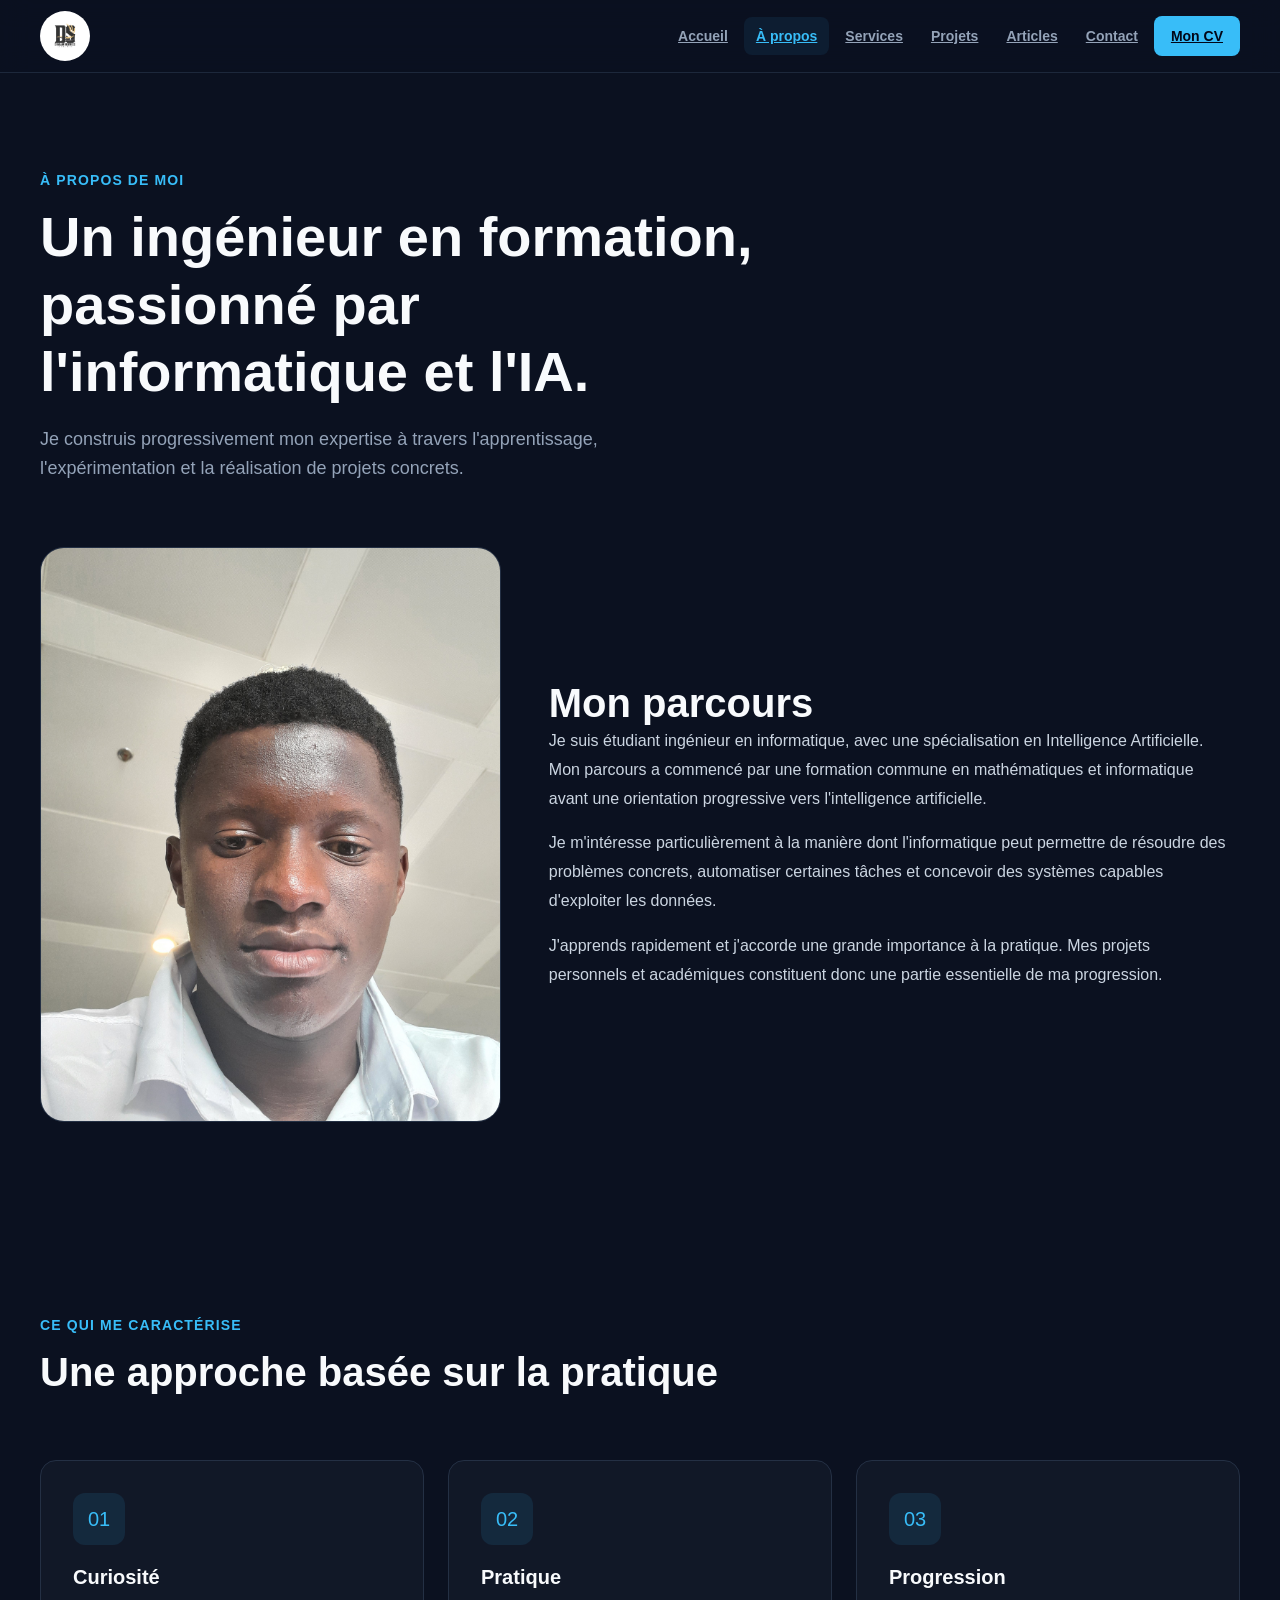
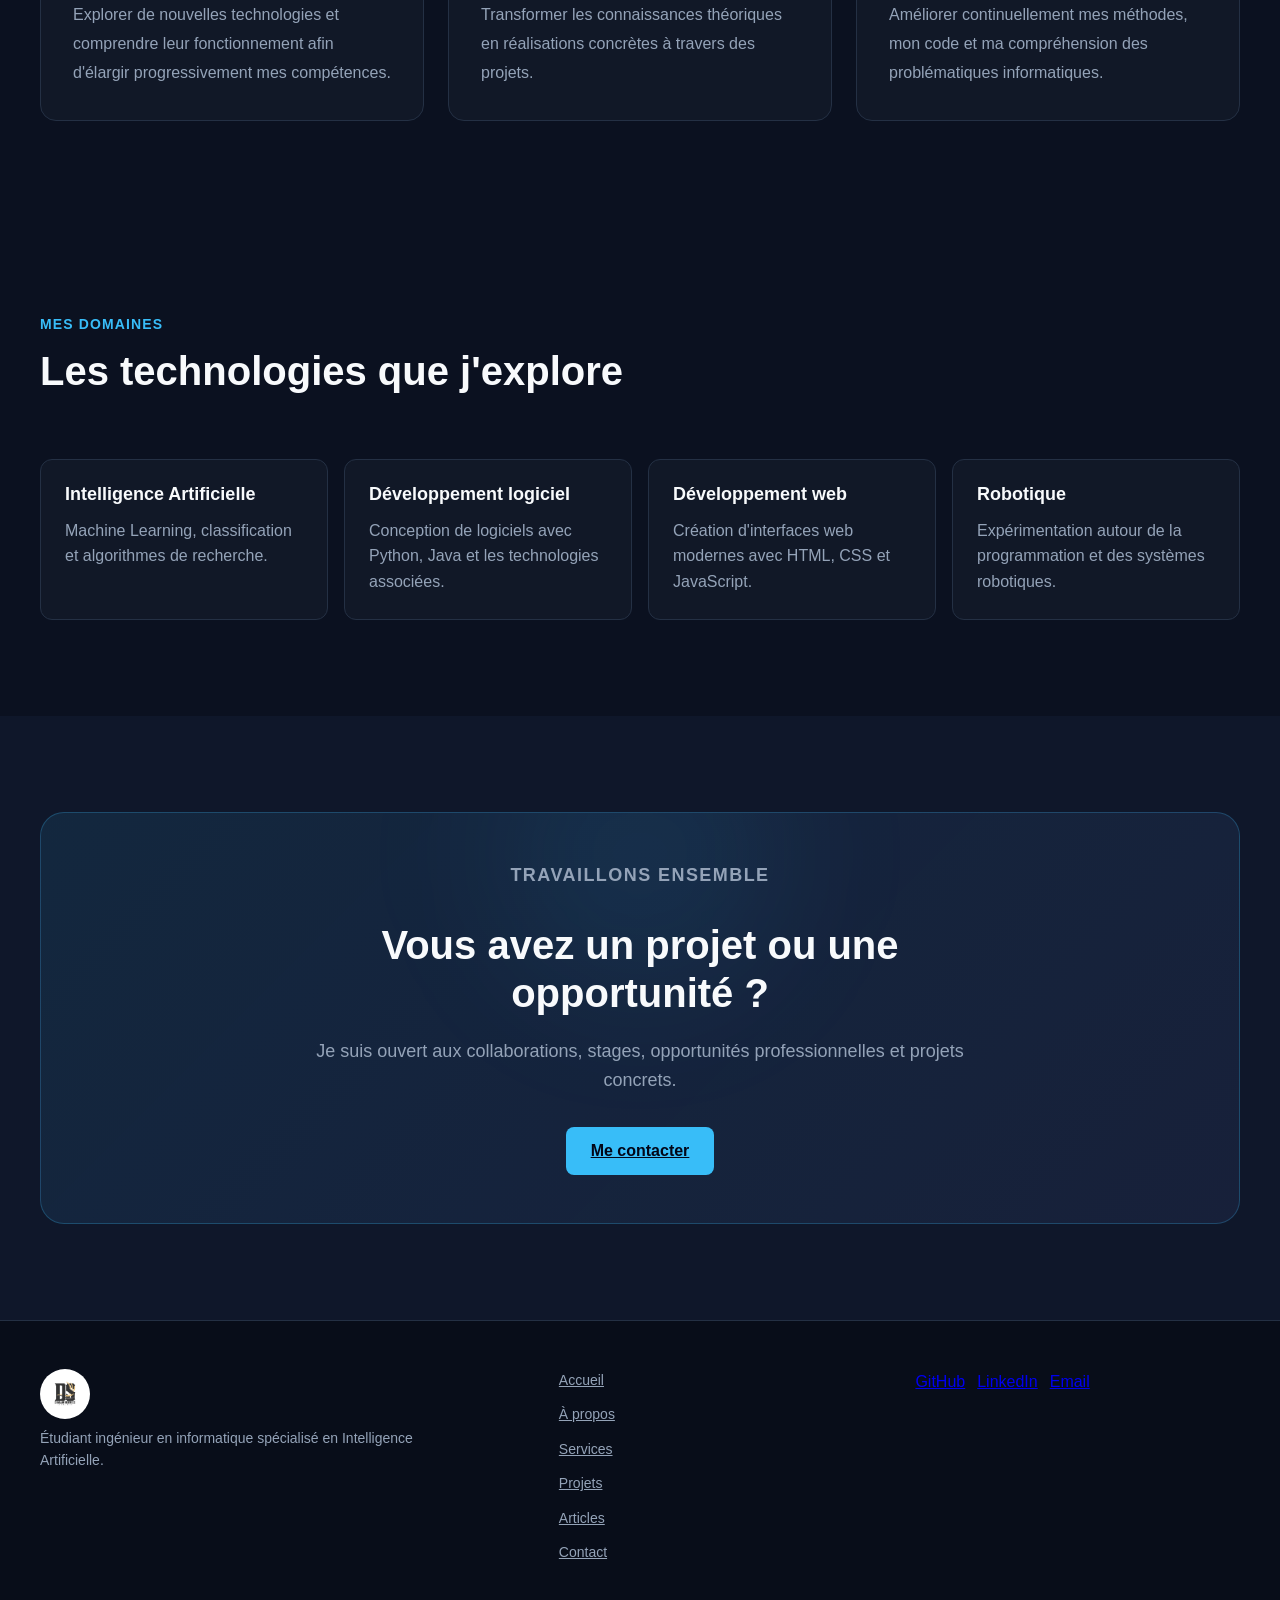
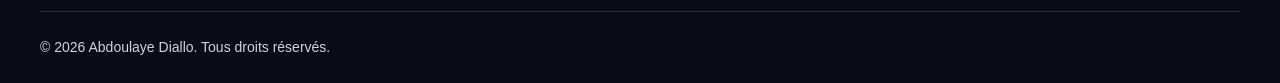
<file: pages/a-propos.html>
<!DOCTYPE html>
<html lang="fr">

<head>
    <meta charset="UTF-8">
    <meta name="viewport" content="width=device-width, initial-scale=1.0">

    <meta name="description"
        content="À propos de Abdoulaye Diallo, étudiant ingénieur en informatique spécialisé en Intelligence Artificielle.">
    <meta name="author" content="Abdoulaye Diallo">

    <title>À propos — Abdoulaye Diallo</title>

    <link rel="stylesheet" href="../css/variables.css">
    <link rel="stylesheet" href="../css/reset.css">
    <link rel="stylesheet" href="../css/base.css">
    <link rel="stylesheet" href="../css/components.css">
    <link rel="stylesheet" href="../css/sections.css">
    <link rel="stylesheet" href="../css/responsive.css">
</head>

<body>

    <header class="site-header">
        <nav class="navbar" id="main-navigation" aria-label="Navigation principale">
            <div class="navbar__container container">

                <a href="../index.html" class="navbar__logo">
                    <img src="../assets/images/icons/logo.png" alt="Logo d'Abdoulaye Diallo" class="navbar__logo-image">
                </a>

                <button class="navbar__toggle" type="button" aria-expanded="false" aria-controls="primary-navigation"
                    aria-label="Ouvrir le menu">
                    ☰
                </button>

                <div class="navbar__menu" id="primary-navigation">
                    <a href="../index.html" class="navbar__link">Accueil</a>
                    <a href="a-propos.html" class="navbar__link is-active">À propos</a>
                    <a href="services.html" class="navbar__link">Services</a>
                    <a href="projets.html" class="navbar__link">Projets</a>
                    <a href="articles.html" class="navbar__link">Articles</a>
                    <a href="contact.html" class="navbar__link">Contact</a>
                    <a href="../assets/documents/CV.pdf" class="btn btn--small btn--primary" target="_blank"
                        rel="noopener">
                        Mon CV
                    </a>
                </div>

            </div>
        </nav>
    </header>

    <main>

        <section class="section">
            <div class="container">

                <header class="section-header">
                    <p class="section-header__eyebrow">À propos de moi</p>
                    <h1 class="section-header__title">
                        Un ingénieur en formation, passionné par l'informatique et l'IA.
                    </h1>
                    <p class="section-header__description">
                        Je construis progressivement mon expertise à travers
                        l'apprentissage, l'expérimentation et la réalisation de
                        projets concrets.
                    </p>
                </header>

                <div class="about__container">

                    <div class="about__image">
                        <img src="../assets/images/profile/diallo.jpg" alt="Portrait de Diallo Abdoulaye"
                            class="hero__image">
                    </div>

                    <div class="about__content">
                        <h2>Mon parcours</h2>

                        <p>
                            Je suis étudiant ingénieur en informatique, avec une
                            spécialisation en Intelligence Artificielle. Mon
                            parcours a commencé par une formation commune en
                            mathématiques et informatique avant une orientation
                            progressive vers l'intelligence artificielle.
                        </p>

                        <p>
                            Je m'intéresse particulièrement à la manière dont
                            l'informatique peut permettre de résoudre des
                            problèmes concrets, automatiser certaines tâches et
                            concevoir des systèmes capables d'exploiter les
                            données.
                        </p>

                        <p>
                            J'apprends rapidement et j'accorde une grande
                            importance à la pratique. Mes projets personnels et
                            académiques constituent donc une partie essentielle
                            de ma progression.
                        </p>
                    </div>

                </div>

            </div>
        </section>

        <section class="section section-highlight">
            <div class="container">

                <header class="section-header">
                    <p class="section-header__eyebrow">Ce qui me caractérise</p>
                    <h2 class="section-header__title">
                        Une approche basée sur la pratique
                    </h2>
                </header>

                <div class="cards-grid cards-grid--3">

                    <article class="service-card">
                        <div class="service-card__icon">01</div>
                        <h3 class="service-card__title">Curiosité</h3>
                        <p class="service-card__description">
                            Explorer de nouvelles technologies et comprendre
                            leur fonctionnement afin d'élargir progressivement
                            mes compétences.
                        </p>
                    </article>

                    <article class="service-card">
                        <div class="service-card__icon">02</div>
                        <h3 class="service-card__title">Pratique</h3>
                        <p class="service-card__description">
                            Transformer les connaissances théoriques en
                            réalisations concrètes à travers des projets.
                        </p>
                    </article>

                    <article class="service-card">
                        <div class="service-card__icon">03</div>
                        <h3 class="service-card__title">Progression</h3>
                        <p class="service-card__description">
                            Améliorer continuellement mes méthodes, mon code et
                            ma compréhension des problématiques informatiques.
                        </p>
                    </article>

                </div>

            </div>
        </section>

        <section class="section">
            <div class="container">

                <header class="section-header">
                    <p class="section-header__eyebrow">Mes domaines</p>
                    <h2 class="section-header__title">
                        Les technologies que j'explore
                    </h2>
                </header>

                <div class="exploring-grid">

                    <article class="exploring-item">
                        <h3>Intelligence Artificielle</h3>
                        <p>
                            Machine Learning, classification et algorithmes
                            de recherche.
                        </p>
                    </article>

                    <article class="exploring-item">
                        <h3>Développement logiciel</h3>
                        <p>
                            Conception de logiciels avec Python, Java et les
                            technologies associées.
                        </p>
                    </article>

                    <article class="exploring-item">
                        <h3>Développement web</h3>
                        <p>
                            Création d'interfaces web modernes avec HTML, CSS
                            et JavaScript.
                        </p>
                    </article>

                    <article class="exploring-item">
                        <h3>Robotique</h3>
                        <p>
                            Expérimentation autour de la programmation et des
                            systèmes robotiques.
                        </p>
                    </article>

                </div>

            </div>
        </section>

        <section class="section cta">
            <div class="container cta__container">
                <div>
                    <p class="section-header__eyebrow">Travaillons ensemble</p>
                    <h2>Vous avez un projet ou une opportunité ?</h2>
                    <p>
                        Je suis ouvert aux collaborations, stages, opportunités
                        professionnelles et projets concrets.
                    </p>
                </div>

                <a href="contact.html" class="btn btn--primary">
                    Me contacter
                </a>
            </div>
        </section>

    </main>

    <footer class="site-footer">
        <div class="site-footer__container container">

            <div class="site-footer__brand">
                <a href="../index.html" class="navbar__logo">
                    <img src="../assets/images/icons/logo.png" alt="logo d'Abdoulaye Diallo" class="navbar__logo-image">
                </a>
                <p>
                    Étudiant ingénieur en informatique spécialisé en
                    Intelligence Artificielle.
                </p>
            </div>

            <div class="site-footer__links">
                <a href="../index.html">Accueil</a>
                <a href="a-propos.html">À propos</a>
                <a href="services.html">Services</a>
                <a href="projets.html">Projets</a>
                <a href="articles.html">Articles</a>
                <a href="contact.html">Contact</a>
            </div>

            <div class="site-footer__socials">
                <a href="https://github.com/engineerdiallo" target="_blank" rel="noopener noreferrer">
                    GitHub
                </a>

                <a href="https://www.linkedin.com/in/engineer-diallo" target="_blank" rel="noopener noreferrer">
                    LinkedIn
                </a>

                <a href="mailto:engineerdiallo@gmail.com">
                    Email
                </a>
            </div>

        </div>

        <div class="site-footer__bottom container">
            <p>
                © <span data-current-year></span> Abdoulaye Diallo.
                Tous droits réservés.
            </p>
        </div>
    </footer>

    <script src="../js/navigation.js"></script>
    <script src="../js/main.js"></script>

</body>

</html>
</file>
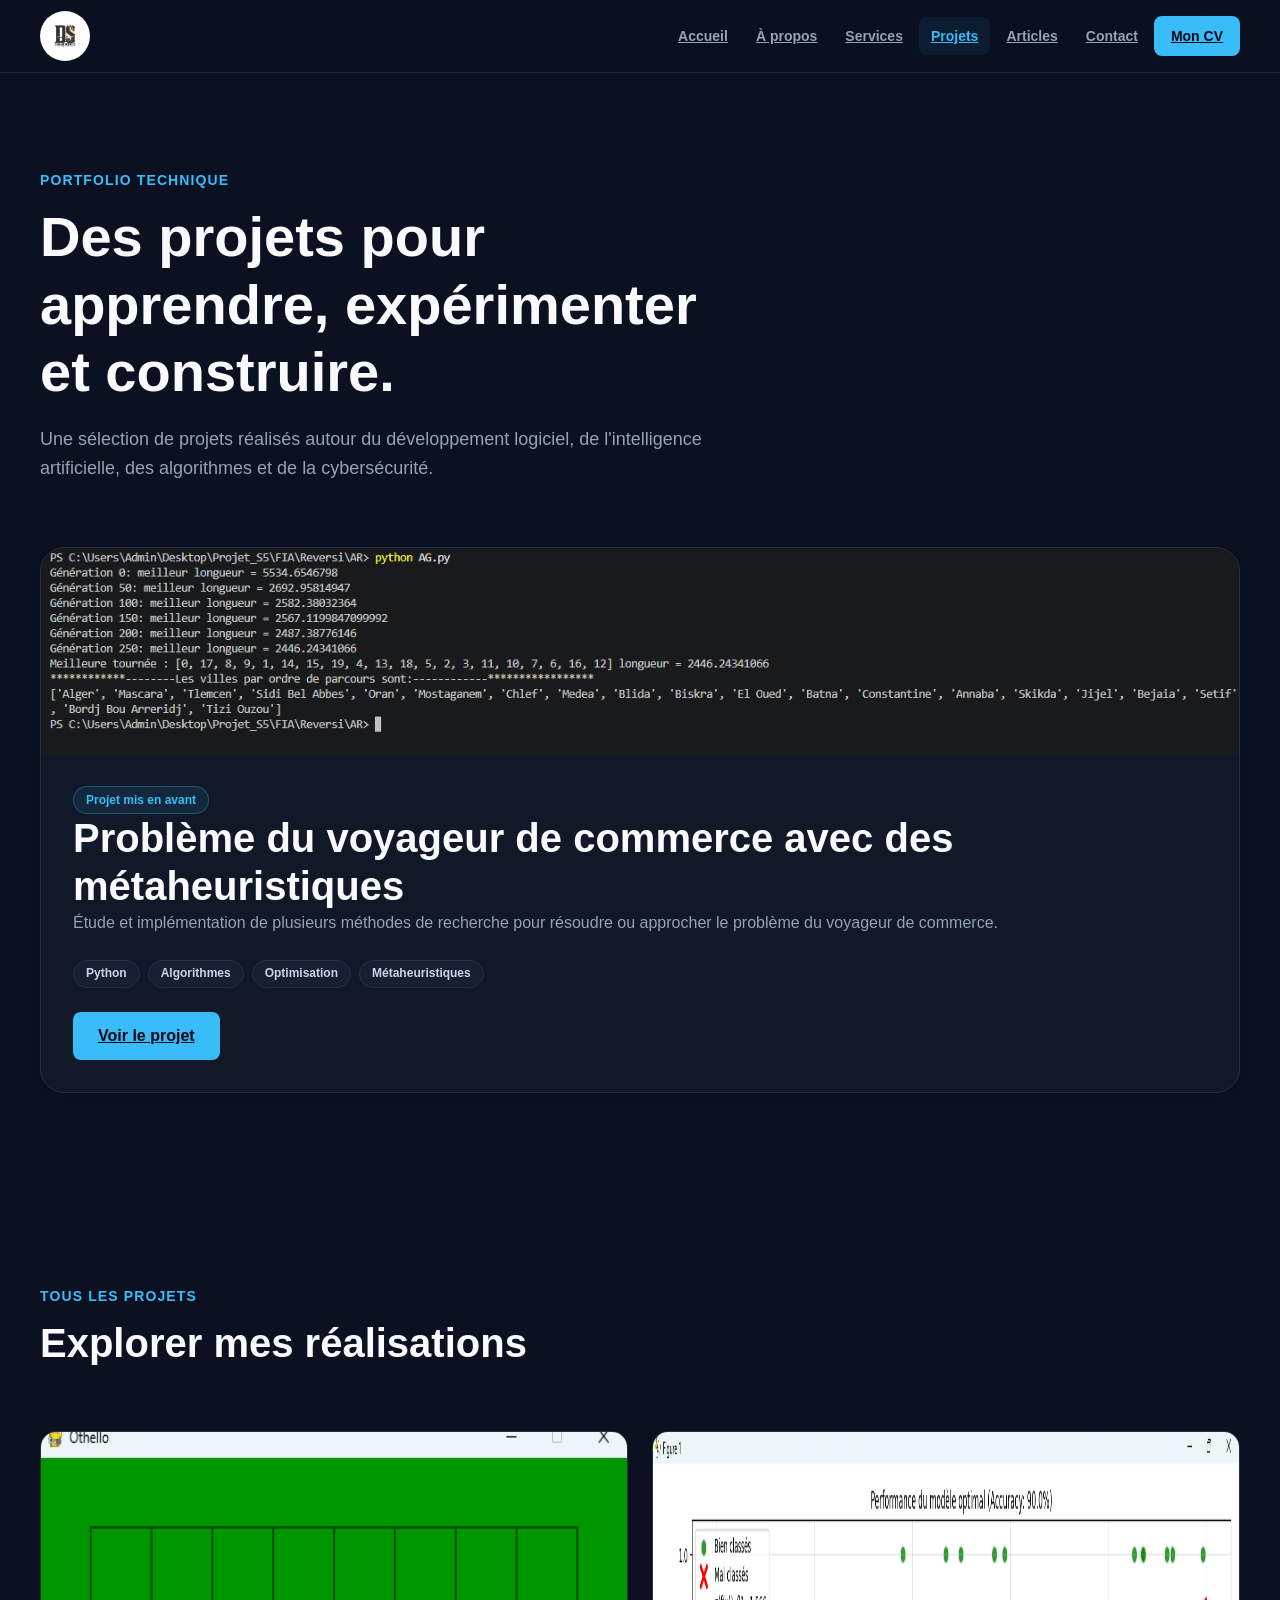
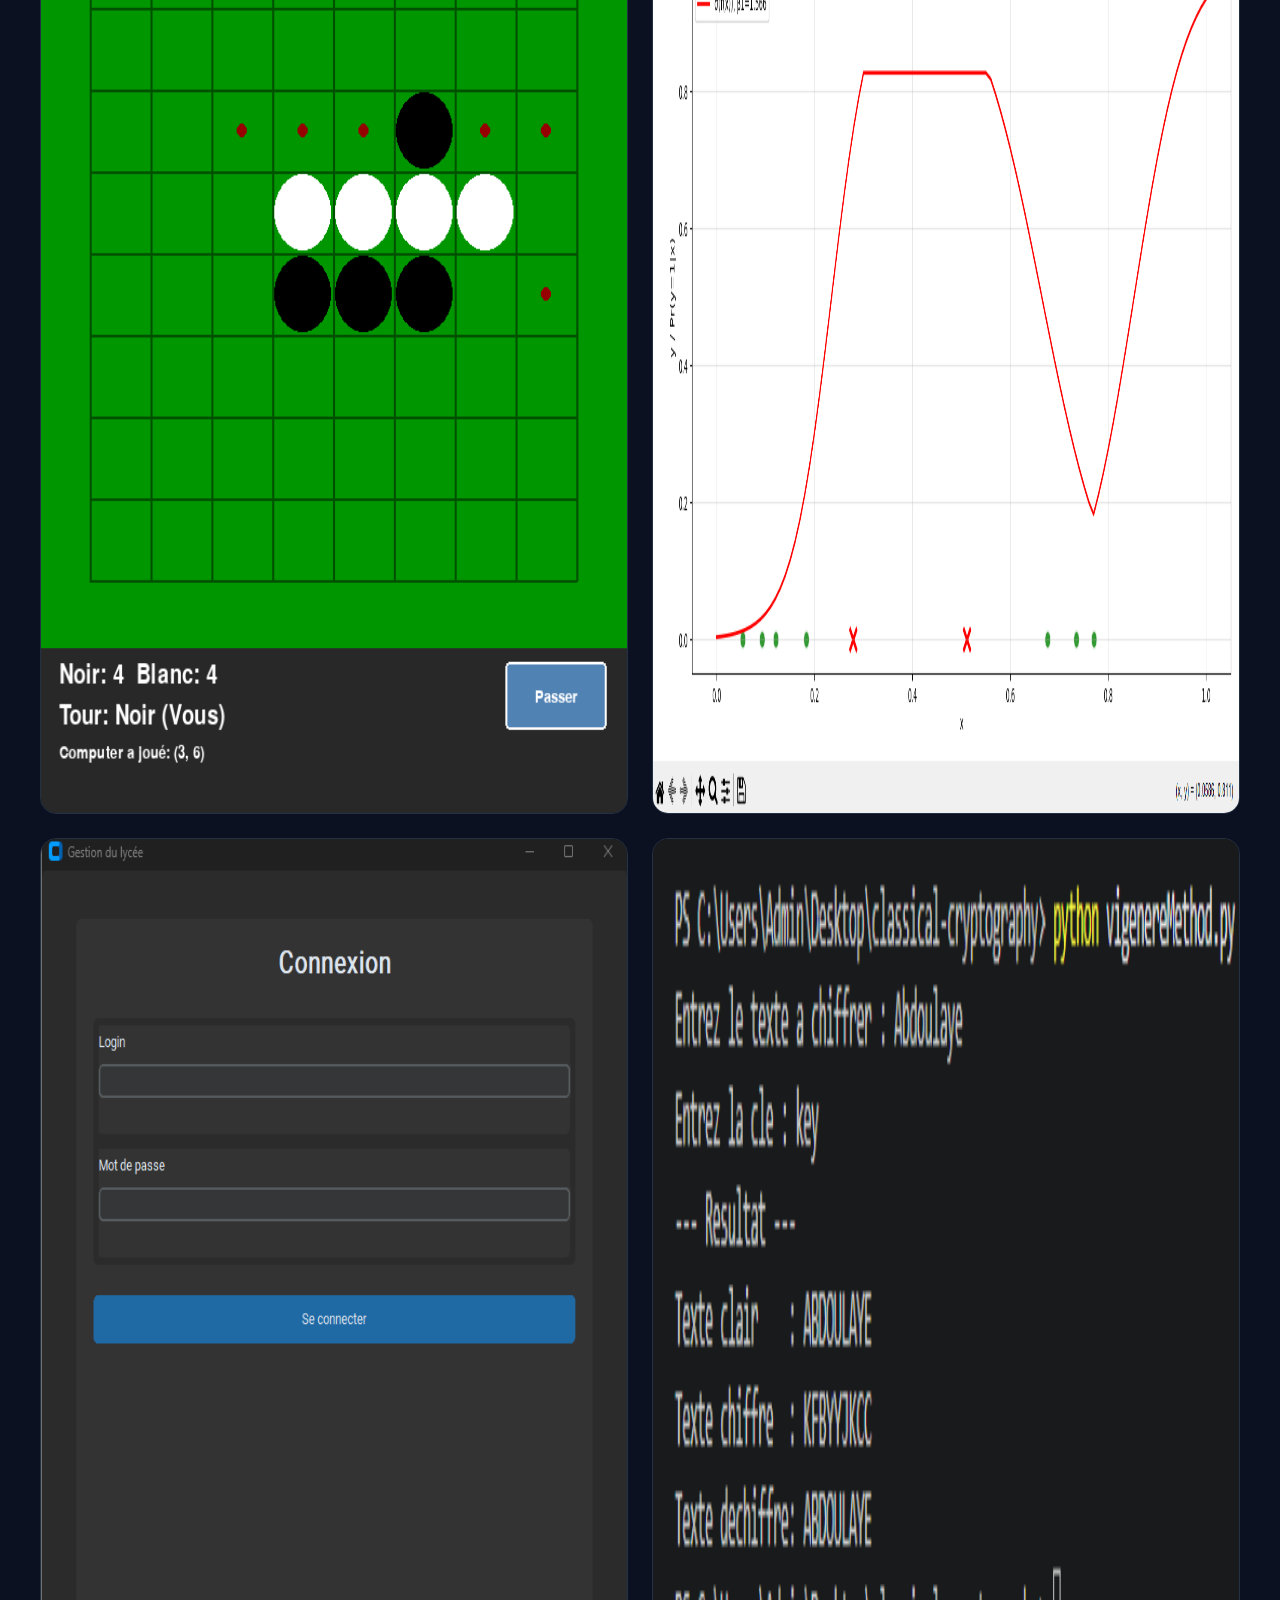
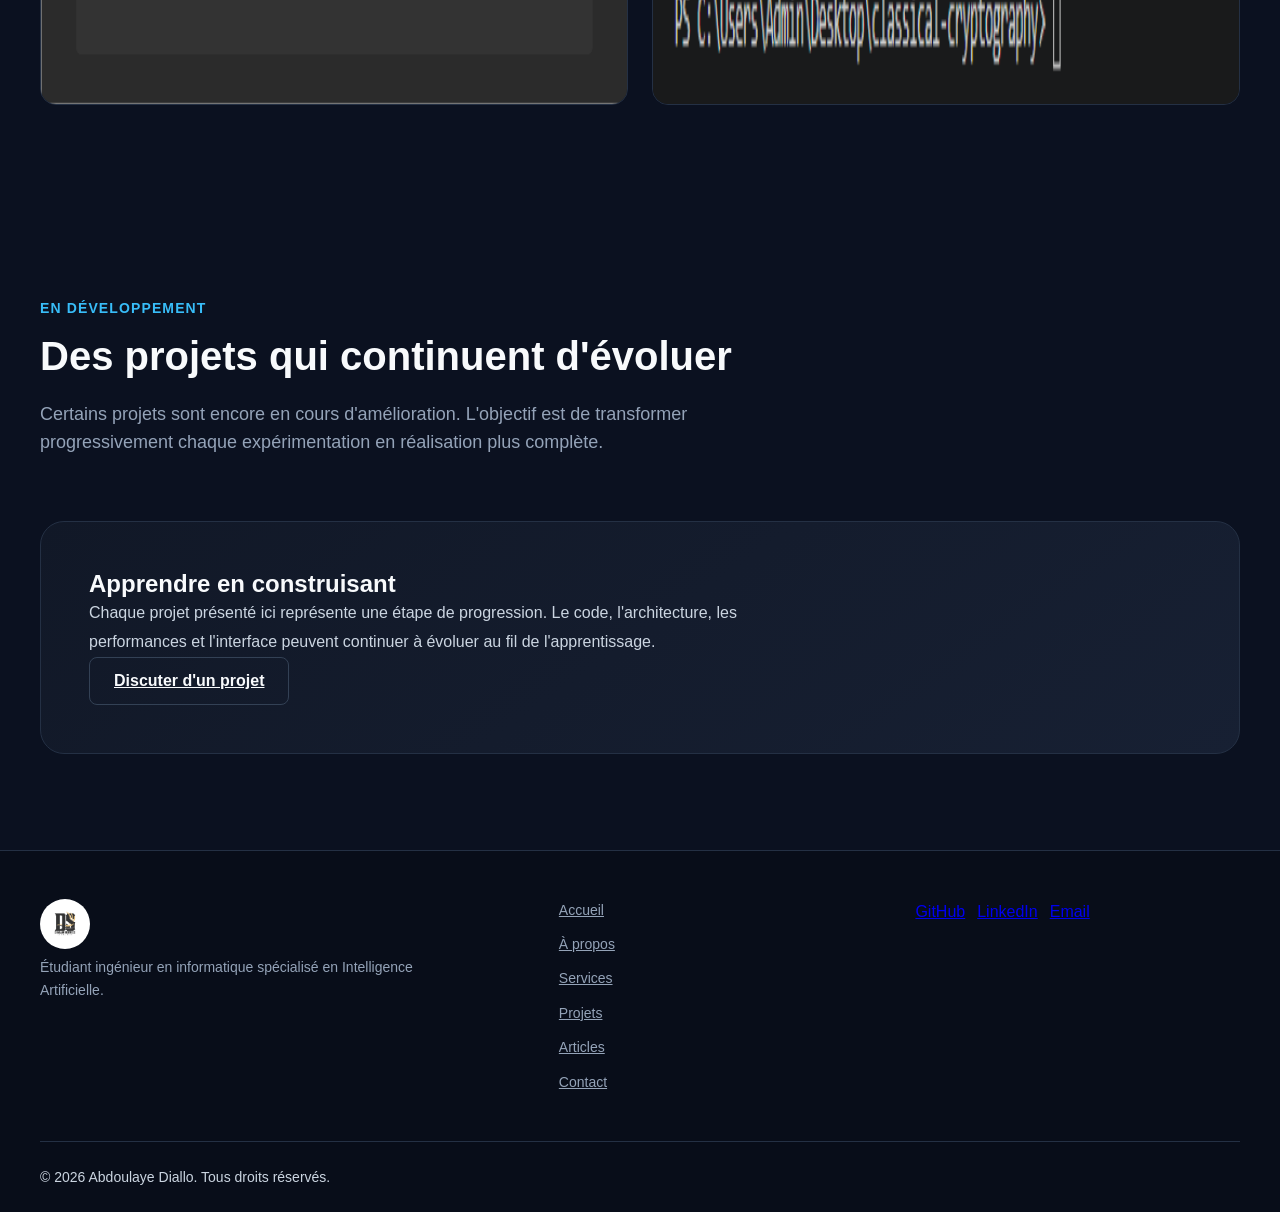
<file: pages/projets.html>
<!DOCTYPE html>
<html lang="fr">

<head>
    <meta charset="UTF-8">
    <meta name="viewport" content="width=device-width, initial-scale=1.0">

    <meta name="description"
        content="Découvrez les projets informatiques et d'intelligence artificielle réalisés par Abdoulaye Diallo.">
    <meta name="author" content="Abdoulaye Diallo">

    <title>Projets — Abdoulaye Diallo</title>

    <link rel="stylesheet" href="../css/variables.css">
    <link rel="stylesheet" href="../css/reset.css">
    <link rel="stylesheet" href="../css/base.css">
    <link rel="stylesheet" href="../css/components.css">
    <link rel="stylesheet" href="../css/sections.css">
    <link rel="stylesheet" href="../css/responsive.css">
</head>

<body>

    <header class="site-header">
        <nav class="navbar" id="main-navigation" aria-label="Navigation principale">
            <div class="navbar__container container">

                <a href="../index.html" class="navbar__logo">
                    <img src="../assets/images/icons/logo.png" alt="Logo d'Abdoulaye Diallo" class="navbar__logo-image">
                </a>

                <button class="navbar__toggle" type="button" aria-expanded="false" aria-controls="primary-navigation"
                    aria-label="Ouvrir le menu">
                    ☰
                </button>

                <div class="navbar__menu" id="primary-navigation">
                    <a href="../index.html" class="navbar__link">Accueil</a>
                    <a href="a-propos.html" class="navbar__link">À propos</a>
                    <a href="services.html" class="navbar__link">Services</a>
                    <a href="projets.html" class="navbar__link is-active">Projets</a>
                    <a href="articles.html" class="navbar__link">Articles</a>
                    <a href="contact.html" class="navbar__link">Contact</a>
                    <a href="../assets/documents/CV.pdf" class="btn btn--small btn--primary" target="_blank"
                        rel="noopener">
                        Mon CV
                    </a>
                </div>

            </div>
        </nav>
    </header>

    <main>

        <section class="section">
            <div class="container">

                <header class="section-header">
                    <p class="section-header__eyebrow">Portfolio technique</p>
                    <h1 class="section-header__title">
                        Des projets pour apprendre, expérimenter et construire.
                    </h1>
                    <p class="section-header__description">
                        Une sélection de projets réalisés autour du développement
                        logiciel, de l'intelligence artificielle, des algorithmes
                        et de la cybersécurité.
                    </p>
                </header>

                <article class="project-featured">

                    <div class="project-featured__image">
                        <img src="../assets/images/projects/tsp/AG.png"
                            alt="Aperçu du projet TSP avec métaheuristiques">
                    </div>

                    <div class="project-featured__content">
                        <span class="badge badge--primary">
                            Projet mis en avant
                        </span>

                        <h2>
                            Problème du voyageur de commerce avec des métaheuristiques
                        </h2>

                        <p>
                            Étude et implémentation de plusieurs méthodes de
                            recherche pour résoudre ou approcher le problème du
                            voyageur de commerce.
                        </p>

                        <div class="project-card__tags">
                            <span class="tag">Python</span>
                            <span class="tag">Algorithmes</span>
                            <span class="tag">Optimisation</span>
                            <span class="tag">Métaheuristiques</span>
                        </div>

                        <a href="../projets/tsp-metaheuristiques.html" class="btn btn--primary">
                            Voir le projet
                        </a>
                    </div>

                </article>

            </div>
        </section>

        <section class="section section-highlight">
            <div class="container">

                <header class="section-header">
                    <p class="section-header__eyebrow">Tous les projets</p>
                    <h2 class="section-header__title">
                        Explorer mes réalisations
                    </h2>
                </header>

                <div class="projects-grid">

                    <article class="project-card">
                        <a href="../projets/othello.html" class="project-card__image">
                            <img src="../assets/images/projects/othello/othello2.png" alt="Aperçu du jeu Othello">
                        </a>

                        <div class="project-card__content">
                            <span class="project-card__category">
                                Intelligence artificielle
                            </span>

                            <h3 class="project-card__title">
                                Jeu Othello avec Minimax
                            </h3>

                            <p class="project-card__description">
                                Implémentation d'un joueur artificiel utilisant
                                Minimax et l'élagage alpha-bêta.
                            </p>

                            <div class="project-card__tags">
                                <span class="tag">Python</span>
                                <span class="tag">Minimax</span>
                                <span class="tag">IA</span>
                            </div>

                            <a href="../projets/othello.html" class="text-link">
                                Découvrir le projet →
                            </a>
                        </div>
                    </article>

                    <article class="project-card">
                        <a href="../projetS/classification.html" class="project-card__image">
                            <img src="../assets/images/projects/classification/image5.png"
                                alt="Aperçu du projet de classification binaire">
                        </a>

                        <div class="project-card__content">
                            <span class="project-card__category">
                                Machine Learning
                            </span>

                            <h3 class="project-card__title">
                                Classification binaire
                            </h3>

                            <p class="project-card__description">
                                Étude d'un problème de classification binaire
                                et expérimentation de méthodes d'apprentissage.
                            </p>

                            <div class="project-card__tags">
                                <span class="tag">Python</span>
                                <span class="tag">Machine Learning</span>
                                <span class="tag">Classification</span>
                            </div>

                            <a href="../projets/classification.html" class="text-link">
                                Découvrir le projet →
                            </a>
                        </div>
                    </article>

                    <article class="project-card">
                        <a href="../projets/gestionnaire_scolaire.html" class="project-card__image">
                            <img src="../assets/images/projects/gestionnaire_scolaire/gestion2.png"
                                alt="Aperçu du gestionnaire de notes">
                        </a>

                        <div class="project-card__content">
                            <span class="project-card__category">
                                Développement logiciel
                            </span>

                            <h3 class="project-card__title">
                                Gestionnaire de notes
                            </h3>

                            <p class="project-card__description">
                                Application desktop destinée à faciliter la
                                gestion des élèves, notes et résultats scolaires.
                            </p>

                            <div class="project-card__tags">
                                <span class="tag">Python</span>
                                <span class="tag">SQLAlchemy</span>
                                <span class="tag">SQLite</span>
                            </div>

                            <a href="../projets/gestionnaire_scolaire.html" class="text-link">
                                Découvrir le projet →
                            </a>
                        </div>
                    </article>

                    <article class="project-card">
                        <a href="../projets/cryptographie.html" class="project-card__image">
                            <img src="../assets/images/projects/cryptographie/vigenereMethod.png"
                                alt="Aperçu du projet de cryptographie classique">
                        </a>

                        <div class="project-card__content">
                            <span class="project-card__category">
                                Cryptographie
                            </span>

                            <h3 class="project-card__title">
                                Algorithmes cryptographiques classiques
                            </h3>

                            <p class="project-card__description">
                                Implémentation et expérimentation de plusieurs
                                techniques de chiffrement classiques.
                            </p>

                            <div class="project-card__tags">
                                <span class="tag">Python</span>
                                <span class="tag">César</span>
                                <span class="tag">Vigenère</span>
                                <span class="tag">Hill</span>
                            </div>

                            <a href="../projets/cryptographie.html" class="text-link">
                                Découvrir le projet →
                            </a>
                        </div>
                    </article>

                </div>

            </div>
        </section>

        <section class="section">
            <div class="container">

                <header class="section-header">
                    <p class="section-header__eyebrow">En développement</p>
                    <h2 class="section-header__title">
                        Des projets qui continuent d'évoluer
                    </h2>
                    <p class="section-header__description">
                        Certains projets sont encore en cours d'amélioration.
                        L'objectif est de transformer progressivement chaque
                        expérimentation en réalisation plus complète.
                    </p>
                </header>

                <div class="goals__container">

                    <div class="goals__content">
                        <h3>
                            Apprendre en construisant
                        </h3>

                        <p>
                            Chaque projet présenté ici représente une étape de
                            progression. Le code, l'architecture, les performances
                            et l'interface peuvent continuer à évoluer au fil de
                            l'apprentissage.
                        </p>

                        <a href="contact.html" class="btn btn--secondary">
                            Discuter d'un projet
                        </a>
                    </div>

                </div>

            </div>
        </section>

    </main>

    <footer class="site-footer">
        <div class="site-footer__container container">

            <div class="site-footer__brand">
                <a href="../index.html" class="navbar__logo">
                    <img src="../assets/images/icons/logo.png" alt="logo d'Abdoulaye Diallo" class="navbar__logo-image">
                </a>
                <p>
                    Étudiant ingénieur en informatique spécialisé en
                    Intelligence Artificielle.
                </p>
            </div>

            <div class="site-footer__links">
                <a href="../index.html">Accueil</a>
                <a href="a-propos.html">À propos</a>
                <a href="services.html">Services</a>
                <a href="projets.html">Projets</a>
                <a href="articles.html">Articles</a>
                <a href="contact.html">Contact</a>
            </div>

            <div class="site-footer__socials">
                <a href="https://github.com/engineerdiallo" target="_blank" rel="noopener noreferrer">
                    GitHub
                </a>

                <a href="https://www.linkedin.com/in/engineer-diallo" target="_blank" rel="noopener noreferrer">
                    LinkedIn
                </a>

                <a href="mailto:engineerdiallo@gmail.com">
                    Email
                </a>
            </div>

        </div>

        <div class="site-footer__bottom container">
            <p>
                © <span data-current-year></span> Abdoulaye Diallo.
                Tous droits réservés.
            </p>
        </div>
    </footer>

    <script src="../js/navigation.js"></script>
    <script src="../js/projects.js"></script>
    <script src="../js/main.js"></script>

</body>

</html>
</file>
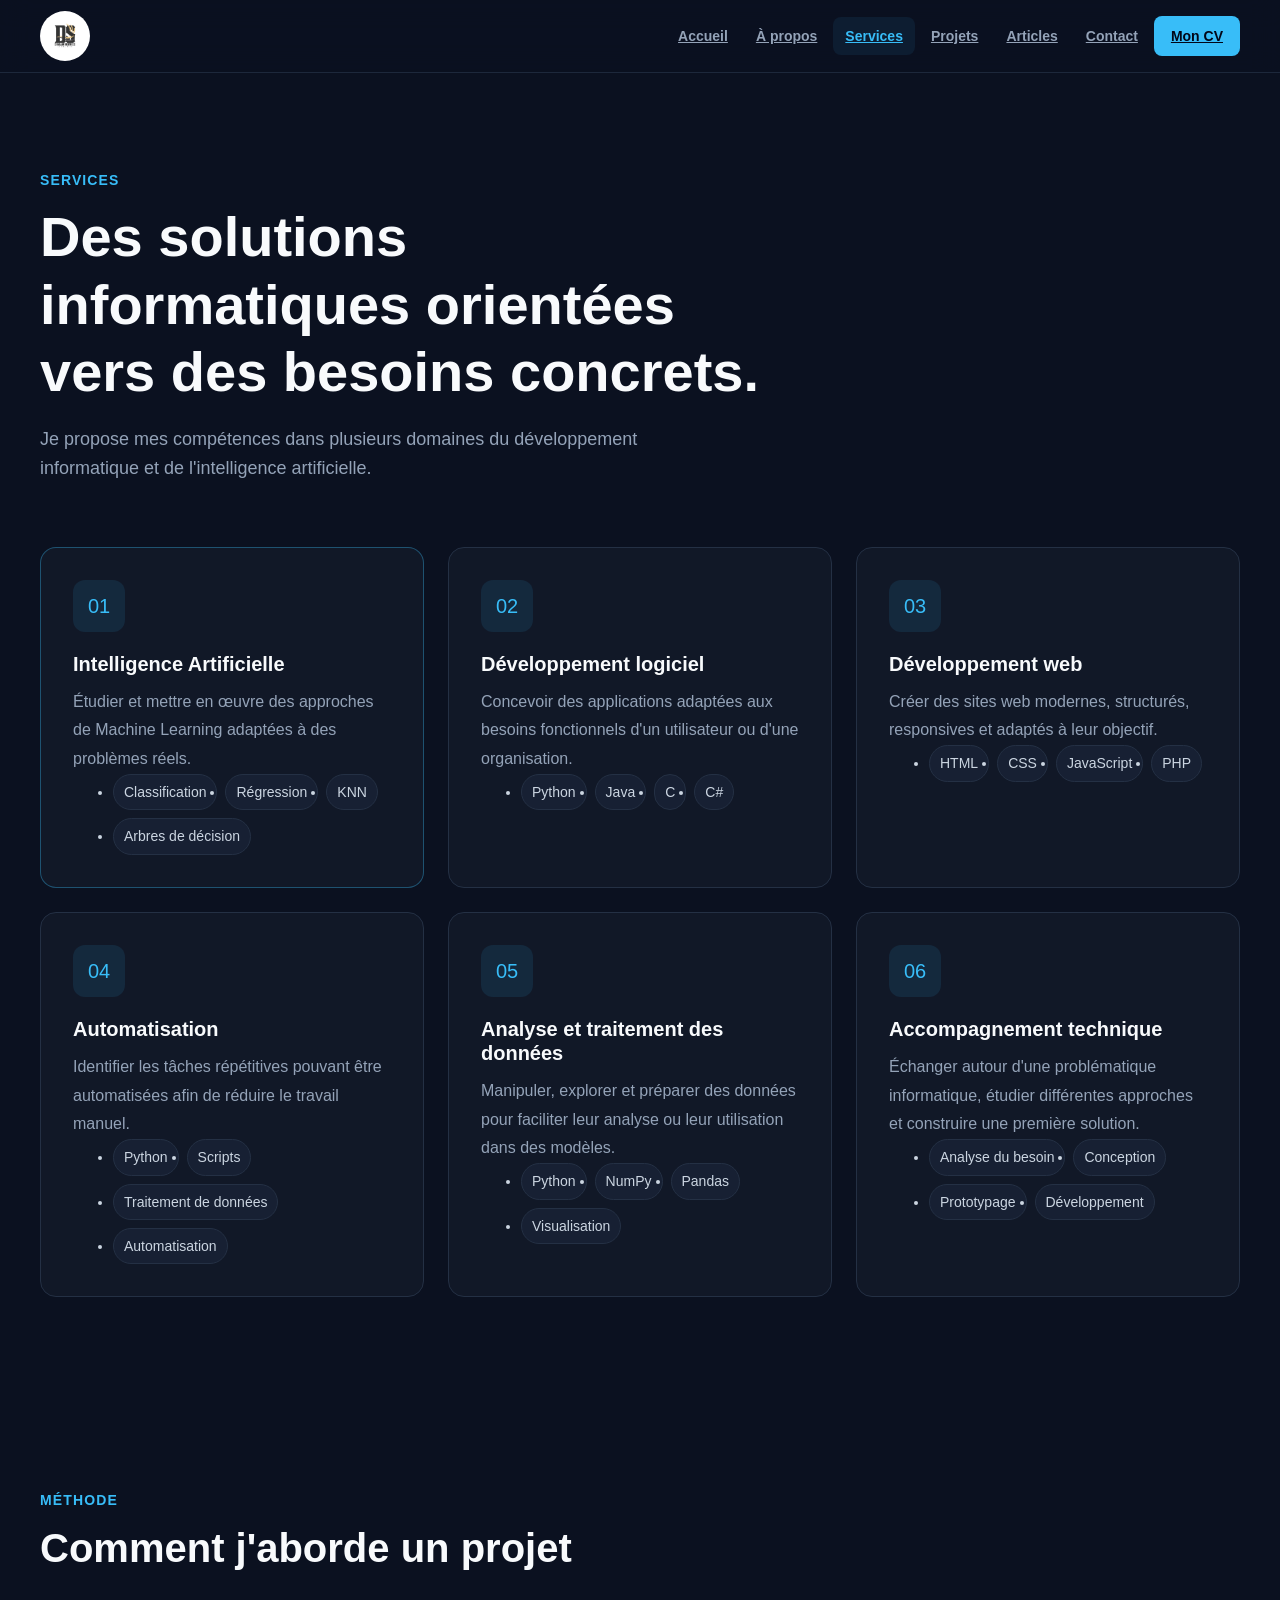
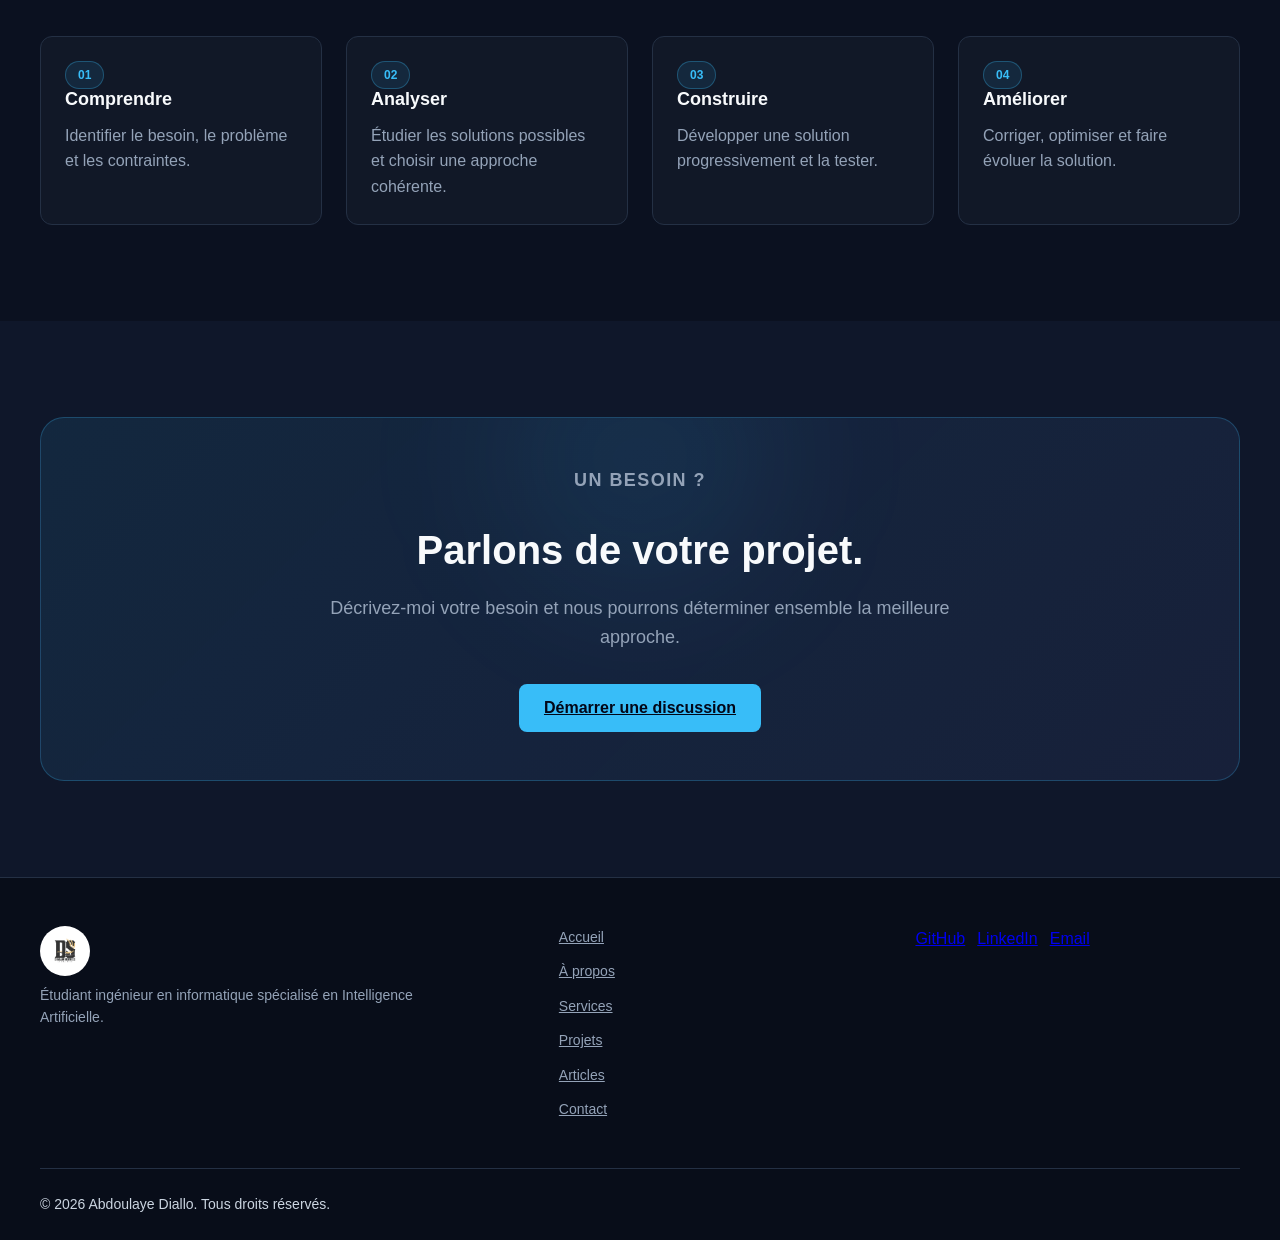
<file: pages/services.html>
<!DOCTYPE html>
<html lang="fr">

<head>
    <meta charset="UTF-8">
    <meta name="viewport" content="width=device-width, initial-scale=1.0">

    <meta name="description"
        content="Services proposés par Abdoulaye Diallo : intelligence artificielle, développement logiciel, automatisation et développement web.">
    <meta name="author" content="Abdoulaye Diallo">

    <title>Services — Abdoulaye Diallo</title>

    <link rel="stylesheet" href="../css/variables.css">
    <link rel="stylesheet" href="../css/reset.css">
    <link rel="stylesheet" href="../css/base.css">
    <link rel="stylesheet" href="../css/components.css">
    <link rel="stylesheet" href="../css/sections.css">
    <link rel="stylesheet" href="../css/responsive.css">
</head>

<body>

    <header class="site-header">
        <nav class="navbar" id="main-navigation" aria-label="Navigation principale">
            <div class="navbar__container container">

                <a href="../index.html" class="navbar__logo">
                    <img src="../assets/images/icons/logo.png" alt="Logo d'Abdoulaye Diallo" class="navbar__logo-image">
                </a>

                <button class="navbar__toggle" type="button" aria-expanded="false" aria-controls="primary-navigation"
                    aria-label="Ouvrir le menu">
                    ☰
                </button>

                <div class="navbar__menu" id="primary-navigation">
                    <a href="../index.html" class="navbar__link">Accueil</a>
                    <a href="a-propos.html" class="navbar__link">À propos</a>
                    <a href="services.html" class="navbar__link is-active">Services</a>
                    <a href="projets.html" class="navbar__link">Projets</a>
                    <a href="articles.html" class="navbar__link">Articles</a>
                    <a href="contact.html" class="navbar__link">Contact</a>
                    <a href="../assets/documents/CV.pdf" class="btn btn--small btn--primary"
                        target="_blank" rel="noopener">
                        Mon CV
                    </a>
                </div>

            </div>
        </nav>
    </header>

    <main>

        <section class="section">
            <div class="container">

                <header class="section-header">
                    <p class="section-header__eyebrow">Services</p>
                    <h1 class="section-header__title">
                        Des solutions informatiques orientées vers des besoins concrets.
                    </h1>
                    <p class="section-header__description">
                        Je propose mes compétences dans plusieurs domaines du
                        développement informatique et de l'intelligence
                        artificielle.
                    </p>
                </header>

                <div class="cards-grid cards-grid--3">

                    <article class="service-card service-card--featured">
                        <div class="service-card__icon">01</div>
                        <h2 class="service-card__title">
                            Intelligence Artificielle
                        </h2>
                        <p class="service-card__description">
                            Étudier et mettre en œuvre des approches de Machine
                            Learning adaptées à des problèmes réels.
                        </p>

                        <ul class="skill-list">
                            <li>Classification</li>
                            <li>Régression</li>
                            <li>KNN</li>
                            <li>Arbres de décision</li>
                        </ul>
                    </article>

                    <article class="service-card">
                        <div class="service-card__icon">02</div>
                        <h2 class="service-card__title">
                            Développement logiciel
                        </h2>
                        <p class="service-card__description">
                            Concevoir des applications adaptées aux besoins
                            fonctionnels d'un utilisateur ou d'une organisation.
                        </p>

                        <ul class="skill-list">
                            <li>Python</li>
                            <li>Java</li>
                            <li>C</li>
                            <li>C#</li>
                        </ul>
                    </article>

                    <article class="service-card">
                        <div class="service-card__icon">03</div>
                        <h2 class="service-card__title">
                            Développement web
                        </h2>
                        <p class="service-card__description">
                            Créer des sites web modernes, structurés,
                            responsives et adaptés à leur objectif.
                        </p>

                        <ul class="skill-list">
                            <li>HTML</li>
                            <li>CSS</li>
                            <li>JavaScript</li>
                            <li>PHP</li>
                        </ul>
                    </article>

                    <article class="service-card">
                        <div class="service-card__icon">04</div>
                        <h2 class="service-card__title">
                            Automatisation
                        </h2>
                        <p class="service-card__description">
                            Identifier les tâches répétitives pouvant être
                            automatisées afin de réduire le travail manuel.
                        </p>

                        <ul class="skill-list">
                            <li>Python</li>
                            <li>Scripts</li>
                            <li>Traitement de données</li>
                            <li>Automatisation</li>
                        </ul>
                    </article>

                    <article class="service-card">
                        <div class="service-card__icon">05</div>
                        <h2 class="service-card__title">
                            Analyse et traitement des données
                        </h2>
                        <p class="service-card__description">
                            Manipuler, explorer et préparer des données pour
                            faciliter leur analyse ou leur utilisation dans des
                            modèles.
                        </p>

                        <ul class="skill-list">
                            <li>Python</li>
                            <li>NumPy</li>
                            <li>Pandas</li>
                            <li>Visualisation</li>
                        </ul>
                    </article>

                    <article class="service-card">
                        <div class="service-card__icon">06</div>
                        <h2 class="service-card__title">
                            Accompagnement technique
                        </h2>
                        <p class="service-card__description">
                            Échanger autour d'une problématique informatique,
                            étudier différentes approches et construire une
                            première solution.
                        </p>

                        <ul class="skill-list">
                            <li>Analyse du besoin</li>
                            <li>Conception</li>
                            <li>Prototypage</li>
                            <li>Développement</li>
                        </ul>
                    </article>

                </div>

            </div>
        </section>

        <section class="section section-highlight">
            <div class="container">

                <header class="section-header">
                    <p class="section-header__eyebrow">Méthode</p>
                    <h2 class="section-header__title">
                        Comment j'aborde un projet
                    </h2>
                </header>

                <div class="cards-grid cards-grid--4">

                    <article class="exploring-item">
                        <span class="badge badge--primary">01</span>
                        <h3>Comprendre</h3>
                        <p>
                            Identifier le besoin, le problème et les contraintes.
                        </p>
                    </article>

                    <article class="exploring-item">
                        <span class="badge badge--primary">02</span>
                        <h3>Analyser</h3>
                        <p>
                            Étudier les solutions possibles et choisir une
                            approche cohérente.
                        </p>
                    </article>

                    <article class="exploring-item">
                        <span class="badge badge--primary">03</span>
                        <h3>Construire</h3>
                        <p>
                            Développer une solution progressivement et la tester.
                        </p>
                    </article>

                    <article class="exploring-item">
                        <span class="badge badge--primary">04</span>
                        <h3>Améliorer</h3>
                        <p>
                            Corriger, optimiser et faire évoluer la solution.
                        </p>
                    </article>

                </div>

            </div>
        </section>

        <section class="section cta">
            <div class="container cta__container">

                <div>
                    <p class="section-header__eyebrow">Un besoin ?</p>
                    <h2>Parlons de votre projet.</h2>
                    <p>
                        Décrivez-moi votre besoin et nous pourrons déterminer
                        ensemble la meilleure approche.
                    </p>
                </div>

                <a href="contact.html" class="btn btn--primary">
                    Démarrer une discussion
                </a>

            </div>
        </section>

    </main>

    <footer class="site-footer">
        <div class="site-footer__container container">

            <div class="site-footer__brand">
                <a href="../index.html" class="navbar__logo">
                    <img src="../assets/images/icons/logo.png" alt="logo d'Abdoulaye Diallo" class="navbar__logo-image">
                </a>
                <p>
                    Étudiant ingénieur en informatique spécialisé en
                    Intelligence Artificielle.
                </p>
            </div>

            <div class="site-footer__links">
                <a href="../index.html">Accueil</a>
                <a href="a-propos.html">À propos</a>
                <a href="services.html">Services</a>
                <a href="projets.html">Projets</a>
                <a href="articles.html">Articles</a>
                <a href="contact.html">Contact</a>
            </div>

            <div class="site-footer__socials">
                <a href="https://github.com/engineerdiallo" target="_blank" rel="noopener noreferrer">
                    GitHub
                </a>

                <a href="https://www.linkedin.com/in/engineer-diallo" target="_blank" rel="noopener noreferrer">
                    LinkedIn
                </a>

                <a href="mailto:engineerdiallo@gmail.com">
                    Email
                </a>
            </div>

        </div>

        <div class="site-footer__bottom container">
            <p>
                © <span data-current-year></span> Abdoulaye Diallo.
                Tous droits réservés.
            </p>
        </div>
    </footer>

    <script src="../js/navigation.js"></script>
    <script src="../js/main.js"></script>

</body>

</html>
</file>
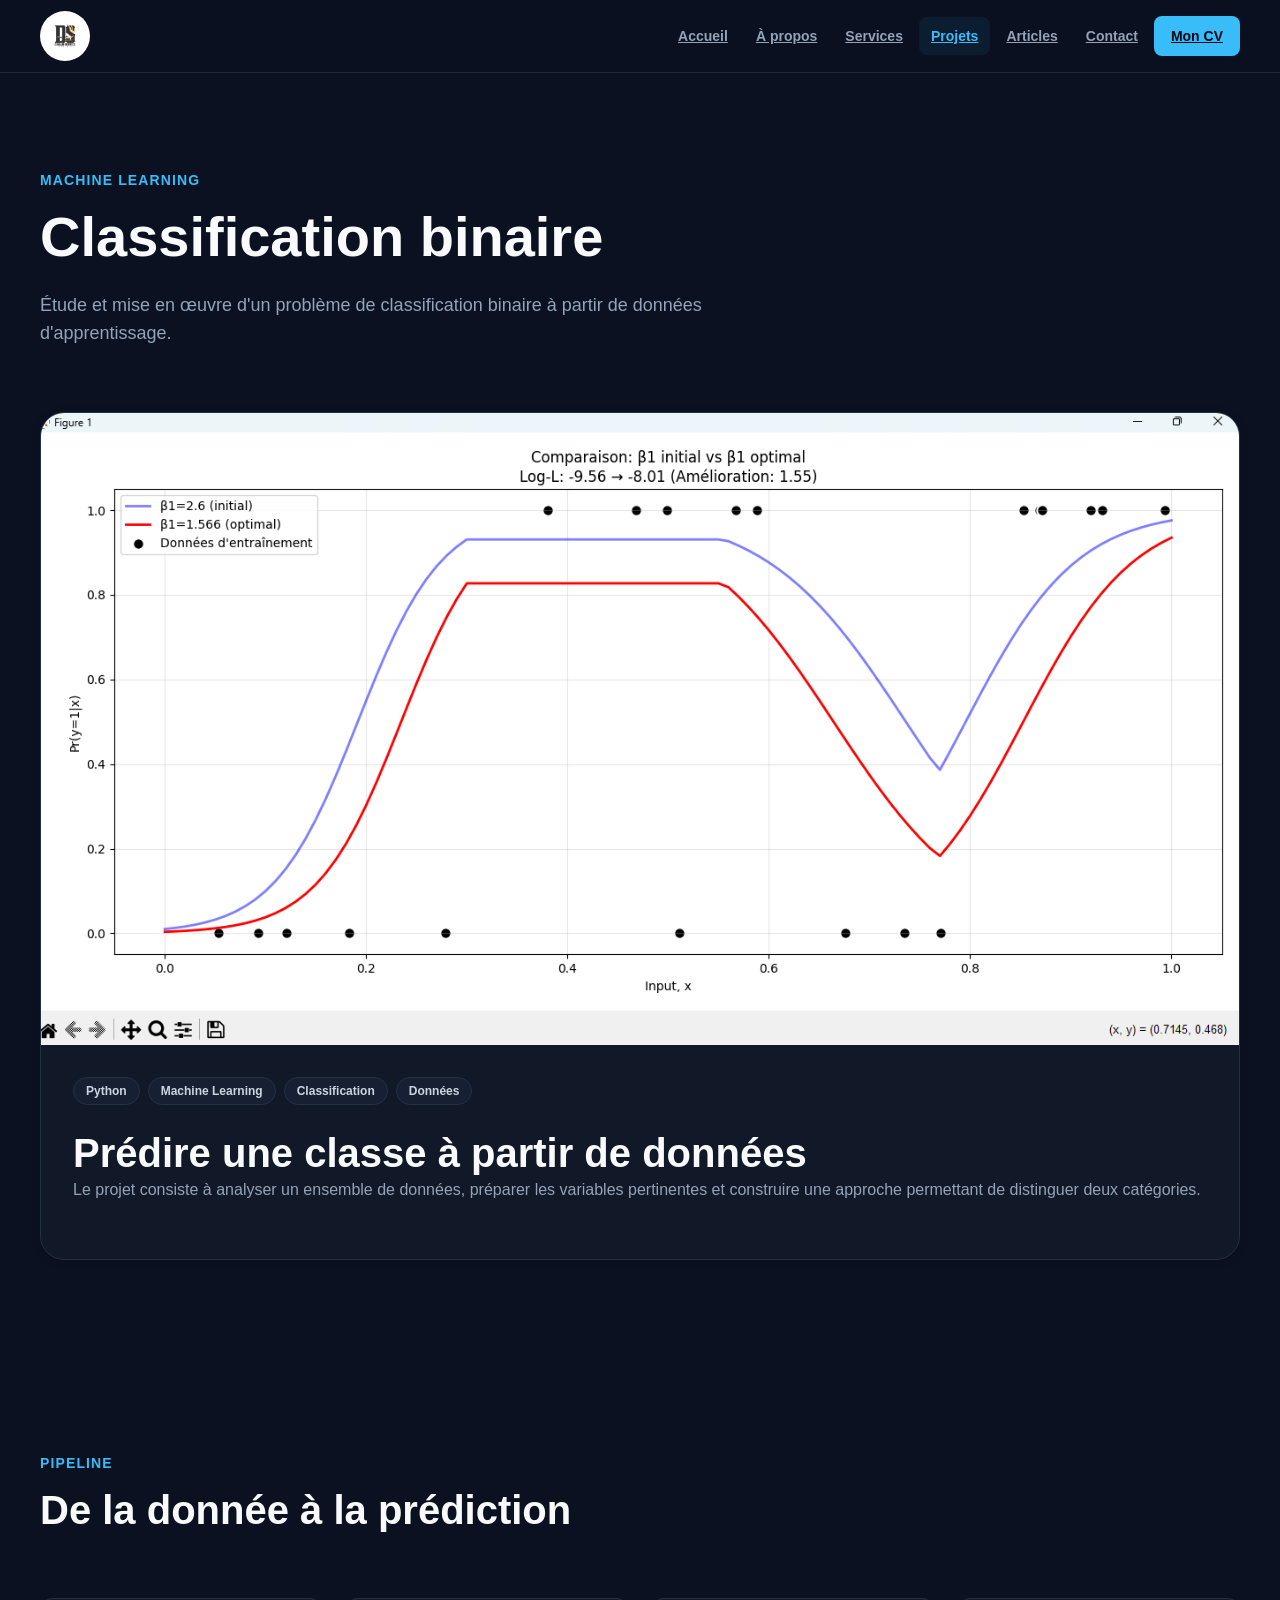
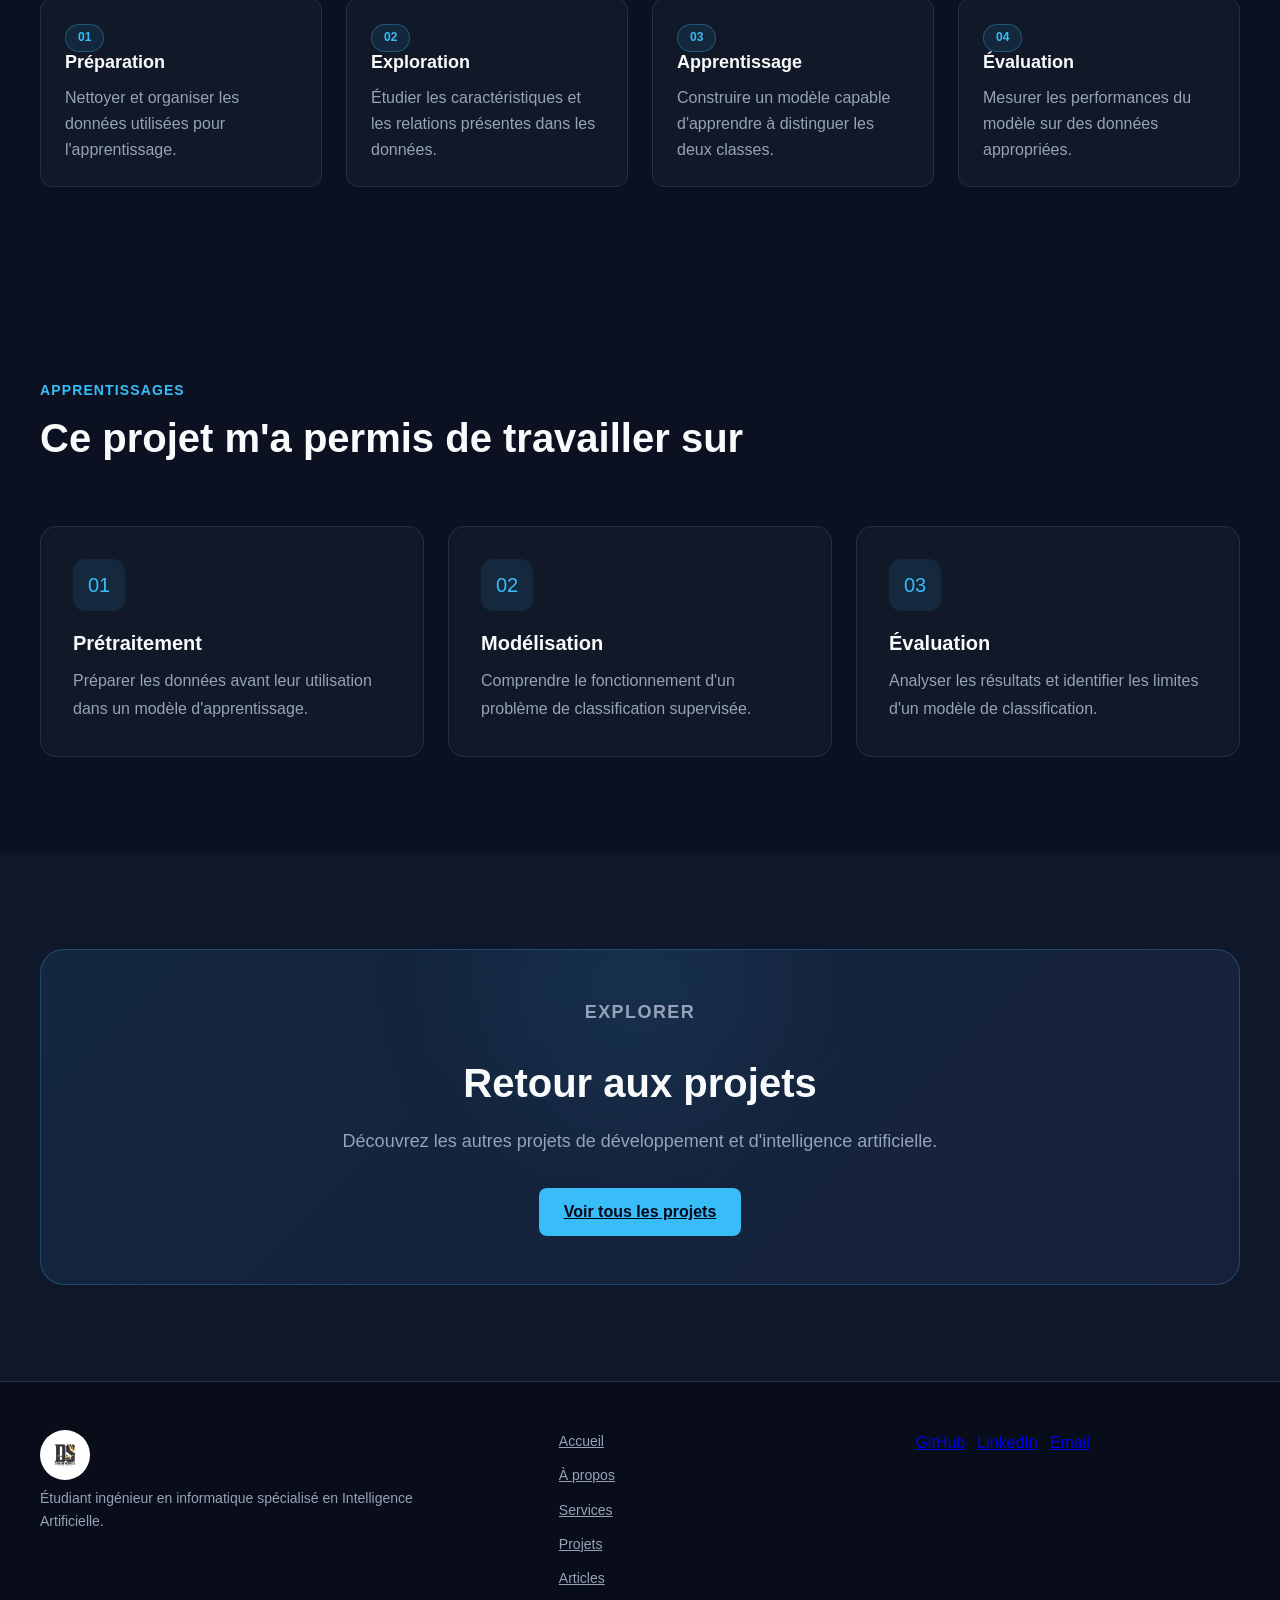
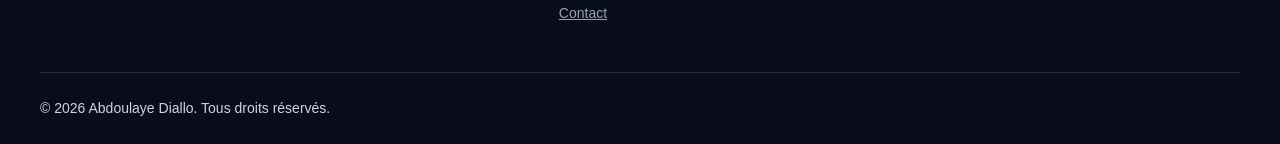
<file: projets/classification.html>
<!DOCTYPE html>
<html lang="fr">

<head>
    <meta charset="UTF-8">
    <meta name="viewport" content="width=device-width, initial-scale=1.0">

    <meta name="description" content="Projet de classification binaire en Machine Learning — Abdoulaye Diallo.">
    <meta name="author" content="Abdoulaye Diallo">

    <title>Classification binaire — Abdoulaye Diallo</title>

    <link rel="stylesheet" href="../css/variables.css">
    <link rel="stylesheet" href="../css/reset.css">
    <link rel="stylesheet" href="../css/base.css">
    <link rel="stylesheet" href="../css/components.css">
    <link rel="stylesheet" href="../css/sections.css">
    <link rel="stylesheet" href="../css/responsive.css">
</head>

<body>

    <header class="site-header">
        <nav class="navbar" id="main-navigation" aria-label="Navigation principale">
            <div class="navbar__container container">

                <a href="../index.html" class="navbar__logo">
                    <img src="../assets/images/icons/logo.png" alt="logo d'Abdoulaye Diallo" class="navbar__logo-image">
                </a>

                <button class="navbar__toggle" type="button" aria-expanded="false" aria-controls="primary-navigation"
                    aria-label="Ouvrir le menu">
                    ☰
                </button>

                <div class="navbar__menu" id="primary-navigation">

                    <a href="../index.html" class="navbar__link">Accueil</a>
                    <a href="../pages/a-propos.html" class="navbar__link">À propos</a>
                    <a href="../pages/services.html" class="navbar__link">Services</a>
                    <a href="../pages/projets.html" class="navbar__link is-active">Projets</a>
                    <a href="../pages/articles.html" class="navbar__link">Articles</a>
                    <a href="../pages/contact.html" class="navbar__link">Contact</a>

                    <a href="../assets/documents/CV.pdf" class="btn btn--small btn--primary" target="_blank"
                        rel="noopener">
                        Mon CV
                    </a>

                </div>
            </div>
        </nav>
    </header>

    <main>

        <section class="section">
            <div class="container">

                <header class="section-header">
                    <p class="section-header__eyebrow">
                        Machine Learning
                    </p>

                    <h1 class="section-header__title">
                        Classification binaire
                    </h1>

                    <p class="section-header__description">
                        Étude et mise en œuvre d'un problème de classification
                        binaire à partir de données d'apprentissage.
                    </p>
                </header>

                <div class="project-featured">

                    <div class="project-featured__image">
                        <img src="../assets/images/projects/classification/image4.png"
                            alt="Aperçu du projet de classification binaire">
                    </div>

                    <div class="project-featured__content">

                        <div class="project-card__tags">
                            <span class="tag">Python</span>
                            <span class="tag">Machine Learning</span>
                            <span class="tag">Classification</span>
                            <span class="tag">Données</span>
                        </div>

                        <h2>
                            Prédire une classe à partir de données
                        </h2>

                        <p>
                            Le projet consiste à analyser un ensemble de données,
                            préparer les variables pertinentes et construire une
                            approche permettant de distinguer deux catégories.
                        </p>

                    </div>

                </div>

            </div>
        </section>

        <section class="section section-highlight">
            <div class="container">

                <header class="section-header">
                    <p class="section-header__eyebrow">Pipeline</p>
                    <h2 class="section-header__title">
                        De la donnée à la prédiction
                    </h2>
                </header>

                <div class="cards-grid cards-grid--4">

                    <article class="exploring-item">
                        <span class="badge badge--primary">01</span>
                        <h3>Préparation</h3>
                        <p>
                            Nettoyer et organiser les données utilisées pour
                            l'apprentissage.
                        </p>
                    </article>

                    <article class="exploring-item">
                        <span class="badge badge--primary">02</span>
                        <h3>Exploration</h3>
                        <p>
                            Étudier les caractéristiques et les relations présentes
                            dans les données.
                        </p>
                    </article>

                    <article class="exploring-item">
                        <span class="badge badge--primary">03</span>
                        <h3>Apprentissage</h3>
                        <p>
                            Construire un modèle capable d'apprendre à distinguer
                            les deux classes.
                        </p>
                    </article>

                    <article class="exploring-item">
                        <span class="badge badge--primary">04</span>
                        <h3>Évaluation</h3>
                        <p>
                            Mesurer les performances du modèle sur des données
                            appropriées.
                        </p>
                    </article>

                </div>

            </div>
        </section>

        <section class="section">
            <div class="container">

                <header class="section-header">
                    <p class="section-header__eyebrow">Apprentissages</p>
                    <h2 class="section-header__title">
                        Ce projet m'a permis de travailler sur
                    </h2>
                </header>

                <div class="cards-grid cards-grid--3">

                    <article class="service-card">
                        <div class="service-card__icon">01</div>
                        <h3 class="service-card__title">
                            Prétraitement
                        </h3>
                        <p class="service-card__description">
                            Préparer les données avant leur utilisation dans un
                            modèle d'apprentissage.
                        </p>
                    </article>

                    <article class="service-card">
                        <div class="service-card__icon">02</div>
                        <h3 class="service-card__title">
                            Modélisation
                        </h3>
                        <p class="service-card__description">
                            Comprendre le fonctionnement d'un problème de
                            classification supervisée.
                        </p>
                    </article>

                    <article class="service-card">
                        <div class="service-card__icon">03</div>
                        <h3 class="service-card__title">
                            Évaluation
                        </h3>
                        <p class="service-card__description">
                            Analyser les résultats et identifier les limites d'un
                            modèle de classification.
                        </p>
                    </article>

                </div>

            </div>
        </section>

        <section class="section cta">
            <div class="container cta__container">

                <div>
                    <p class="section-header__eyebrow">Explorer</p>
                    <h2>Retour aux projets</h2>
                    <p>
                        Découvrez les autres projets de développement et
                        d'intelligence artificielle.
                    </p>
                </div>

                <a href="../pages/projets.html" class="btn btn--primary">
                    Voir tous les projets
                </a>

            </div>
        </section>

    </main>

    <footer class="site-footer">

        <div class="site-footer__container container">

            <div class="site-footer__brand">
                <a href="../index.html" class="navbar__logo">
                    <img src="../assets/images/icons/logo.png" alt="logo d'Abdoulaye Diallo" class="navbar__logo-image">
                </a>
                <p>
                    Étudiant ingénieur en informatique spécialisé en
                    Intelligence Artificielle.
                </p>
            </div>

            <div class="site-footer__links">
                <a href="../index.html">Accueil</a>
                <a href="../pages/a-propos.html">À propos</a>
                <a href="../pages/services.html">Services</a>
                <a href="../pages/projets.html">Projets</a>
                <a href="../pages/articles.html">Articles</a>
                <a href="../pages/contact.html">Contact</a>
            </div>

            <div class="site-footer__socials">
                <a href="https://github.com/engineerdiallo" target="_blank" rel="noopener noreferrer">
                    GitHub
                </a>
                <a href="https://www.linkedin.com/in/engineer-diallo" target="_blank" rel="noopener noreferrer">
                    LinkedIn
                </a>
                <a href="mailto:engineerdiallo@gmail.com">Email</a>
            </div>

        </div>

        <div class="site-footer__bottom container">
            <p>
                © <span data-current-year></span>
                Abdoulaye Diallo. Tous droits réservés.
            </p>
        </div>

    </footer>

    <script src="../js/navigation.js"></script>
    <script src="../js/projects.js"></script>
    <script src="../js/main.js"></script>

</body>

</html>
</file>
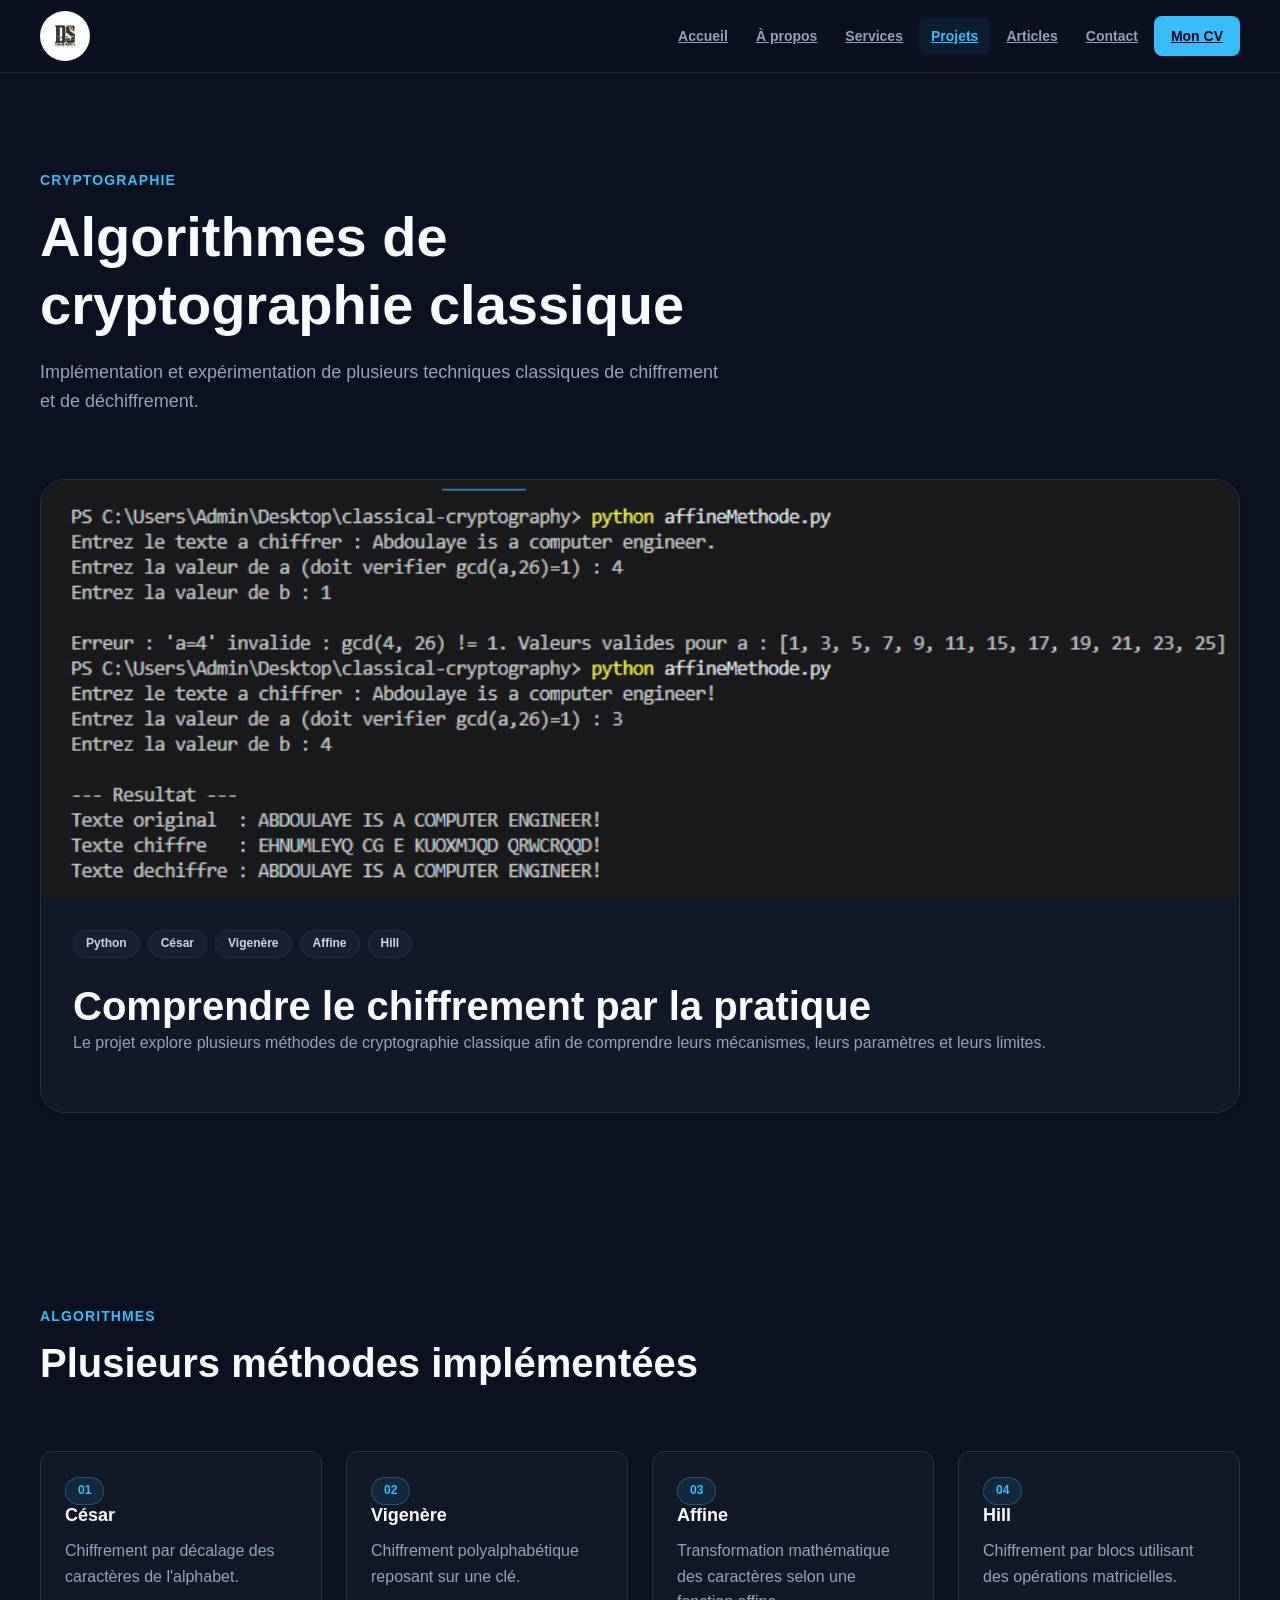
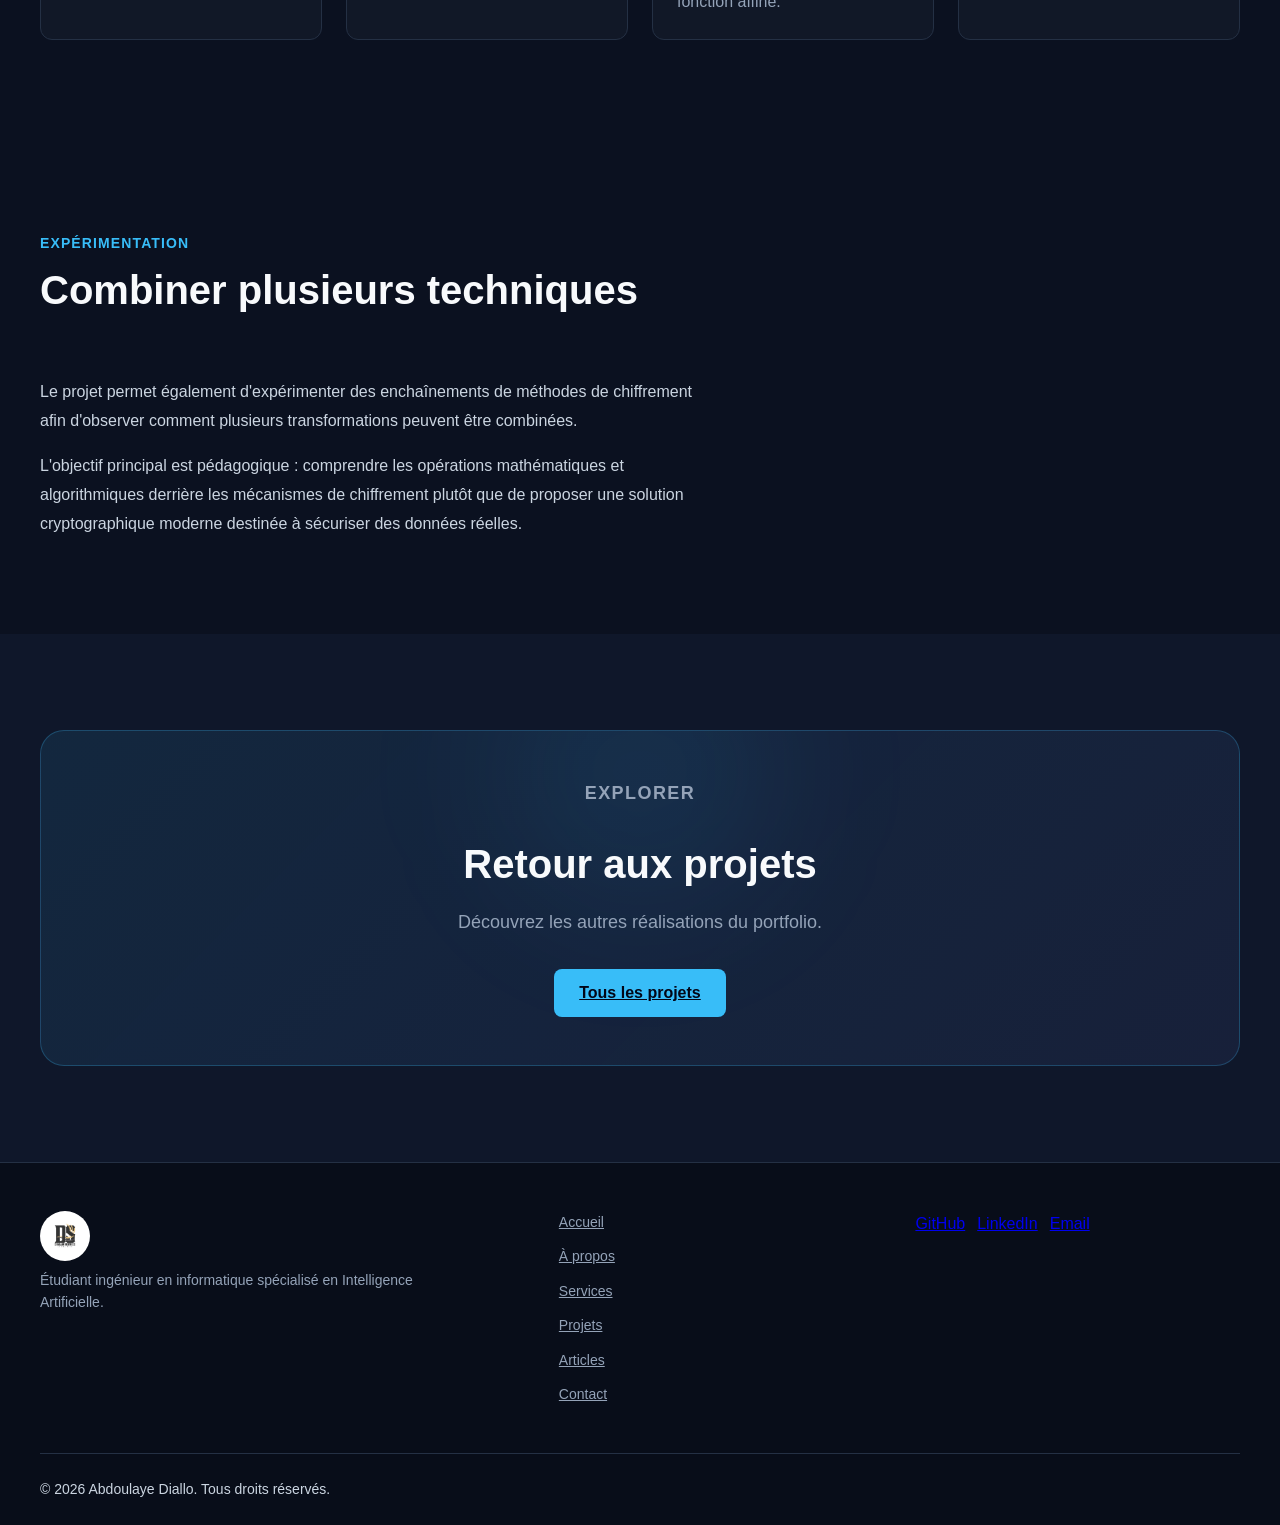
<file: projets/cryptographie.html>
<!DOCTYPE html>
<html lang="fr">

<head>
    <meta charset="UTF-8">
    <meta name="viewport" content="width=device-width, initial-scale=1.0">

    <meta name="description"
        content="Projet d'implémentation d'algorithmes de cryptographie classique — Abdoulaye Diallo.">
    <meta name="author" content="Abdoulaye Diallo">

    <title>Cryptographie classique — Abdoulaye Diallo</title>

    <link rel="stylesheet" href="../css/variables.css">
    <link rel="stylesheet" href="../css/reset.css">
    <link rel="stylesheet" href="../css/base.css">
    <link rel="stylesheet" href="../css/components.css">
    <link rel="stylesheet" href="../css/sections.css">
    <link rel="stylesheet" href="../css/responsive.css">
</head>

<body>

    <header class="site-header">
        <nav class="navbar" id="main-navigation" aria-label="Navigation principale">
            <div class="navbar__container container">

                <a href="../index.html" class="navbar__logo">
                    <img src="../assets/images/icons/logo.png" alt="logo d'Abdoulaye Diallo" class="navbar__logo-image">
                </a>

                <button class="navbar__toggle" type="button" aria-expanded="false" aria-controls="primary-navigation"
                    aria-label="Ouvrir le menu">
                    ☰
                </button>

                <div class="navbar__menu" id="primary-navigation">

                    <a href="../index.html" class="navbar__link">Accueil</a>
                    <a href="../pages/a-propos.html" class="navbar__link">À propos</a>
                    <a href="../pages/services.html" class="navbar__link">Services</a>
                    <a href="../pages/projets.html" class="navbar__link is-active">Projets</a>
                    <a href="../pages/articles.html" class="navbar__link">Articles</a>
                    <a href="../pages/contact.html" class="navbar__link">Contact</a>

                    <a href="../assets/documents/CV.pdf" class="btn btn--small btn--primary" target="_blank"
                        rel="noopener">
                        Mon CV
                    </a>

                </div>
            </div>
        </nav>
    </header>

    <main>

        <section class="section">
            <div class="container">

                <header class="section-header">
                    <p class="section-header__eyebrow">
                        Cryptographie
                    </p>

                    <h1 class="section-header__title">
                        Algorithmes de cryptographie classique
                    </h1>

                    <p class="section-header__description">
                        Implémentation et expérimentation de plusieurs techniques
                        classiques de chiffrement et de déchiffrement.
                    </p>
                </header>

                <div class="project-featured">

                    <div class="project-featured__image">
                        <img src="../assets/images/projects/cryptographie/affine.png"
                            alt="Aperçu du projet de cryptographie">
                    </div>

                    <div class="project-featured__content">

                        <div class="project-card__tags">
                            <span class="tag">Python</span>
                            <span class="tag">César</span>
                            <span class="tag">Vigenère</span>
                            <span class="tag">Affine</span>
                            <span class="tag">Hill</span>
                        </div>

                        <h2>
                            Comprendre le chiffrement par la pratique
                        </h2>

                        <p>
                            Le projet explore plusieurs méthodes de cryptographie
                            classique afin de comprendre leurs mécanismes,
                            leurs paramètres et leurs limites.
                        </p>

                    </div>

                </div>

            </div>
        </section>

        <section class="section section-highlight">
            <div class="container">

                <header class="section-header">
                    <p class="section-header__eyebrow">Algorithmes</p>
                    <h2 class="section-header__title">
                        Plusieurs méthodes implémentées
                    </h2>
                </header>

                <div class="cards-grid cards-grid--4">

                    <article class="exploring-item">
                        <span class="badge badge--primary">01</span>
                        <h3>César</h3>
                        <p>
                            Chiffrement par décalage des caractères de l'alphabet.
                        </p>
                    </article>

                    <article class="exploring-item">
                        <span class="badge badge--primary">02</span>
                        <h3>Vigenère</h3>
                        <p>
                            Chiffrement polyalphabétique reposant sur une clé.
                        </p>
                    </article>

                    <article class="exploring-item">
                        <span class="badge badge--primary">03</span>
                        <h3>Affine</h3>
                        <p>
                            Transformation mathématique des caractères selon une
                            fonction affine.
                        </p>
                    </article>

                    <article class="exploring-item">
                        <span class="badge badge--primary">04</span>
                        <h3>Hill</h3>
                        <p>
                            Chiffrement par blocs utilisant des opérations
                            matricielles.
                        </p>
                    </article>

                </div>

            </div>
        </section>

        <section class="section">
            <div class="container">

                <header class="section-header">
                    <p class="section-header__eyebrow">Expérimentation</p>
                    <h2 class="section-header__title">
                        Combiner plusieurs techniques
                    </h2>
                </header>

                <div class="about__content">

                    <p>
                        Le projet permet également d'expérimenter des enchaînements
                        de méthodes de chiffrement afin d'observer comment plusieurs
                        transformations peuvent être combinées.
                    </p>

                    <p>
                        L'objectif principal est pédagogique : comprendre les
                        opérations mathématiques et algorithmiques derrière les
                        mécanismes de chiffrement plutôt que de proposer une solution
                        cryptographique moderne destinée à sécuriser des données
                        réelles.
                    </p>

                </div>

            </div>
        </section>

        <section class="section cta">
            <div class="container cta__container">

                <div>
                    <p class="section-header__eyebrow">Explorer</p>
                    <h2>Retour aux projets</h2>
                    <p>
                        Découvrez les autres réalisations du portfolio.
                    </p>
                </div>

                <a href="../pages/projets.html" class="btn btn--primary">
                    Tous les projets
                </a>

            </div>
        </section>

    </main>

    <footer class="site-footer">

        <div class="site-footer__container container">

            <div class="site-footer__brand">
                <a href="../index.html" class="navbar__logo">
                    <img src="../assets/images/icons/logo.png" alt="logo d'Abdoulaye Diallo" class="navbar__logo-image">
                </a>
                <p>
                    Étudiant ingénieur en informatique spécialisé en
                    Intelligence Artificielle.
                </p>
            </div>

            <div class="site-footer__links">
                <a href="../index.html">Accueil</a>
                <a href="../pages/a-propos.html">À propos</a>
                <a href="../pages/services.html">Services</a>
                <a href="../pages/projets.html">Projets</a>
                <a href="../pages/articles.html">Articles</a>
                <a href="../pages/contact.html">Contact</a>
            </div>

            <div class="site-footer__socials">
                <a href="https://github.com/engineerdiallo" target="_blank" rel="noopener noreferrer">
                    GitHub
                </a>
                <a href="https://www.linkedin.com/in/engineer-diallo" target="_blank" rel="noopener noreferrer">
                    LinkedIn
                </a>
                <a href="mailto:engineerdiallo@gmail.com">Email</a>
            </div>

        </div>

        <div class="site-footer__bottom container">
            <p>
                © <span data-current-year></span>
                Abdoulaye Diallo. Tous droits réservés.
            </p>
        </div>

    </footer>

    <script src="../js/navigation.js"></script>
    <script src="../js/projects.js"></script>
    <script src="../js/main.js"></script>

</body>

</html>
</file>
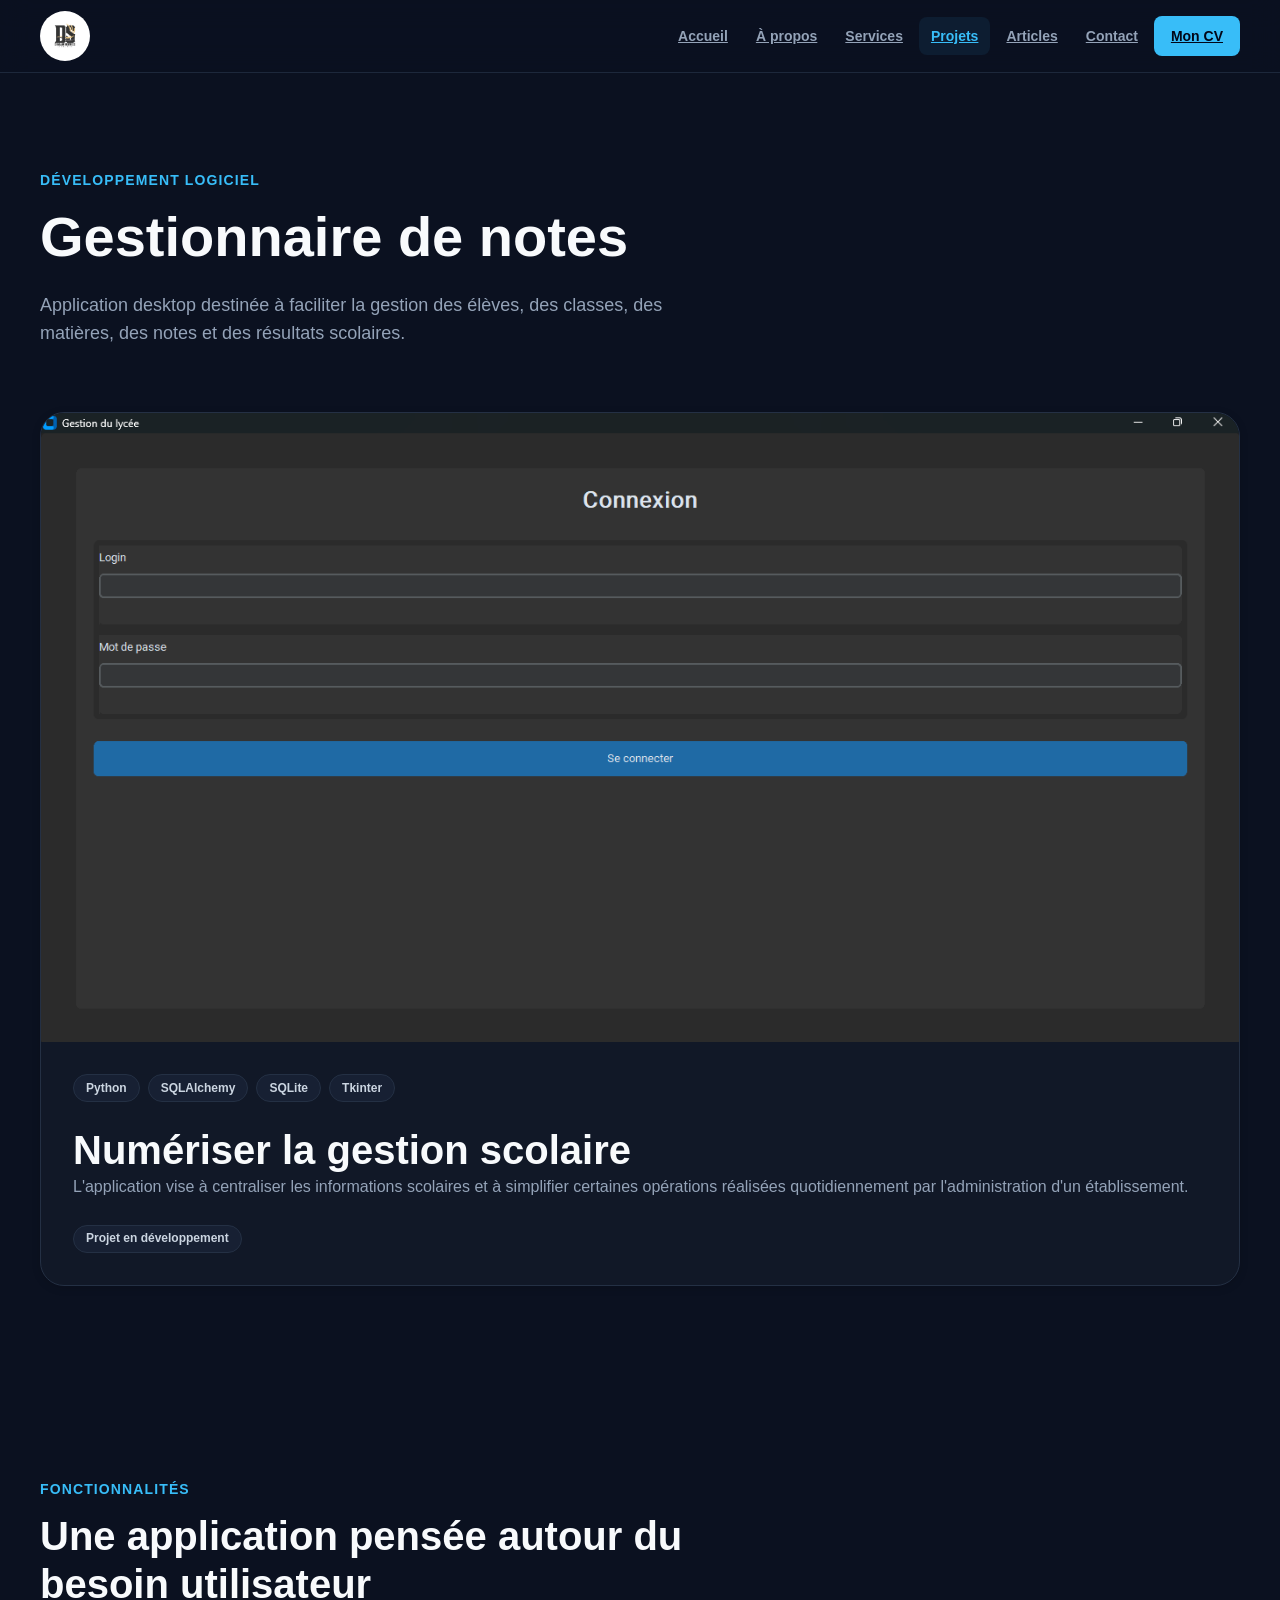
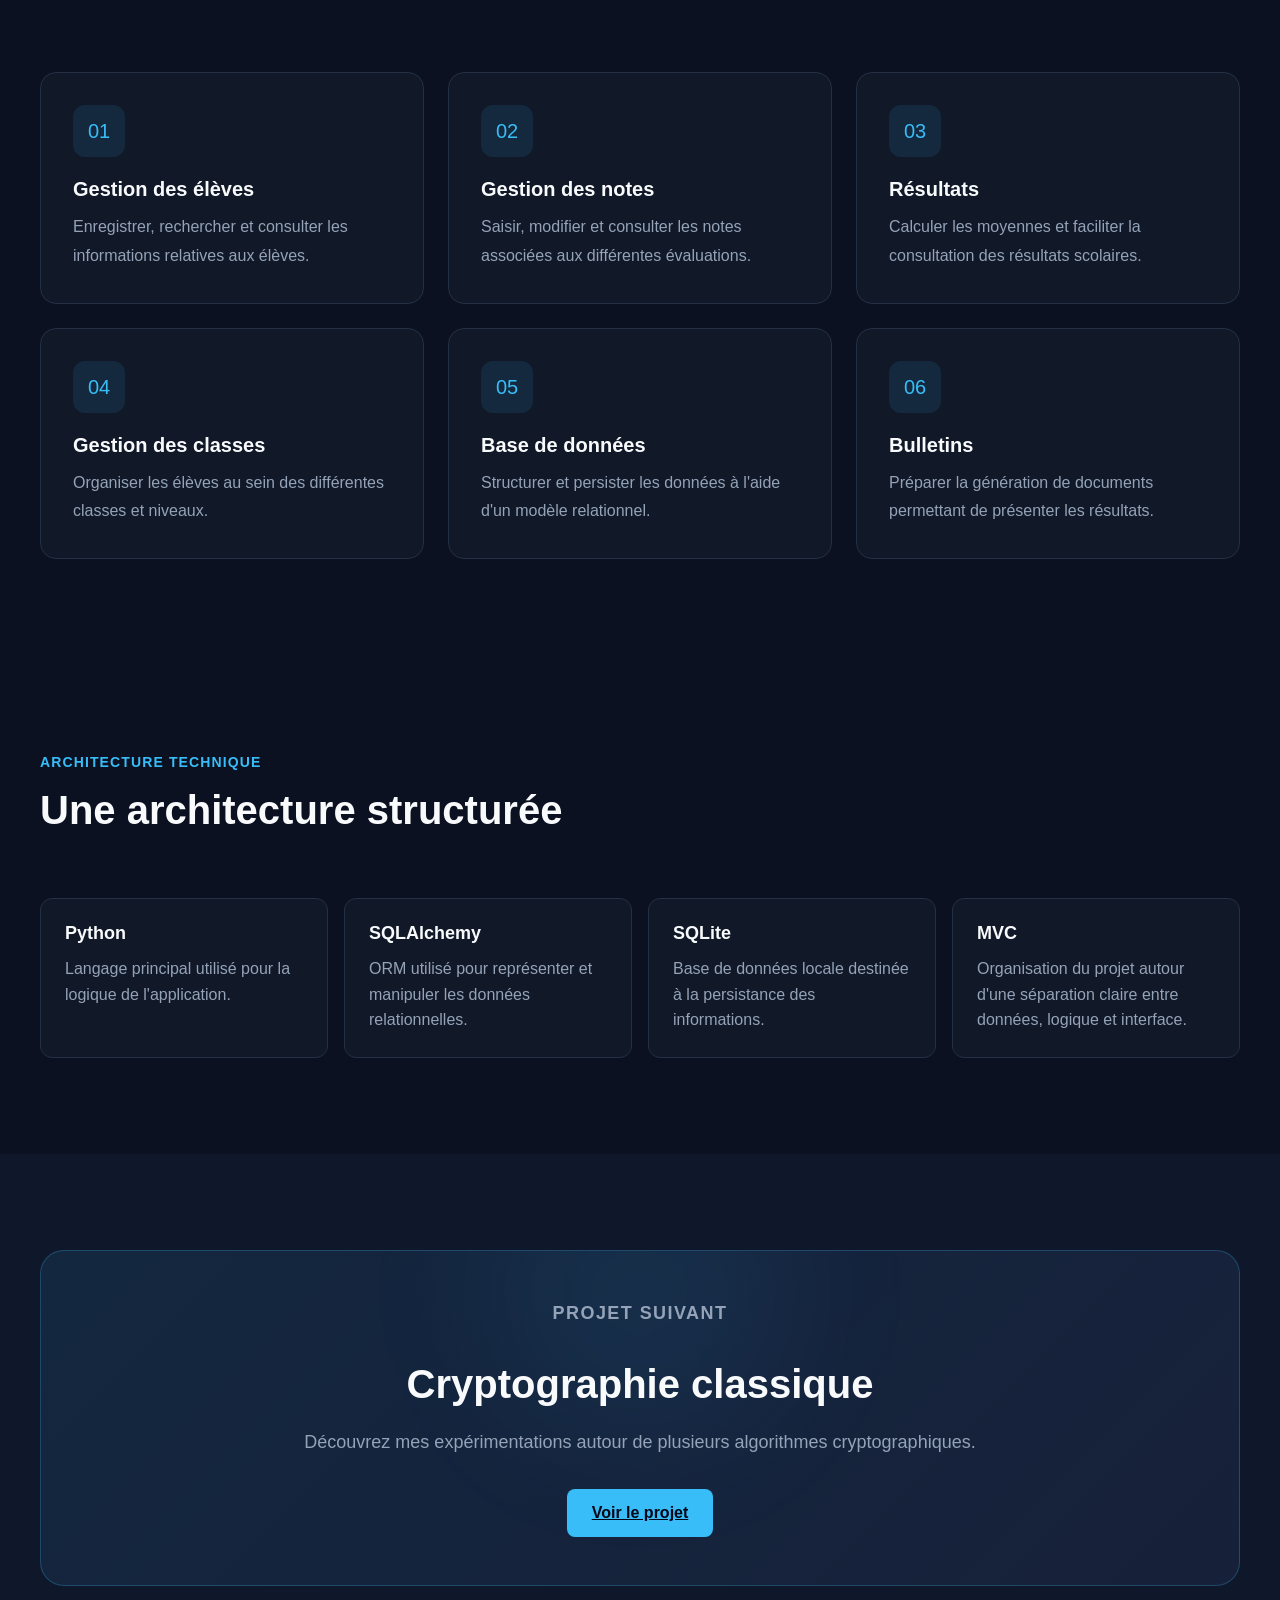
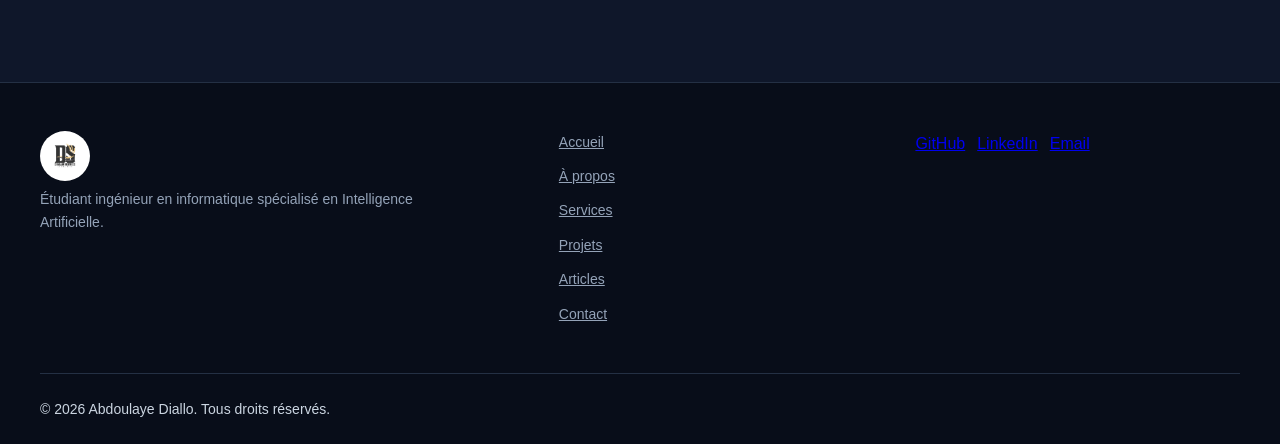
<file: projets/gestionnaire_scolaire.html>
<!DOCTYPE html>
<html lang="fr">

<head>
    <meta charset="UTF-8">
    <meta name="viewport" content="width=device-width, initial-scale=1.0">

    <meta name="description"
        content="Gestionnaire de notes scolaire développé avec Python et SQLAlchemy — Abdoulaye Diallo.">

    <meta name="author" content="Abdoulaye Diallo">

    <title>Gestionnaire de notes — Abdoulaye Diallo</title>

    <link rel="stylesheet" href="../css/variables.css">
    <link rel="stylesheet" href="../css/reset.css">
    <link rel="stylesheet" href="../css/base.css">
    <link rel="stylesheet" href="../css/components.css">
    <link rel="stylesheet" href="../css/sections.css">
    <link rel="stylesheet" href="../css/responsive.css">
</head>

<body>

    <header class="site-header">
        <nav class="navbar" id="main-navigation" aria-label="Navigation principale">
            <div class="navbar__container container">

                <a href="../index.html" class="navbar__logo">
                    <img src="../assets/images/icons/logo.png" alt="logo d'Abdoulaye Diallo" class="navbar__logo-image">
                </a>

                <button class="navbar__toggle" type="button" aria-expanded="false" aria-controls="primary-navigation"
                    aria-label="Ouvrir le menu">
                    ☰
                </button>

                <div class="navbar__menu" id="primary-navigation">

                    <a href="../index.html" class="navbar__link">Accueil</a>
                    <a href="../pages/a-propos.html" class="navbar__link">À propos</a>
                    <a href="../pages/services.html" class="navbar__link">Services</a>
                    <a href="../pages/projets.html" class="navbar__link is-active">Projets</a>
                    <a href="../pages/articles.html" class="navbar__link">Articles</a>
                    <a href="../pages/contact.html" class="navbar__link">Contact</a>

                    <a href="../assets/documents/CV.pdf" class="btn btn--small btn--primary" target="_blank"
                        rel="noopener">
                        Mon CV
                    </a>

                </div>
            </div>
        </nav>
    </header>

    <main>

        <section class="section">
            <div class="container">

                <header class="section-header">
                    <p class="section-header__eyebrow">
                        Développement logiciel
                    </p>

                    <h1 class="section-header__title">
                        Gestionnaire de notes
                    </h1>

                    <p class="section-header__description">
                        Application desktop destinée à faciliter la gestion des
                        élèves, des classes, des matières, des notes et des résultats
                        scolaires.
                    </p>
                </header>

                <div class="project-featured">

                    <div class="project-featured__image">
                        <img src="../assets/images/projects/gestionnaire_scolaire/gestion1.png"
                            alt="Aperçu du gestionnaire de notes">
                    </div>

                    <div class="project-featured__content">

                        <div class="project-card__tags">
                            <span class="tag">Python</span>
                            <span class="tag">SQLAlchemy</span>
                            <span class="tag">SQLite</span>
                            <span class="tag">Tkinter</span>
                        </div>

                        <h2>
                            Numériser la gestion scolaire
                        </h2>

                        <p>
                            L'application vise à centraliser les informations
                            scolaires et à simplifier certaines opérations réalisées
                            quotidiennement par l'administration d'un établissement.
                        </p>

                        <span class="badge">
                            Projet en développement
                        </span>

                    </div>

                </div>

            </div>
        </section>

        <section class="section section-highlight">
            <div class="container">

                <header class="section-header">
                    <p class="section-header__eyebrow">Fonctionnalités</p>
                    <h2 class="section-header__title">
                        Une application pensée autour du besoin utilisateur
                    </h2>
                </header>

                <div class="cards-grid cards-grid--3">

                    <article class="service-card">
                        <div class="service-card__icon">01</div>
                        <h3 class="service-card__title">
                            Gestion des élèves
                        </h3>
                        <p class="service-card__description">
                            Enregistrer, rechercher et consulter les informations
                            relatives aux élèves.
                        </p>
                    </article>

                    <article class="service-card">
                        <div class="service-card__icon">02</div>
                        <h3 class="service-card__title">
                            Gestion des notes
                        </h3>
                        <p class="service-card__description">
                            Saisir, modifier et consulter les notes associées aux
                            différentes évaluations.
                        </p>
                    </article>

                    <article class="service-card">
                        <div class="service-card__icon">03</div>
                        <h3 class="service-card__title">
                            Résultats
                        </h3>
                        <p class="service-card__description">
                            Calculer les moyennes et faciliter la consultation des
                            résultats scolaires.
                        </p>
                    </article>

                    <article class="service-card">
                        <div class="service-card__icon">04</div>
                        <h3 class="service-card__title">
                            Gestion des classes
                        </h3>
                        <p class="service-card__description">
                            Organiser les élèves au sein des différentes classes et
                            niveaux.
                        </p>
                    </article>

                    <article class="service-card">
                        <div class="service-card__icon">05</div>
                        <h3 class="service-card__title">
                            Base de données
                        </h3>
                        <p class="service-card__description">
                            Structurer et persister les données à l'aide d'un modèle
                            relationnel.
                        </p>
                    </article>

                    <article class="service-card">
                        <div class="service-card__icon">06</div>
                        <h3 class="service-card__title">
                            Bulletins
                        </h3>
                        <p class="service-card__description">
                            Préparer la génération de documents permettant de
                            présenter les résultats.
                        </p>
                    </article>

                </div>

            </div>
        </section>

        <section class="section">
            <div class="container">

                <header class="section-header">
                    <p class="section-header__eyebrow">Architecture technique</p>
                    <h2 class="section-header__title">
                        Une architecture structurée
                    </h2>
                </header>

                <div class="exploring-grid">

                    <article class="exploring-item">
                        <h3>Python</h3>
                        <p>
                            Langage principal utilisé pour la logique de l'application.
                        </p>
                    </article>

                    <article class="exploring-item">
                        <h3>SQLAlchemy</h3>
                        <p>
                            ORM utilisé pour représenter et manipuler les données
                            relationnelles.
                        </p>
                    </article>

                    <article class="exploring-item">
                        <h3>SQLite</h3>
                        <p>
                            Base de données locale destinée à la persistance des
                            informations.
                        </p>
                    </article>

                    <article class="exploring-item">
                        <h3>MVC</h3>
                        <p>
                            Organisation du projet autour d'une séparation claire
                            entre données, logique et interface.
                        </p>
                    </article>

                </div>

            </div>
        </section>

        <section class="section cta">
            <div class="container cta__container">

                <div>
                    <p class="section-header__eyebrow">Projet suivant</p>
                    <h2>Cryptographie classique</h2>
                    <p>
                        Découvrez mes expérimentations autour de plusieurs
                        algorithmes cryptographiques.
                    </p>
                </div>

                <a href="cryptographie.html" class="btn btn--primary">
                    Voir le projet
                </a>

            </div>
        </section>

    </main>

    <footer class="site-footer">

        <div class="site-footer__container container">

            <div class="site-footer__brand">
                <a href="../index.html" class="navbar__logo">
                    <img src="../assets/images/icons/logo.png" alt="logo d'Abdoulaye Diallo" class="navbar__logo-image">
                </a>
                <p>
                    Étudiant ingénieur en informatique spécialisé en
                    Intelligence Artificielle.
                </p>
            </div>

            <div class="site-footer__links">
                <a href="../index.html">Accueil</a>
                <a href="../pages/a-propos.html">À propos</a>
                <a href="../pages/services.html">Services</a>
                <a href="../pages/projets.html">Projets</a>
                <a href="../pages/articles.html">Articles</a>
                <a href="../pages/contact.html">Contact</a>
            </div>

            <div class="site-footer__socials">
                <a href="https://github.com/engineerdiallo" target="_blank" rel="noopener noreferrer">
                    GitHub
                </a>
                <a href="https://www.linkedin.com/in/engineer-diallo" target="_blank" rel="noopener noreferrer">
                    LinkedIn
                </a>
                <a href="mailto:engineerdiallo@gmail.com">Email</a>
            </div>

        </div>

        <div class="site-footer__bottom container">
            <p>
                © <span data-current-year></span>
                Abdoulaye Diallo. Tous droits réservés.
            </p>
        </div>

    </footer>

    <script src="../js/navigation.js"></script>
    <script src="../js/projects.js"></script>
    <script src="../js/main.js"></script>

</body>

</html>
</file>
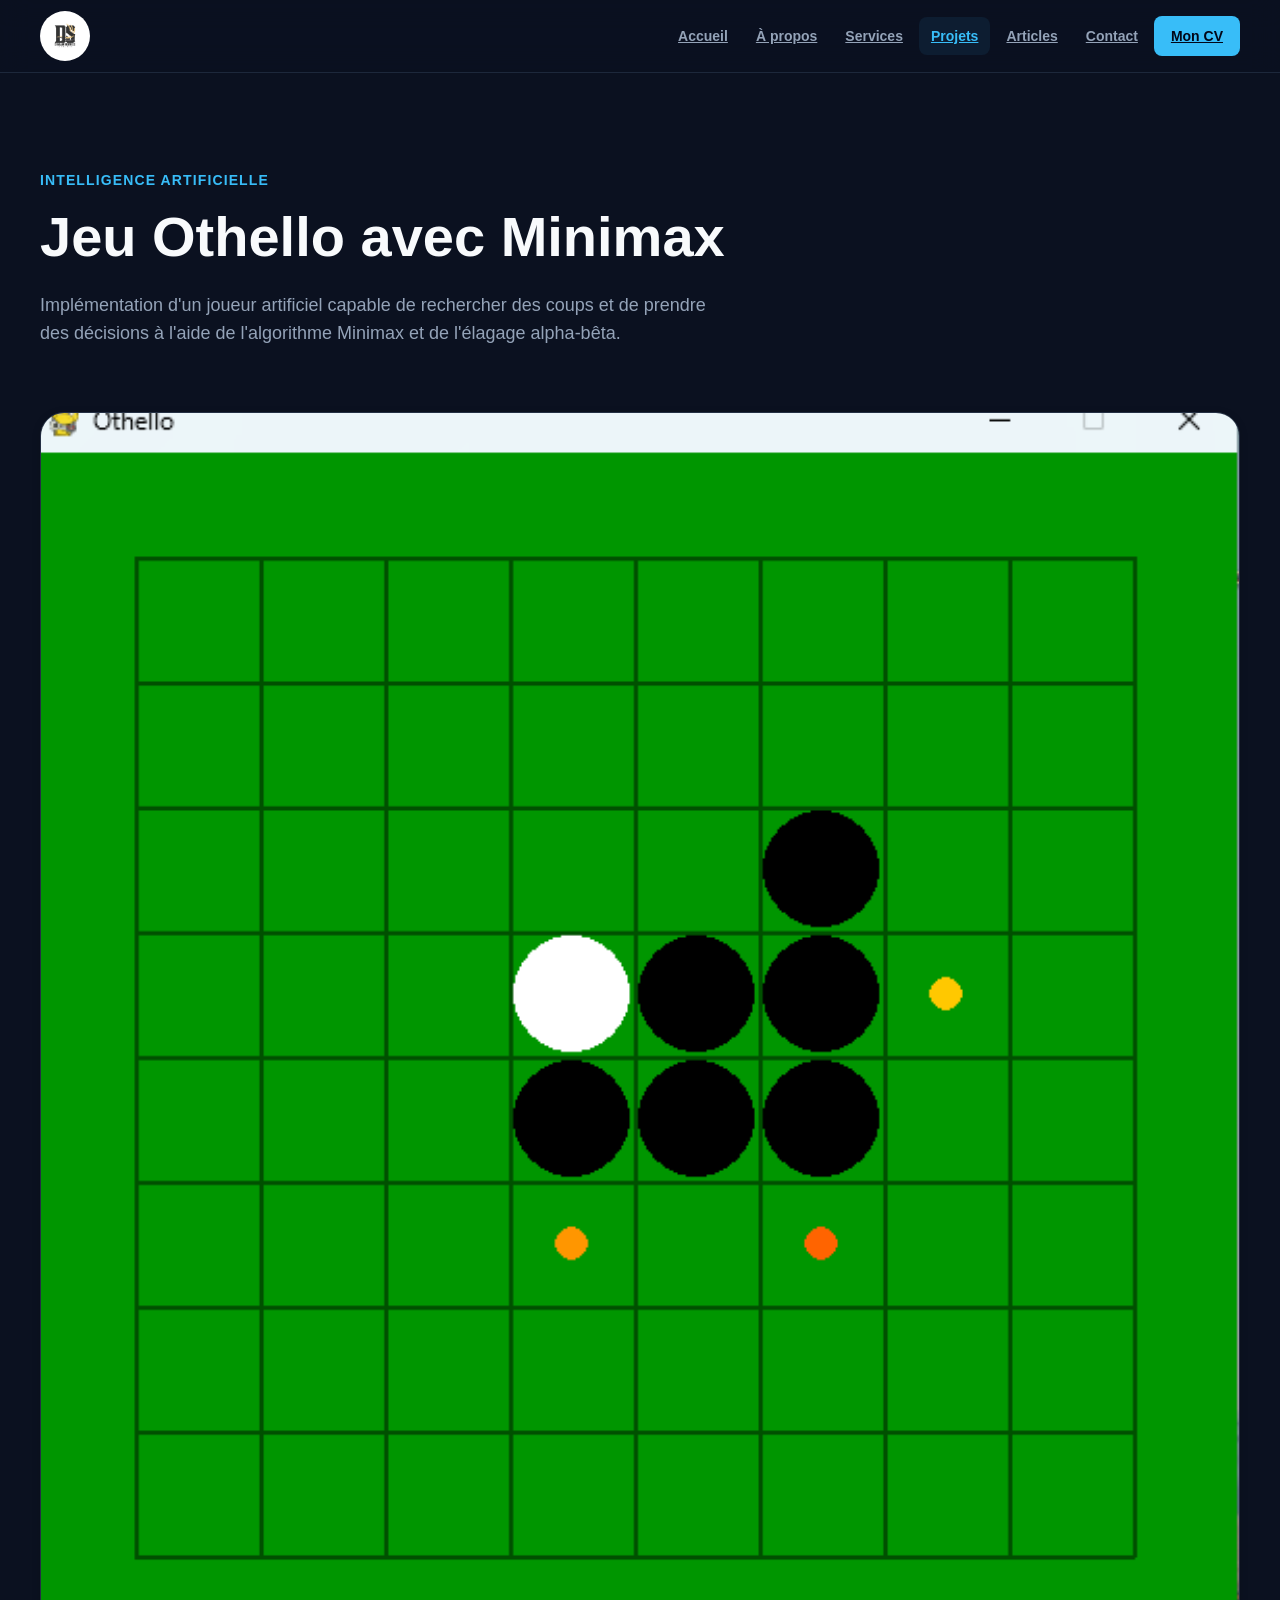
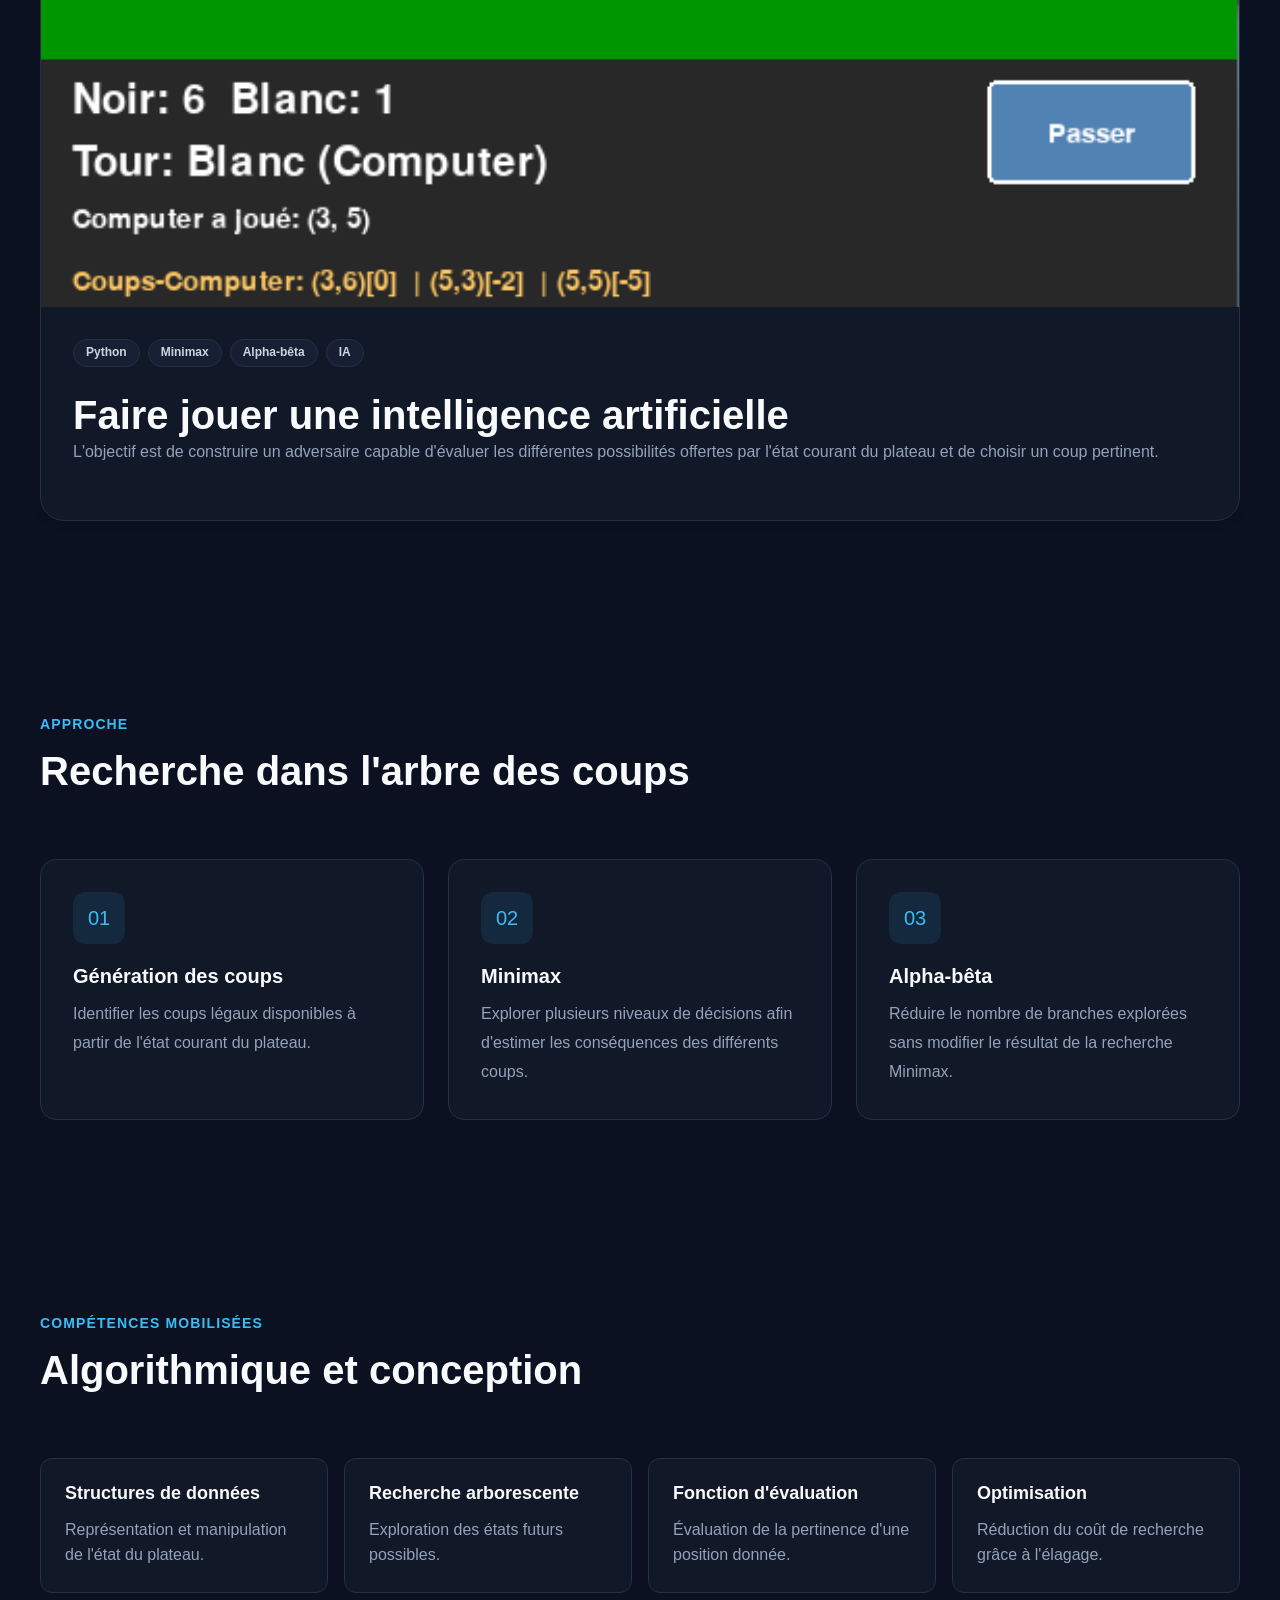
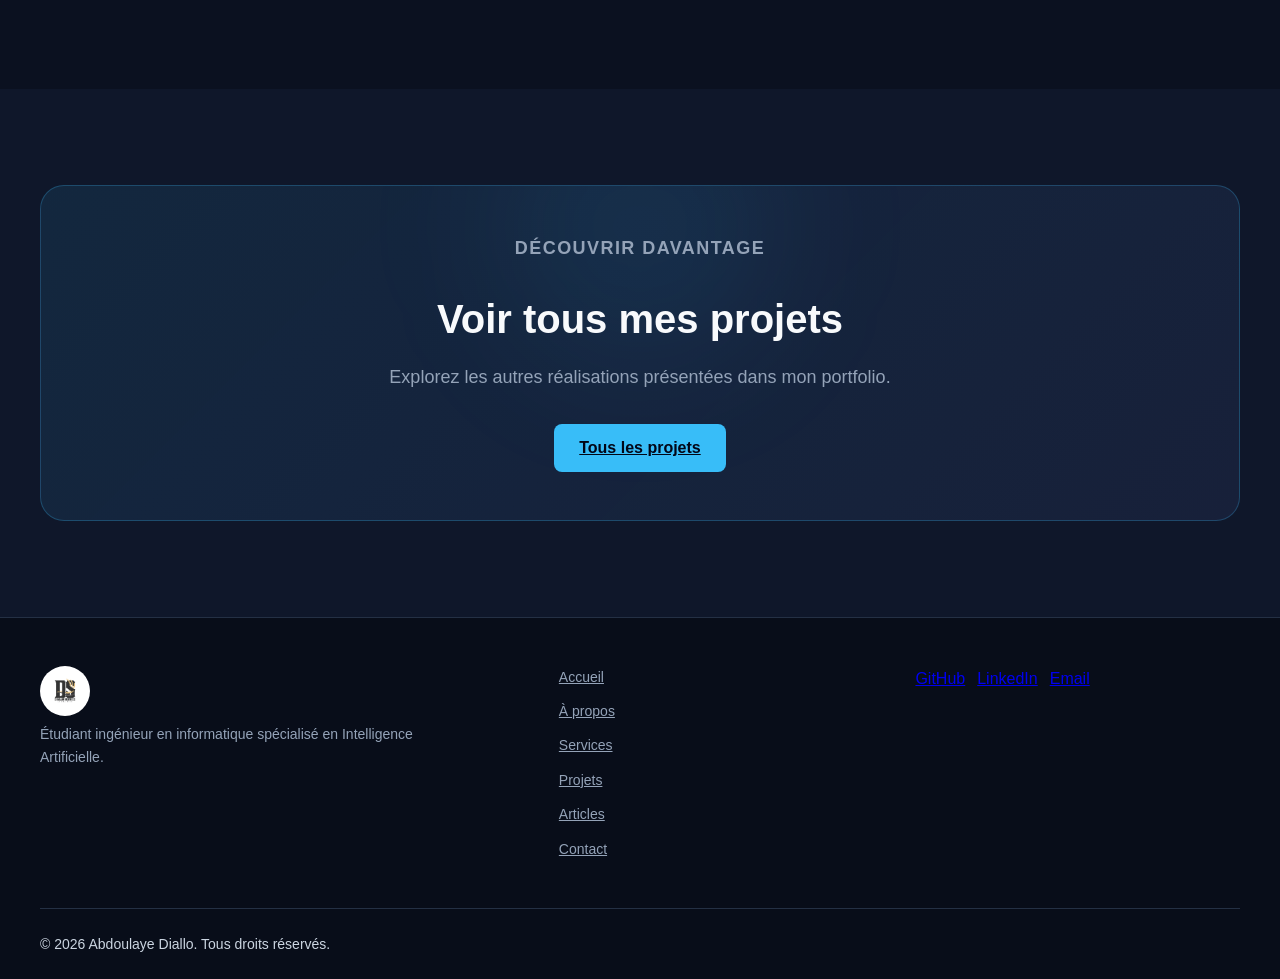
<file: projets/othello.html>
<!DOCTYPE html>
<html lang="fr">

<head>
    <meta charset="UTF-8">
    <meta name="viewport" content="width=device-width, initial-scale=1.0">

    <meta name="description" content="Projet Othello développé avec Minimax et élagage alpha-bêta — Abdoulaye Diallo.">
    <meta name="author" content="Abdoulaye Diallo">

    <title>Othello avec Minimax — Abdoulaye Diallo</title>

    <link rel="stylesheet" href="../css/variables.css">
    <link rel="stylesheet" href="../css/reset.css">
    <link rel="stylesheet" href="../css/base.css">
    <link rel="stylesheet" href="../css/components.css">
    <link rel="stylesheet" href="../css/sections.css">
    <link rel="stylesheet" href="../css/responsive.css">
</head>

<body>

    <header class="site-header">
        <nav class="navbar" id="main-navigation" aria-label="Navigation principale">
            <div class="navbar__container container">

                <a href="../index.html" class="navbar__logo">
                    <img src="../assets/images/icons/logo.png" alt="logo d'Abdoulaye Diallo" class="navbar__logo-image">
                </a>

                <button class="navbar__toggle" type="button" aria-expanded="false" aria-controls="primary-navigation"
                    aria-label="Ouvrir le menu">
                    ☰
                </button>

                <div class="navbar__menu" id="primary-navigation">

                    <a href="../index.html" class="navbar__link">Accueil</a>
                    <a href="../pages/a-propos.html" class="navbar__link">À propos</a>
                    <a href="../pages/services.html" class="navbar__link">Services</a>
                    <a href="../pages/projets.html" class="navbar__link is-active">Projets</a>
                    <a href="../pages/articles.html" class="navbar__link">Articles</a>
                    <a href="../pages/contact.html" class="navbar__link">Contact</a>

                    <a href="../assets/documents/CV.pdf" class="btn btn--small btn--primary" target="_blank"
                        rel="noopener">
                        Mon CV
                    </a>

                </div>
            </div>
        </nav>
    </header>

    <main>

        <section class="section">
            <div class="container">

                <header class="section-header">
                    <p class="section-header__eyebrow">
                        Intelligence artificielle
                    </p>

                    <h1 class="section-header__title">
                        Jeu Othello avec Minimax
                    </h1>

                    <p class="section-header__description">
                        Implémentation d'un joueur artificiel capable de rechercher
                        des coups et de prendre des décisions à l'aide de l'algorithme
                        Minimax et de l'élagage alpha-bêta.
                    </p>
                </header>

                <div class="project-featured">

                    <div class="project-featured__image">
                        <img src="../assets/images/projects/othello/othello1.png" alt="Aperçu du jeu Othello">
                    </div>

                    <div class="project-featured__content">

                        <div class="project-card__tags">
                            <span class="tag">Python</span>
                            <span class="tag">Minimax</span>
                            <span class="tag">Alpha-bêta</span>
                            <span class="tag">IA</span>
                        </div>

                        <h2>
                            Faire jouer une intelligence artificielle
                        </h2>

                        <p>
                            L'objectif est de construire un adversaire capable
                            d'évaluer les différentes possibilités offertes par
                            l'état courant du plateau et de choisir un coup pertinent.
                        </p>

                    </div>

                </div>

            </div>
        </section>

        <section class="section section-highlight">
            <div class="container">

                <header class="section-header">
                    <p class="section-header__eyebrow">Approche</p>
                    <h2 class="section-header__title">
                        Recherche dans l'arbre des coups
                    </h2>
                </header>

                <div class="cards-grid cards-grid--3">

                    <article class="service-card">
                        <div class="service-card__icon">01</div>
                        <h3 class="service-card__title">
                            Génération des coups
                        </h3>
                        <p class="service-card__description">
                            Identifier les coups légaux disponibles à partir de
                            l'état courant du plateau.
                        </p>
                    </article>

                    <article class="service-card">
                        <div class="service-card__icon">02</div>
                        <h3 class="service-card__title">
                            Minimax
                        </h3>
                        <p class="service-card__description">
                            Explorer plusieurs niveaux de décisions afin d'estimer
                            les conséquences des différents coups.
                        </p>
                    </article>

                    <article class="service-card">
                        <div class="service-card__icon">03</div>
                        <h3 class="service-card__title">
                            Alpha-bêta
                        </h3>
                        <p class="service-card__description">
                            Réduire le nombre de branches explorées sans modifier
                            le résultat de la recherche Minimax.
                        </p>
                    </article>

                </div>

            </div>
        </section>

        <section class="section">
            <div class="container">

                <header class="section-header">
                    <p class="section-header__eyebrow">Compétences mobilisées</p>
                    <h2 class="section-header__title">
                        Algorithmique et conception
                    </h2>
                </header>

                <div class="exploring-grid">

                    <article class="exploring-item">
                        <h3>Structures de données</h3>
                        <p>
                            Représentation et manipulation de l'état du plateau.
                        </p>
                    </article>

                    <article class="exploring-item">
                        <h3>Recherche arborescente</h3>
                        <p>
                            Exploration des états futurs possibles.
                        </p>
                    </article>

                    <article class="exploring-item">
                        <h3>Fonction d'évaluation</h3>
                        <p>
                            Évaluation de la pertinence d'une position donnée.
                        </p>
                    </article>

                    <article class="exploring-item">
                        <h3>Optimisation</h3>
                        <p>
                            Réduction du coût de recherche grâce à l'élagage.
                        </p>
                    </article>

                </div>

            </div>
        </section>

        <section class="section cta">
            <div class="container cta__container">

                <div>
                    <p class="section-header__eyebrow">Découvrir davantage</p>
                    <h2>Voir tous mes projets</h2>
                    <p>
                        Explorez les autres réalisations présentées dans mon portfolio.
                    </p>
                </div>

                <a href="../pages/projets.html" class="btn btn--primary">
                    Tous les projets
                </a>

            </div>
        </section>

    </main>

    <footer class="site-footer">

        <div class="site-footer__container container">

            <div class="site-footer__brand">
                <a href="../index.html" class="navbar__logo">
                    <img src="../assets/images/icons/logo.png" alt="logo d'Abdoulaye Diallo" class="navbar__logo-image">
                </a>
                <p>
                    Étudiant ingénieur en informatique spécialisé en
                    Intelligence Artificielle.
                </p>
            </div>

            <div class="site-footer__links">
                <a href="../index.html">Accueil</a>
                <a href="../pages/a-propos.html">À propos</a>
                <a href="../pages/services.html">Services</a>
                <a href="../pages/projets.html">Projets</a>
                <a href="../pages/articles.html">Articles</a>
                <a href="../pages/contact.html">Contact</a>
            </div>

            <div class="site-footer__socials">
                <a href="https://github.com/engineerdiallo" target="_blank" rel="noopener noreferrer">
                    GitHub
                </a>
                <a href="https://www.linkedin.com/in/engineer-diallo" target="_blank" rel="noopener noreferrer">
                    LinkedIn
                </a>
                <a href="mailto:engineerdiallo@gmail.com">Email</a>
            </div>

        </div>

        <div class="site-footer__bottom container">
            <p>
                © <span data-current-year></span>
                Abdoulaye Diallo. Tous droits réservés.
            </p>
        </div>

    </footer>

    <script src="../js/navigation.js"></script>
    <script src="../js/projects.js"></script>
    <script src="../js/main.js"></script>

</body>

</html>
</file>
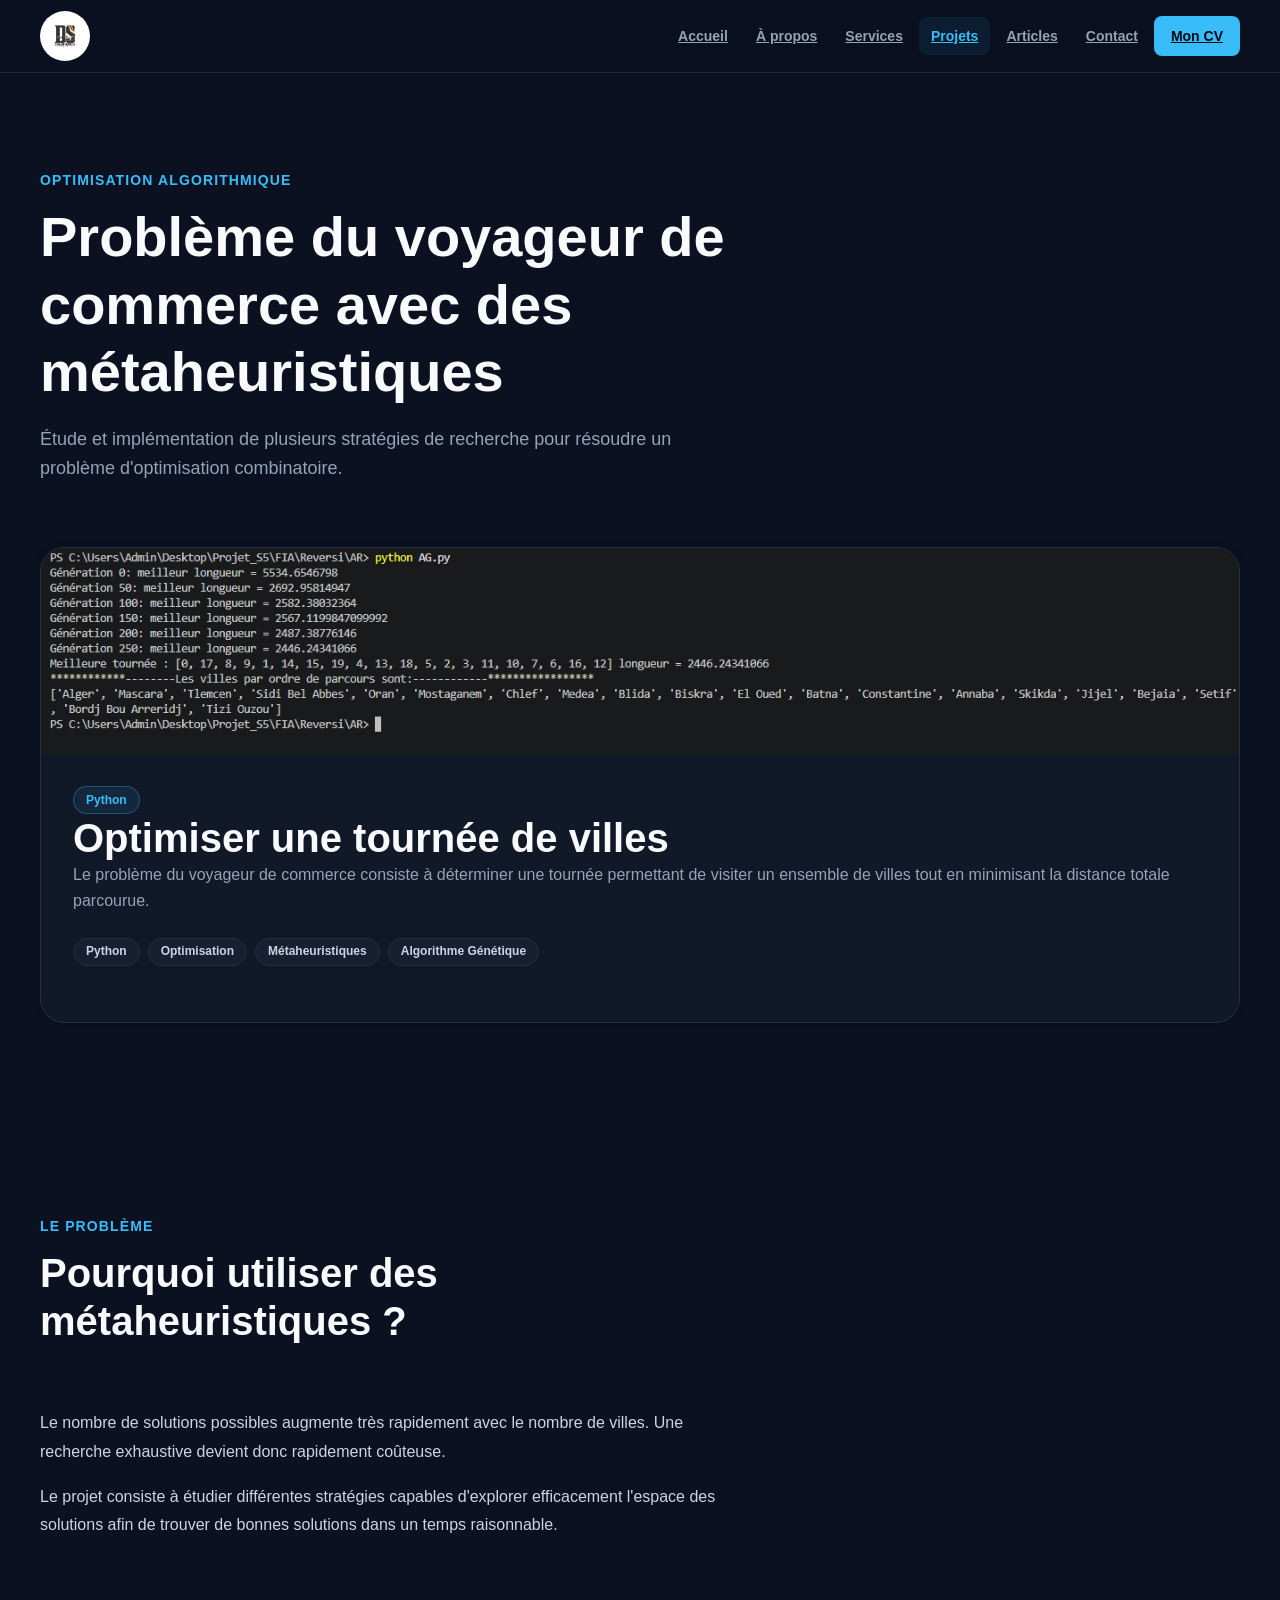
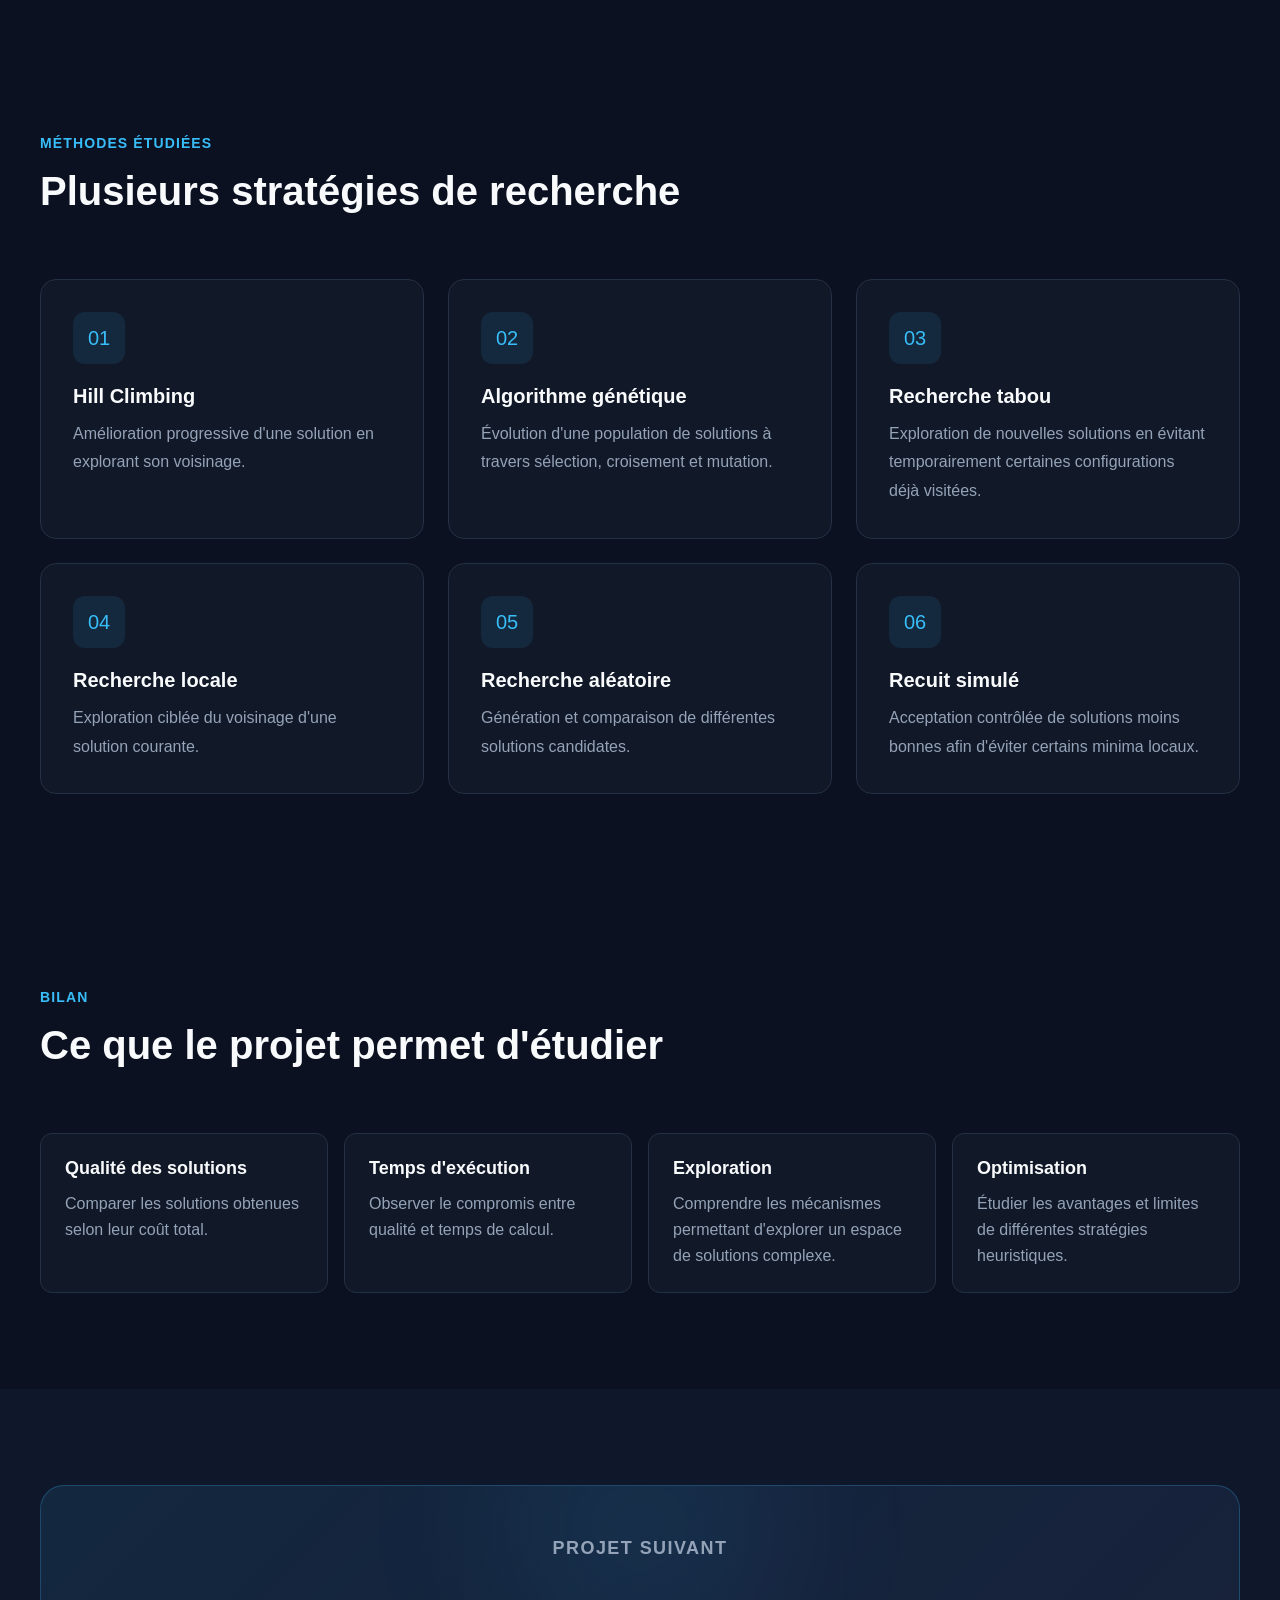
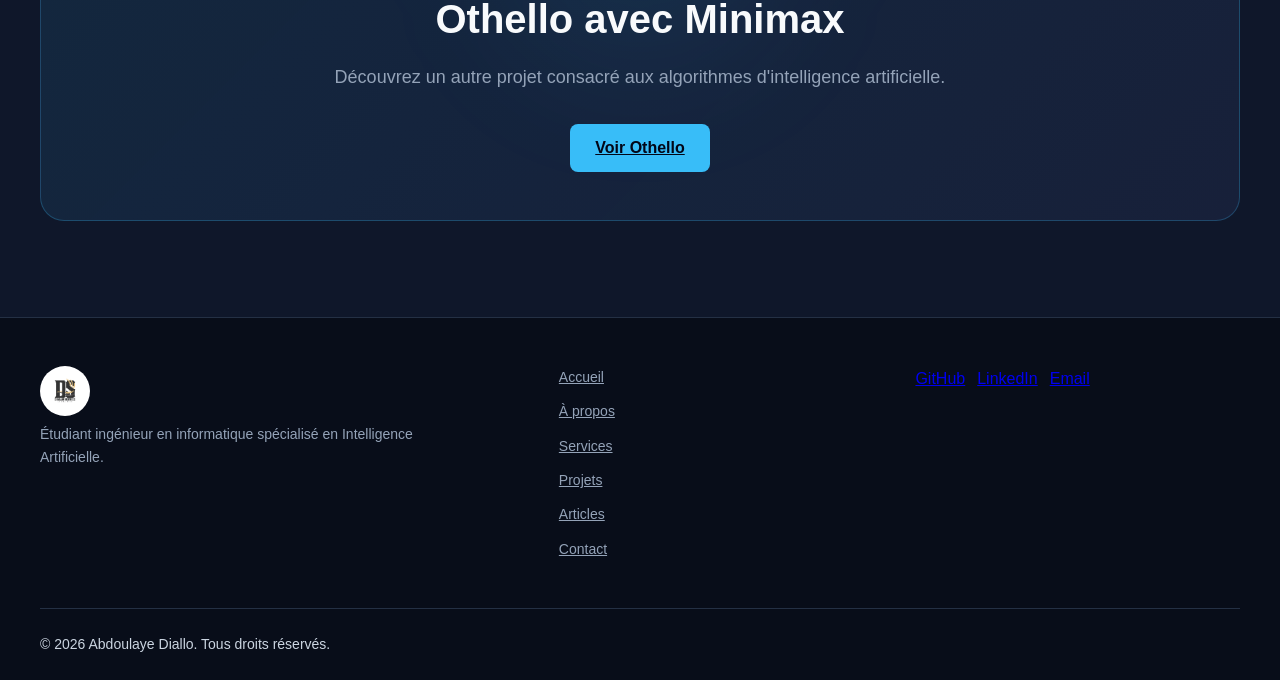
<file: projets/tsp-metaheuristiques.html>
<!DOCTYPE html>
<html lang="fr">

<head>
    <meta charset="UTF-8">
    <meta name="viewport" content="width=device-width, initial-scale=1.0">

    <meta name="description"
        content="Projet de résolution du problème du voyageur de commerce avec différentes métaheuristiques — Abdoulaye Diallo.">
    <meta name="author" content="Abdoulaye Diallo">

    <title>TSP & Métaheuristiques — Abdoulaye Diallo</title>

    <link rel="stylesheet" href="../css/variables.css">
    <link rel="stylesheet" href="../css/reset.css">
    <link rel="stylesheet" href="../css/base.css">
    <link rel="stylesheet" href="../css/components.css">
    <link rel="stylesheet" href="../css/sections.css">
    <link rel="stylesheet" href="../css/responsive.css">
</head>

<body>

    <header class="site-header">
        <nav class="navbar" id="main-navigation" aria-label="Navigation principale">
            <div class="navbar__container container">

                <a href="../index.html" class="navbar__logo">
                    <img src="../assets/images/icons/logo.png" alt="logo d'Abdoulaye Diallo" class="navbar__logo-image">
                </a>

                <button class="navbar__toggle" type="button" aria-expanded="false" aria-controls="primary-navigation"
                    aria-label="Ouvrir le menu">
                    ☰
                </button>

                <div class="navbar__menu" id="primary-navigation">

                    <a href="../index.html" class="navbar__link">
                        Accueil
                    </a>

                    <a href="../pages/a-propos.html" class="navbar__link">
                        À propos
                    </a>

                    <a href="../pages/services.html" class="navbar__link">
                        Services
                    </a>

                    <a href="../pages/projets.html" class="navbar__link is-active" aria-current="page">
                        Projets
                    </a>

                    <a href="../pages/articles.html" class="navbar__link">
                        Articles
                    </a>

                    <a href="../pages/contact.html" class="navbar__link">
                        Contact
                    </a>

                    <a href="../assets/documents/CV.pdf" class="btn btn--small btn--primary" target="_blank"
                        rel="noopener">
                        Mon CV
                    </a>

                </div>
            </div>
        </nav>
    </header>

    <main>

        <section class="section">
            <div class="container">

                <header class="section-header">
                    <p class="section-header__eyebrow">
                        Optimisation algorithmique
                    </p>

                    <h1 class="section-header__title">
                        Problème du voyageur de commerce avec des métaheuristiques
                    </h1>

                    <p class="section-header__description">
                        Étude et implémentation de plusieurs stratégies de
                        recherche pour résoudre un problème d'optimisation
                        combinatoire.
                    </p>
                </header>

                <div class="project-featured">

                    <div class="project-featured__image">
                        <img src="../assets/images/projects/tsp/AG.png" alt="Aperçu du projet TSP">
                    </div>

                    <div class="project-featured__content">

                        <span class="badge badge--primary">
                            Python
                        </span>

                        <h2>
                            Optimiser une tournée de villes
                        </h2>

                        <p>
                            Le problème du voyageur de commerce consiste à
                            déterminer une tournée permettant de visiter un
                            ensemble de villes tout en minimisant la distance
                            totale parcourue.
                        </p>

                        <div class="project-card__tags">
                            <span class="tag">Python</span>
                            <span class="tag">Optimisation</span>
                            <span class="tag">Métaheuristiques</span>
                            <span class="tag">Algorithme Génétique</span>
                        </div>

                    </div>

                </div>

            </div>
        </section>

        <section class="section section-highlight">
            <div class="container">

                <header class="section-header">
                    <p class="section-header__eyebrow">Le problème</p>
                    <h2 class="section-header__title">
                        Pourquoi utiliser des métaheuristiques ?
                    </h2>
                </header>

                <div class="about__content">

                    <p>
                        Le nombre de solutions possibles augmente très rapidement
                        avec le nombre de villes. Une recherche exhaustive devient
                        donc rapidement coûteuse.
                    </p>

                    <p>
                        Le projet consiste à étudier différentes stratégies
                        capables d'explorer efficacement l'espace des solutions
                        afin de trouver de bonnes solutions dans un temps
                        raisonnable.
                    </p>

                </div>

            </div>
        </section>

        <section class="section">
            <div class="container">

                <header class="section-header">
                    <p class="section-header__eyebrow">Méthodes étudiées</p>
                    <h2 class="section-header__title">
                        Plusieurs stratégies de recherche
                    </h2>
                </header>

                <div class="cards-grid cards-grid--3">

                    <article class="service-card">
                        <div class="service-card__icon">01</div>
                        <h3 class="service-card__title">Hill Climbing</h3>
                        <p class="service-card__description">
                            Amélioration progressive d'une solution en explorant
                            son voisinage.
                        </p>
                    </article>

                    <article class="service-card">
                        <div class="service-card__icon">02</div>
                        <h3 class="service-card__title">Algorithme génétique</h3>
                        <p class="service-card__description">
                            Évolution d'une population de solutions à travers
                            sélection, croisement et mutation.
                        </p>
                    </article>

                    <article class="service-card">
                        <div class="service-card__icon">03</div>
                        <h3 class="service-card__title">Recherche tabou</h3>
                        <p class="service-card__description">
                            Exploration de nouvelles solutions en évitant
                            temporairement certaines configurations déjà visitées.
                        </p>
                    </article>

                    <article class="service-card">
                        <div class="service-card__icon">04</div>
                        <h3 class="service-card__title">Recherche locale</h3>
                        <p class="service-card__description">
                            Exploration ciblée du voisinage d'une solution
                            courante.
                        </p>
                    </article>

                    <article class="service-card">
                        <div class="service-card__icon">05</div>
                        <h3 class="service-card__title">Recherche aléatoire</h3>
                        <p class="service-card__description">
                            Génération et comparaison de différentes solutions
                            candidates.
                        </p>
                    </article>

                    <article class="service-card">
                        <div class="service-card__icon">06</div>
                        <h3 class="service-card__title">Recuit simulé</h3>
                        <p class="service-card__description">
                            Acceptation contrôlée de solutions moins bonnes afin
                            d'éviter certains minima locaux.
                        </p>
                    </article>

                </div>

            </div>
        </section>

        <section class="section section-highlight">
            <div class="container">

                <header class="section-header">
                    <p class="section-header__eyebrow">Bilan</p>
                    <h2 class="section-header__title">
                        Ce que le projet permet d'étudier
                    </h2>
                </header>

                <div class="exploring-grid">

                    <article class="exploring-item">
                        <h3>Qualité des solutions</h3>
                        <p>
                            Comparer les solutions obtenues selon leur coût total.
                        </p>
                    </article>

                    <article class="exploring-item">
                        <h3>Temps d'exécution</h3>
                        <p>
                            Observer le compromis entre qualité et temps de calcul.
                        </p>
                    </article>

                    <article class="exploring-item">
                        <h3>Exploration</h3>
                        <p>
                            Comprendre les mécanismes permettant d'explorer un
                            espace de solutions complexe.
                        </p>
                    </article>

                    <article class="exploring-item">
                        <h3>Optimisation</h3>
                        <p>
                            Étudier les avantages et limites de différentes
                            stratégies heuristiques.
                        </p>
                    </article>

                </div>

            </div>
        </section>

        <section class="section cta">
            <div class="container cta__container">

                <div>
                    <p class="section-header__eyebrow">Projet suivant</p>
                    <h2>Othello avec Minimax</h2>
                    <p>
                        Découvrez un autre projet consacré aux algorithmes
                        d'intelligence artificielle.
                    </p>
                </div>

                <a href="othello.html" class="btn btn--primary">
                    Voir Othello
                </a>

            </div>
        </section>

    </main>

    <footer class="site-footer">

        <div class="site-footer__container container">

            <div class="site-footer__brand">
                <a href="../index.html" class="navbar__logo">
                    <img src="../assets/images/icons/logo.png" alt="logo d'Abdoulaye Diallo" class="navbar__logo-image">
                </a>

                <p>
                    Étudiant ingénieur en informatique spécialisé en
                    Intelligence Artificielle.
                </p>
            </div>

            <div class="site-footer__links">
                <a href="../index.html">Accueil</a>
                <a href="../pages/a-propos.html">À propos</a>
                <a href="../pages/services.html">Services</a>
                <a href="../pages/projets.html">Projets</a>
                <a href="../pages/articles.html">Articles</a>
                <a href="../pages/contact.html">Contact</a>
            </div>

            <div class="site-footer__socials">
                <a href="https://github.com/engineerdiallo" target="_blank" rel="noopener noreferrer">
                    GitHub
                </a>

                <a href="https://www.linkedin.com/in/engineer-diallo" target="_blank" rel="noopener noreferrer">
                    LinkedIn
                </a>

                <a href="mailto:engineerdiallo@gmail.com">
                    Email
                </a>
            </div>

        </div>

        <div class="site-footer__bottom container">
            <p>
                © <span data-current-year></span>
                Abdoulaye Diallo. Tous droits réservés.
            </p>
        </div>

    </footer>

    <script src="../js/navigation.js"></script>
    <script src="../js/projects.js"></script>
    <script src="../js/main.js"></script>

</body>

</html>
</file>
<file: css/variables.css>
:root {
    /* ========================= COULEURS ========================== */
    --color-bg: #0b1120;
    --color-bg-soft: #0f172a;

    --color-surface: #111827;
    --color-surface-soft: #172033;

    --color-primary: #38bdf8;
    --color-primary-hover: #0ea5e9;

    --color-secondary: #818cf8;
    --color-secondary-hover: #6366f1;

    --color-accent: #22d3ee;

    --color-text: #f8fafc;
    --color-text-soft: #cbd5e1;
    --color-text-muted: #94a3b8;

    --color-border: #243044;
    --color-border-light: #334155;

    --color-success: #22c55e;
    --color-error: #ef4444;


    /* =========================
        TYPOGRAPHIE
    ========================== */

    --font-primary: "Inter", "Segoe UI", Roboto, Arial, sans-serif;
    --font-heading: "Inter", "Segoe UI", Roboto, Arial, sans-serif;

    --font-size-xs: 0.75rem;
    --font-size-sm: 0.875rem;
    --font-size-md: 1rem;
    --font-size-lg: 1.125rem;
    --font-size-xl: 1.25rem;
    --font-size-2xl: 1.5rem;
    --font-size-3xl: 2rem;
    --font-size-4xl: 2.5rem;
    --font-size-5xl: 3.5rem;

    --line-height-tight: 1.2;
    --line-height-normal: 1.6;
    --line-height-relaxed: 1.8;


    /* =========================
        ESPACEMENTS
    ========================== */

    --spacing-1: 4px;
    --spacing-2: 8px;
    --spacing-3: 12px;
    --spacing-4: 16px;
    --spacing-5: 20px;
    --spacing-6: 24px;
    --spacing-8: 32px;
    --spacing-10: 40px;
    --spacing-12: 48px;
    --spacing-16: 64px;
    --spacing-20: 80px;
    --spacing-24: 96px;
    --spacing-32: 128px;


    /* =========================
        LARGEUR
    ========================== */

    --container-width: 1200px;
    --container-padding: 24px;

    --text-max-width: 720px;


    /* =========================
        BORDURES
    ========================== */

    --border-width: 1px;

    --radius-xs: 4px;
    --radius-sm: 8px;
    --radius-md: 12px;
    --radius-lg: 16px;
    --radius-xl: 24px;
    --radius-full: 9999px;


    /* =========================
        OMBRES
    ========================== */

    --shadow-sm:
        0 2px 8px rgba(0, 0, 0, 0.15);

    --shadow-md:
        0 8px 24px rgba(0, 0, 0, 0.20);

    --shadow-lg:
        0 16px 40px rgba(0, 0, 0, 0.25);


    /* =========================
        TRANSITIONS
    ========================== */

    --transition-fast: 150ms ease;
    --transition-normal: 250ms ease;
    --transition-slow: 400ms ease;


    /* =========================
        Z-INDEX
    ========================== */

    --z-base: 1;
    --z-dropdown: 100;
    --z-sticky: 500;
    --z-modal: 1000;
}
</file>
<file: css/base.css>
/* ========================= BODY ========================== */
body {
    min-height: 100vh;
    background-color: var(--color-bg);
    color: var(--color-text);

    font-family: var(--font-primary);
    font-size: var(--font-size-md);
    font-weight: 400;
    line-height: var(--line-height-normal);

    text-rendering: optimizeLegibility;
    -webkit-font-smoothing: antialiased;
}

/* ========================= TYPOGRAPHIE ========================== */
h1,
h2,
h3,
h4,
h5,
h6 {
    color: var(--color-text);
    font-family: var(--font-heading);
    font-weight: 700;
    line-height: var(--line-height-tight);
}

h1 {
    font-size: var(--font-size-5xl);
}

h2 {
    font-size: var(--font-size-4xl);
}

h3 {
    font-size: var(--font-size-2xl);
}

p {
    color: var(--color-text-soft);
}

/* ========================= LIENS ========================== */
a {
    transition: color var(--transition-normal), background-color var(--transition-normal), border-color var(--transition-normal), opacity var(--transition-normal), transform var(--transition-normal);
}

/* ========================= CONTENEUR PRINCIPAL ========================== */
.container {
    width: min(100% - (var(--container-padding) * 2), var(--container-width));
    margin-inline: auto;
}

/* ========================= SECTIONS ========================== */
.section {
    padding-block: var(--spacing-24);
}

/* ========================= EN-TÊTE DE SECTION ========================== */
.section-header {
    max-width: var(--text-max-width);
    margin-bottom: var(--spacing-12);
}

.section-header__eyebrow {
    margin-bottom: var(--spacing-3);
    color: var(--color-primary);

    font-size: var(--font-size-sm);
    font-weight: 700;
    letter-spacing: 0.08em;
    text-transform: uppercase;
}

.section-header__title {
    margin-bottom: var(--spacing-5);
}

.section-header__description {
    max-width: 680px;
    color: var(--color-text-muted);
    font-size: var(--font-size-lg);
}

/* ========================= TEXTE ========================== */
.text-link {
    display: inline-flex;
    align-items: center;
    gap: var(--spacing-2);
    color: var(--color-primary);
    font-weight: 600;
}

.text-link:hover {
    color: var(--color-primary-hover);
}

/* ========================= BOUTONS ========================== */
.btn {
    display: inline-flex;
    align-items: center;
    justify-content: center;
    gap: var(--spacing-2);
    min-height: 48px;
    padding-inline: var(--spacing-6);

    border: var(--border-width) solid transparent;
    border-radius: var(--radius-sm);

    font-size: var(--font-size-md);
    font-weight: 600;

    cursor: pointer;

    transition:
        background-color var(--transition-normal),
        border-color var(--transition-normal),
        color var(--transition-normal),
        transform var(--transition-normal),
        box-shadow var(--transition-normal);
}

.btn:hover {
    transform: translateY(-2px);
}

.btn:active {
    transform: translateY(0);
}

/* Bouton principal */
.btn--primary {
    background-color: var(--color-primary);
    color: #020617;
}

.btn--primary:hover {
    background-color: var(--color-primary-hover);
    box-shadow: var(--shadow-md);
}

/* Bouton secondaire */
.btn--secondary {
    border-color: var(--color-border-light);
    background-color: transparent;
    color: var(--color-text);
}

.btn--secondary:hover {
    border-color: var(--color-primary);
    color: var(--color-primary);
}

/* Petit bouton */
.btn--small {
    min-height: 40px;
    padding-inline: var(--spacing-4);
    font-size: var(--font-size-sm);
}

/* ========================= GRILLES GÉNÉRIQUES ========================== */
.cards-grid {
    display: grid;
    gap: var(--spacing-6);
}

.cards-grid--3 {
    grid-template-columns: repeat(3, 1fr);
}

.cards-grid--4 {
    grid-template-columns: repeat(4, 1fr);
}

/* ========================= ACCESSIBILITÉ ========================== */
a:focus-visible,
button:focus-visible,
input:focus-visible,
textarea:focus-visible,
select:focus-visible {
    outline: 2px solid var(--color-primary);
}

/* ========================= SÉLECTION DU TEXTE ========================== */
::selection {
    background-color: var(--color-primary);
    color: #020617;
}

/* ========================= ÉLÉMENTS DÉSACTIVÉS ========================== */
button:disabled,
input:disabled,
textarea:disabled,
select:disabled {
    cursor: not-allowed;
    opacity: 0.6;
}

/* ========================= RESPONSIVE DE BASE ========================== */
@media (max-width: 1024px) {
    h1 {
        font-size: var(--font-size-4xl);
    }

    h2 {
        font-size: var(--font-size-3xl);
    }

    .cards-grid--4 {
        grid-template-columns: repeat(2, 1fr);
    }
}

@media (max-width: 768px) {
    :root {
        --container-padding: 20px;
    }

    .section {
        padding-block: var(--spacing-20);
    }

    h1 {
        font-size: var(--font-size-3xl);
    }

    h2 {
        font-size: var(--font-size-2xl);
    }

    h3 {
        font-size: var(--font-size-xl);
    }

    .section-header {
        margin-bottom: var(--spacing-8);
    }

    .section-header__description {
        font-size: var(--font-size-md);
    }

    .cards-grid--3,
    .cards-grid--4 {
        grid-template-columns: 1fr;
    }
}
</file>
<file: css/components.css>
/* =========================================================
   COMPONENTS.CSS
   Composants réutilisables du portfolio
========================================================= */


/* =========================================================
   1. CARDS
========================================================= */

.card {
    padding: var(--spacing-6);

    border: var(--border-width) solid var(--color-border);
    border-radius: var(--radius-md);

    background-color: var(--color-surface);

    transition:
        transform var(--transition-normal),
        border-color var(--transition-normal),
        box-shadow var(--transition-normal);
}

.card:hover {
    transform: translateY(-4px);
    border-color: var(--color-border-light);
    box-shadow: var(--shadow-md);
}


/* =========================================================
   2. SERVICE CARD
========================================================= */

.service-card {
    height: 100%;
    padding: var(--spacing-8);

    border: var(--border-width) solid var(--color-border);
    border-radius: var(--radius-lg);

    background-color: var(--color-surface);

    transition:
        transform var(--transition-normal),
        border-color var(--transition-normal),
        box-shadow var(--transition-normal);
}

.service-card:hover {
    transform: translateY(-6px);
    border-color: var(--color-primary);
    box-shadow: var(--shadow-md);
}

.service-card__icon {
    display: flex;
    align-items: center;
    justify-content: center;

    width: 52px;
    height: 52px;
    margin-bottom: var(--spacing-5);

    border-radius: var(--radius-md);

    background-color: rgba(56, 189, 248, 0.10);
    color: var(--color-primary);

    font-size: var(--font-size-xl);
}

.service-card__title {
    margin-bottom: var(--spacing-3);

    font-size: var(--font-size-xl);
}

.service-card__description {
    color: var(--color-text-muted);
    line-height: var(--line-height-relaxed);
}


/* Service mise en avant */

.service-card--featured {
    border-color: rgba(56, 189, 248, 0.35);
}


/* =========================================================
   3. SKILL CARD
========================================================= */

.skill-card {
    padding: var(--spacing-6);

    border: var(--border-width) solid var(--color-border);
    border-radius: var(--radius-md);

    background-color: var(--color-surface);
}

.skill-card__title {
    margin-bottom: var(--spacing-5);

    font-size: var(--font-size-lg);
}

.skill-list {
    display: flex;
    flex-wrap: wrap;
    gap: var(--spacing-2);
}

.skill-list li {
    padding: 6px 10px;

    border: var(--border-width) solid var(--color-border);
    border-radius: var(--radius-full);

    background-color: var(--color-surface-soft);

    color: var(--color-text-soft);

    font-size: var(--font-size-sm);
}


/* =========================================================
   4. TAGS / BADGES
========================================================= */

.tag,
.badge {
    display: inline-flex;
    align-items: center;

    min-height: 28px;
    padding-inline: var(--spacing-3);

    border: var(--border-width) solid var(--color-border);
    border-radius: var(--radius-full);

    background-color: var(--color-surface-soft);

    color: var(--color-text-soft);

    font-size: var(--font-size-xs);
    font-weight: 600;
}

.badge--primary {
    border-color: rgba(56, 189, 248, 0.30);

    background-color: rgba(56, 189, 248, 0.10);
    color: var(--color-primary);
}


/* =========================================================
   5. PROJECT CARD
========================================================= */

.project-card {
    overflow: hidden;

    border: var(--border-width) solid var(--color-border);
    border-radius: var(--radius-lg);

    background-color: var(--color-surface);

    transition:
        transform var(--transition-normal),
        border-color var(--transition-normal),
        box-shadow var(--transition-normal);
}

.project-card:hover {
    transform: translateY(-6px);

    border-color: var(--color-border-light);

    box-shadow: var(--shadow-md);
}

.project-card__image {
    aspect-ratio: 16 / 9;

    overflow: hidden;

    background-color: var(--color-surface-soft);
}

.project-card__image img {
    width: 100%;
    height: 100%;

    object-fit: unset;

    transition: transform var(--transition-slow);
}

.project-card:hover .project-card__image img {
    transform: scale(1.04);
}

.project-card__content {
    padding: var(--spacing-6);
}

.project-card__category {
    margin-bottom: var(--spacing-2);

    color: var(--color-primary);

    font-size: var(--font-size-xs);
    font-weight: 700;

    letter-spacing: 0.08em;
    text-transform: uppercase;
}

.project-card__title {
    margin-bottom: var(--spacing-3);

    font-size: var(--font-size-xl);
}

.project-card__description {
    margin-bottom: var(--spacing-5);

    color: var(--color-text-muted);
}

.project-card__tags {
    display: flex;
    flex-wrap: wrap;
    gap: var(--spacing-2);
}


/* =========================================================
   6. PROJECT FEATURED
========================================================= */

.project-featured {
    display: grid;
    overflow: hidden;

    border: var(--border-width) solid var(--color-border);
    border-radius: var(--radius-xl);

    background-color: var(--color-surface);

    box-shadow: var(--shadow-sm);
}

.project-featured__image {
    min-height: 280px;
    overflow: hidden;

    background-color: var(--color-surface-soft);
}

.project-featured__image img {
    width: 100%;
    height: 100%;

    object-fit: cover;
}

.project-featured__content {
    padding: var(--spacing-8);
}

.project-featured__content h3 {
    margin-bottom: var(--spacing-4);
}

.project-featured__content p {
    margin-bottom: var(--spacing-6);

    color: var(--color-text-muted);
}

.project-featured__content .project-card__tags {
    margin-bottom: var(--spacing-6);
}


/* =========================================================
   7. SOCIAL LINKS
========================================================= */

.social-links {
    display: flex;
    align-items: center;
    flex-wrap: wrap;
    gap: var(--spacing-3);
}

.social-link {
    display: inline-flex;
    align-items: center;
    justify-content: center;

    min-width: 42px;
    min-height: 42px;
    padding-inline: var(--spacing-3);

    border: var(--border-width) solid var(--color-border);
    border-radius: var(--radius-sm);

    color: var(--color-text-soft);

    transition:
        color var(--transition-normal),
        border-color var(--transition-normal),
        background-color var(--transition-normal),
        transform var(--transition-normal);
}

.social-link:hover {
    transform: translateY(-2px);

    border-color: var(--color-primary);

    background-color: rgba(56, 189, 248, 0.08);

    color: var(--color-primary);
}


/* =========================================================
   8. CONTACT LINKS
========================================================= */

.contact-links {
    display: flex;
    flex-direction: column;
    gap: var(--spacing-4);
}

.contact-link {
    display: flex;
    align-items: center;
    gap: var(--spacing-4);

    padding: var(--spacing-4);

    border: var(--border-width) solid var(--color-border);
    border-radius: var(--radius-md);

    background-color: var(--color-surface);

    color: var(--color-text-soft);

    transition:
        border-color var(--transition-normal),
        background-color var(--transition-normal),
        transform var(--transition-normal);
}

.contact-link:hover {
    transform: translateX(4px);

    border-color: var(--color-primary);

    background-color: var(--color-surface-soft);
}

.contact-link__icon {
    display: flex;
    align-items: center;
    justify-content: center;

    flex-shrink: 0;

    width: 42px;
    height: 42px;

    border-radius: var(--radius-sm);

    background-color: rgba(56, 189, 248, 0.10);

    color: var(--color-primary);
}

.contact-link__content {
    display: flex;
    flex-direction: column;
    gap: 2px;
}

.contact-link__label {
    color: var(--color-text-muted);

    font-size: var(--font-size-xs);
    font-weight: 600;
}

.contact-link__value {
    color: var(--color-text);
    font-weight: 500;
}


/* =========================================================
   9. FORMULAIRE
========================================================= */

.form-group {
    display: flex;
    flex-direction: column;
    gap: var(--spacing-2);
}

.form-group label {
    color: var(--color-text);

    font-size: var(--font-size-sm);
    font-weight: 600;
}

.form-group input,
.form-group textarea,
.form-group select {
    width: 100%;
    padding: 13px 14px;

    border: var(--border-width) solid var(--color-border);
    border-radius: var(--radius-sm);

    background-color: var(--color-surface);

    color: var(--color-text);

    font-size: var(--font-size-md);

    transition:
        border-color var(--transition-normal),
        box-shadow var(--transition-normal),
        background-color var(--transition-normal);
}

.form-group input::placeholder,
.form-group textarea::placeholder {
    color: var(--color-text-muted);
}

.form-group input:focus,
.form-group textarea:focus,
.form-group select:focus {
    border-color: var(--color-primary);

    background-color: var(--color-surface-soft);

    box-shadow: 0 0 0 3px rgba(56, 189, 248, 0.10);

    outline: none;
}

.form-group textarea {
    min-height: 150px;
}


/* =========================================================
   10. MESSAGE DE STATUT
========================================================= */

.contact-form__status {
    display: none;

    padding: var(--spacing-4);

    border-radius: var(--radius-sm);

    font-size: var(--font-size-sm);
}

.contact-form__status.is-visible {
    display: block;
}

.contact-form__status--success {
    border: var(--border-width) solid rgba(34, 197, 94, 0.30);

    background-color: rgba(34, 197, 94, 0.08);

    color: var(--color-success);
}

.contact-form__status--error {
    border: var(--border-width) solid rgba(239, 68, 68, 0.30);

    background-color: rgba(239, 68, 68, 0.08);

    color: var(--color-error);
}


/* =========================================================
   11. TIMELINE
========================================================= */

.timeline {
    position: relative;

    display: flex;
    flex-direction: column;
    gap: var(--spacing-8);
}

.timeline__item {
    position: relative;

    display: grid;
    grid-template-columns: 24px 1fr;
    gap: var(--spacing-4);
}

.timeline__marker {
    position: relative;

    display: flex;
    justify-content: center;

    width: 24px;
}

.timeline__marker::before {
    content: "";

    width: 12px;
    height: 12px;

    margin-top: 6px;

    border: 3px solid var(--color-bg);

    border-radius: var(--radius-full);

    background-color: var(--color-primary);

    box-shadow: 0 0 0 2px var(--color-primary);
}

.timeline__item:not(:last-child) .timeline__marker::after {
    content: "";

    position: absolute;

    top: 22px;
    bottom: -40px;

    width: 1px;

    background-color: var(--color-border);
}

.timeline__content {
    padding-bottom: var(--spacing-2);
}

.timeline__period {
    display: inline-block;

    margin-bottom: var(--spacing-2);

    color: var(--color-primary);

    font-size: var(--font-size-sm);
    font-weight: 600;
}


/* =========================================================
   12. EXPLORING ITEMS
========================================================= */

.exploring-item {
    padding: var(--spacing-6);

    border: var(--border-width) solid var(--color-border);
    border-radius: var(--radius-md);

    background-color: var(--color-surface);

    transition:
        border-color var(--transition-normal),
        transform var(--transition-normal);
}

.exploring-item:hover {
    transform: translateY(-3px);

    border-color: var(--color-secondary);
}

.exploring-item h3 {
    margin-bottom: var(--spacing-3);

    font-size: var(--font-size-lg);
}

.exploring-item p {
    color: var(--color-text-muted);
}


/* =========================================================
   13. SEPARATOR
========================================================= */

.divider {
    width: 100%;
    height: 1px;

    background-color: var(--color-border);
}


/* =========================================================
   14. UTILITAIRES
========================================================= */

.visually-hidden {
    position: absolute !important;

    width: 1px !important;
    height: 1px !important;

    padding: 0 !important;
    margin: -1px !important;

    overflow: hidden !important;

    clip: rect(0, 0, 0, 0) !important;

    white-space: nowrap !important;

    border: 0 !important;
}

.is-hidden {
    display: none !important;
}

.is-visible {
    display: block !important;
}

/* =========================================================
   ERREUR DE FORMULAIRE
=========================================================== */

.form-error {
    display: block;

    margin-top: var(--spacing-1);

    color: var(--color-error);

    font-size: var(--font-size-xs);
    line-height: var(--line-height-normal);
}

.form-group input[aria-invalid="true"],
.form-group textarea[aria-invalid="true"],
.form-group select[aria-invalid="true"] {
    border-color: var(--color-error);
}


.form-group input[aria-invalid="true"]:focus,
.form-group textarea[aria-invalid="true"]:focus,
.form-group select[aria-invalid="true"]:focus {
    box-shadow: 0 0 0 3px rgba(239, 68, 68, 0.10);
}

/* ===============================================
   ANIMATION D'APPARITION
================================================= */

.js-enabled .reveal {
    opacity: 0;
    transform: translateY(20px);

    transition:
        opacity 600ms ease,
        transform 600ms ease;
}

.js-enabled .reveal.is-visible {
    opacity: 1;
    transform: translateY(0);
}


/* ==========================================================
   ERREUR DE CHARGEMENT D'IMAGE
============================================================= */

.image-error {
    opacity: 0.5;
}


/* ==========================================================
   CSS — statuts Formspree
============================================================= */

.contact-form__status[data-fs-success] {
    display: block;
    margin-top: var(--spacing-2);
}

.contact-form__status[data-fs-error] {
    display: block;
    margin-top: var(--spacing-2);
}

/* ==========================================================
   CSS du honeypot anti-spam
============================================================= */

.form-honeypot {
    position: absolute;
    left: -9999px;
    width: 1px;
    height: 1px;
    overflow: hidden;
}
</file>
<file: css/sections.css>
/* =========================================================
   SECTIONS.CSS
   Mise en page et identité visuelle des grandes sections
========================================================= */


/* =========================================================
   1. HEADER / NAVIGATION
========================================================= */

.site-header {
    position: sticky;
    top: 0;
    z-index: var(--z-sticky);

    border-bottom: var(--border-width) solid rgba(36, 48, 68, 0.75);

    background-color: rgba(11, 17, 32, 0.88);

    backdrop-filter: blur(14px);
    -webkit-backdrop-filter: blur(14px);
}

.navbar {
    min-height: 72px;
}

.navbar__container {
    display: flex;
    align-items: center;
    justify-content: space-between;

    min-height: 72px;
}

.navbar__logo {
    display: inline-flex;
    align-items: center;

    color: var(--color-text);

    font-size: var(--font-size-lg);
    font-weight: 800;
    letter-spacing: -0.02em;
}

.navbar__logo-image {
    width: 50px;
    height: 50px;

    margin-right: var(--spacing-2);

    border-radius: var(--radius-full);
}


.navbar__toggle {
    display: inline-flex;
    align-items: center;
    justify-content: center;

    width: 44px;
    height: 44px;

    border: var(--border-width) solid var(--color-border);
    border-radius: var(--radius-sm);

    color: var(--color-text);

    transition:
        border-color var(--transition-normal),
        color var(--transition-normal),
        background-color var(--transition-normal);
}

.navbar__toggle:hover {
    border-color: var(--color-primary);
    color: var(--color-primary);
    background-color: rgba(56, 189, 248, 0.06);
}

.navbar__menu {
    display: none;
}

.navbar__menu.is-open {
    display: flex;
    flex-direction: column;
    gap: var(--spacing-2);
}

.navbar__link {
    display: block;

    padding: var(--spacing-3) var(--spacing-4);

    border-radius: var(--radius-sm);

    color: var(--color-text-muted);

    font-size: var(--font-size-sm);
    font-weight: 600;
}

.navbar__link:hover,
.navbar__link.is-active {
    background-color: rgba(56, 189, 248, 0.08);
    color: var(--color-primary);
}


/* =========================================================
   2. HERO
========================================================= */

.hero {
    position: relative;

    overflow: hidden;

    min-height: calc(100vh - 72px);

    display: flex;
    align-items: center;

    padding-block: var(--spacing-20);
}

.hero::before {
    content: "";

    position: absolute;

    top: -180px;
    right: -180px;

    width: 420px;
    height: 420px;

    border-radius: var(--radius-full);

    background: rgba(56, 189, 248, 0.08);

    filter: blur(80px);

    pointer-events: none;
}

.hero::after {
    content: "";

    position: absolute;

    bottom: -220px;
    left: -180px;

    width: 420px;
    height: 420px;

    border-radius: var(--radius-full);

    background: rgba(129, 140, 248, 0.07);

    filter: blur(90px);

    pointer-events: none;
}

.hero__container {
    position: relative;
    z-index: 1;

    display: grid;
    gap: var(--spacing-12);

    align-items: center;
}

.hero__content {
    max-width: 720px;
}

.hero__eyebrow {
    display: inline-flex;

    margin-bottom: var(--spacing-4);

    color: var(--color-primary);

    font-size: var(--font-size-sm);
    font-weight: 700;

    letter-spacing: 0.08em;
    text-transform: uppercase;
}

.hero__title {
    margin-bottom: var(--spacing-5);

    max-width: 850px;

    font-size: clamp(2.5rem,
            8vw,
            4.5rem);

    letter-spacing: -0.04em;
}

.hero__subtitle {
    margin-bottom: var(--spacing-5);

    color: var(--color-text-soft);

    font-size: clamp(1.2rem,
            3vw,
            1.6rem);

    font-weight: 600;
}

.hero__description {
    max-width: 680px;

    margin-bottom: var(--spacing-6);

    color: var(--color-text-muted);

    font-size: var(--font-size-lg);
    line-height: var(--line-height-relaxed);
}

.hero__skills {
    display: flex;
    flex-wrap: wrap;
    gap: var(--spacing-2);

    margin-bottom: var(--spacing-8);
}

.hero__skills span {
    padding: 7px 12px;

    border: var(--border-width) solid var(--color-border);

    border-radius: var(--radius-full);

    background-color: var(--color-surface);

    color: var(--color-text-soft);

    font-size: var(--font-size-sm);
    font-weight: 600;
}

.hero__actions {
    display: flex;
    flex-wrap: wrap;
    gap: var(--spacing-3);

    margin-bottom: var(--spacing-6);
}

.hero__socials {
    display: flex;
    flex-wrap: wrap;
    gap: var(--spacing-3);
}

.hero__visual {
    display: flex;
    justify-content: center;
}

.hero__image-wrapper {
    position: relative;

    width: min(100%, 420px);

    aspect-ratio: 1;

    padding: var(--spacing-3);

    border: var(--border-width) solid var(--color-border);

    border-radius: var(--radius-xl);

    background:
        linear-gradient(145deg,
            rgba(56, 189, 248, 0.12),
            rgba(129, 140, 248, 0.08));

    box-shadow: var(--shadow-lg);
}

.hero__image-wrapper::before {
    content: "";

    position: absolute;

    inset: 12px;

    border: 1px solid rgba(56, 189, 248, 0.18);

    border-radius: calc(var(--radius-xl) - 6px);

    pointer-events: none;
}

.hero__image {
    width: 100%;
    height: 100%;

    border-radius: calc(var(--radius-xl) - 6px);

    object-fit: cover;
}


/* =========================================================
   3. WHAT I DO
========================================================= */

.what-i-do {
    background-color: var(--color-bg-soft);
}

.what-i-do .service-card {
    background-color: var(--color-surface);
}


/* =========================================================
   4. ABOUT
========================================================= */

.about {
    background-color: var(--color-bg);
}

.about__container {
    display: grid;
    gap: var(--spacing-12);

    align-items: center;
}

.about__image {
    overflow: hidden;

    border: var(--border-width) solid var(--color-border);

    border-radius: var(--radius-xl);

    background-color: var(--color-surface);
}

.about__image img {
    width: 100%;
    aspect-ratio: 4 / 5;

    object-fit: cover;
}

.about__content {
    max-width: 680px;
}

.about__content p+p {
    margin-top: var(--spacing-4);
}

.about__content p {
    color: var(--color-text-soft);
    line-height: var(--line-height-relaxed);
}

.about__content .btn {
    margin-top: var(--spacing-6);
}


/* =========================================================
   5. SKILLS
========================================================= */

.skills {
    background-color: var(--color-bg-soft);
}

.skills-grid {
    display: grid;
    grid-template-columns: 1fr;
    gap: var(--spacing-6);
}

.skills .skill-card {
    height: 100%;
}


/* =========================================================
   6. SERVICES
========================================================= */

.services {
    background-color: var(--color-bg);
}

.services .cards-grid {
    align-items: stretch;
}


/* =========================================================
   7. PROJECTS
========================================================= */

.projects {
    background-color: var(--color-bg-soft);
}

.projects .project-featured {
    margin-bottom: var(--spacing-8);
}

.projects-grid {
    display: grid;
    grid-template-columns: 1fr;

    gap: var(--spacing-6);
}

.projects__footer {
    display: flex;
    justify-content: center;

    margin-top: var(--spacing-10);
}


/* =========================================================
   8. JOURNEY / PARCOURS
========================================================= */

.journey {
    background-color: var(--color-bg);
}

.journey .section-header {
    margin-bottom: var(--spacing-12);
}


/* =========================================================
   9. EXPLORING
========================================================= */

.exploring {
    background-color: var(--color-bg-soft);
}

.exploring-grid {
    display: grid;
    grid-template-columns: 1fr;

    gap: var(--spacing-4);
}


/* =========================================================
   10. GOALS
========================================================= */

.goals {
    background-color: var(--color-bg);
}

.goals__container {
    display: grid;
    gap: var(--spacing-8);

    align-items: center;

    padding: var(--spacing-8);

    border: var(--border-width) solid var(--color-border);

    border-radius: var(--radius-xl);

    background:
        linear-gradient(145deg,
            var(--color-surface),
            var(--color-surface-soft));
}

.goals__content {
    max-width: 720px;
}

.goals__content p {
    color: var(--color-text-soft);
    line-height: var(--line-height-relaxed);
}

.goals__content p+p {
    margin-top: var(--spacing-4);
}


/* =========================================================
   11. CTA
========================================================= */

.cta {
    background-color: var(--color-bg-soft);
}

.cta__container {
    position: relative;

    overflow: hidden;

    padding: var(--spacing-12) var(--spacing-8);

    border: var(--border-width) solid rgba(56, 189, 248, 0.25);

    border-radius: var(--radius-xl);

    background:
        linear-gradient(135deg,
            rgba(56, 189, 248, 0.10),
            rgba(129, 140, 248, 0.08));

    text-align: center;
}

.cta__container::before {
    content: "";

    position: absolute;

    top: -100px;
    left: 50%;

    width: 280px;
    height: 280px;

    border-radius: var(--radius-full);

    background: rgba(56, 189, 248, 0.08);

    filter: blur(70px);

    transform: translateX(-50%);

    pointer-events: none;
}

.cta__container>* {
    position: relative;
    z-index: 1;
}

.cta__container h2 {
    max-width: 700px;

    margin-inline: auto;
    margin-bottom: var(--spacing-5);
}

.cta__container p {
    max-width: 680px;

    margin-inline: auto;
    margin-bottom: var(--spacing-8);

    color: var(--color-text-muted);

    font-size: var(--font-size-lg);
}

.cta__container .btn {
    margin-inline: var(--spacing-1);
}


/* =========================================================
   12. CONTACT
========================================================= */

.contact {
    background-color: var(--color-bg);
}

.contact__container {
    display: grid;
    gap: var(--spacing-12);
}

.contact__intro {
    max-width: 680px;
}

.contact__intro p {
    color: var(--color-text-soft);
    line-height: var(--line-height-relaxed);
}

.contact__links {
    margin-top: var(--spacing-8);
}

.contact-form {
    display: flex;
    flex-direction: column;
    gap: var(--spacing-5);

    padding: var(--spacing-8);

    border: var(--border-width) solid var(--color-border);

    border-radius: var(--radius-lg);

    background-color: var(--color-surface);
}

.contact-form .btn {
    width: 100%;
    margin-top: var(--spacing-2);
}


/* =========================================================
   13. FOOTER
========================================================= */

.site-footer {
    border-top: var(--border-width) solid var(--color-border);

    background-color: #080d19;
}

.site-footer__container {
    display: grid;
    gap: var(--spacing-8);

    padding-block: var(--spacing-12);
}

.site-footer__brand {
    max-width: 420px;
}

.site-footer__brand h2 {
    margin-bottom: var(--spacing-3);

    font-size: var(--font-size-xl);
}

.site-footer__brand p {
    color: var(--color-text-muted);

    font-size: var(--font-size-sm);
}

.site-footer__links {
    display: flex;
    flex-direction: column;
    gap: var(--spacing-3);
}

.site-footer__links a {
    color: var(--color-text-muted);

    font-size: var(--font-size-sm);
}

.site-footer__links a:hover {
    color: var(--color-primary);
}

.site-footer__socials {
    display: flex;
    flex-wrap: wrap;
    gap: var(--spacing-3);
}

.site-footer__bottom {
    display: flex;
    flex-direction: column;
    gap: var(--spacing-3);

    padding-block: var(--spacing-6);

    border-top: var(--border-width) solid var(--color-border);

    color: var(--color-text-muted);

    font-size: var(--font-size-sm);
}

.site-footer__bottom a:hover {
    color: var(--color-primary);
}


/* =========================================================
   14. ÉTATS / ÉLÉMENTS VISUELS
========================================================= */

.section--highlight {
    position: relative;

    overflow: hidden;
}

.section--highlight::before {
    content: "";

    position: absolute;

    top: 0;
    left: 0;

    width: 100%;
    height: 1px;

    background:
        linear-gradient(90deg,
            transparent,
            rgba(56, 189, 248, 0.35),
            transparent);
}


/* =========================================================
   15. RESPONSIVE LOCAL AUX SECTIONS
========================================================= */

@media (min-width: 768px) {

    .hero__container {
        grid-template-columns: minmax(0, 1.2fr) minmax(320px, 0.8fr);
    }

    .about__container {
        grid-template-columns: minmax(280px, 0.8fr) minmax(0, 1.2fr);
    }

    .skills-grid {
        grid-template-columns: repeat(2, 1fr);
    }

    .projects-grid {
        grid-template-columns: repeat(2, 1fr);
    }

    .exploring-grid {
        grid-template-columns: repeat(2, 1fr);
    }

    .goals__container {
        padding: var(--spacing-12);
    }

    .contact__container {
        grid-template-columns: minmax(0, 0.9fr) minmax(0, 1.1fr);
    }

    .site-footer__container {
        grid-template-columns: 1.5fr 1fr 1fr;
        align-items: start;
    }

    .site-footer__bottom {
        flex-direction: row;
        justify-content: space-between;
        align-items: center;
    }
}


@media (min-width: 1024px) {

    .navbar__toggle {
        display: none;
    }

    .navbar__menu {
        display: flex;
        align-items: center;
        gap: var(--spacing-1);
    }

    .navbar__link {
        padding: var(--spacing-2) var(--spacing-3);
    }

    .hero {
        padding-block: var(--spacing-24);
    }

    .project-featured {
        grid-template-columns: minmax(0, 1.1fr) minmax(0, 0.9fr);
    }

    .project-featured__image {
        min-height: 100%;
    }

    .services .cards-grid--3 {
        grid-template-columns: repeat(3, 1fr);
    }

    .exploring-grid {
        grid-template-columns: repeat(4, 1fr);
    }
}


@media (max-width: 767px) {

    .hero__actions {
        flex-direction: column;
        align-items: stretch;
    }

    .hero__actions .btn {
        width: 100%;
    }

    .hero__socials {
        justify-content: flex-start;
    }

    .project-featured__content {
        padding: var(--spacing-6);
    }

    .goals__container {
        padding: var(--spacing-6);
    }

    .cta__container {
        padding: var(--spacing-10) var(--spacing-5);
    }

    .contact-form {
        padding: var(--spacing-6);
    }
}
</file>
<file: css/responsive.css>
/* =========================================================
   RESPONSIVE.CSS
   Adaptation du portfolio aux différentes tailles d'écran
========================================================= */


/* =========================================================
   1. PETITS ÉCRANS — MOBILE
   Jusqu'à 480px
========================================================= */

@media (max-width: 480px) {

    :root {
        --container-padding: 16px;
    }


    /* -----------------------------------------------------
       TYPOGRAPHIE
    ----------------------------------------------------- */

    .hero__title {
        font-size: 2.35rem;
        line-height: 1.12;
    }

    .hero__subtitle {
        font-size: 1.1rem;
    }

    .hero__description {
        font-size: var(--font-size-md);
    }


    /* -----------------------------------------------------
       HERO
    ----------------------------------------------------- */

    .hero {
        min-height: auto;
        padding-block: var(--spacing-16);
    }

    .hero__skills {
        gap: var(--spacing-2);
    }

    .hero__skills span {
        padding: 6px 10px;
        font-size: var(--font-size-xs);
    }

    .hero__image-wrapper {
        width: min(100%, 300px);
    }


    /* -----------------------------------------------------
       SECTIONS
    ----------------------------------------------------- */

    .section {
        padding-block: var(--spacing-16);
    }

    .section-header__title {
        margin-bottom: var(--spacing-4);
    }

    .section-header__description {
        font-size: var(--font-size-sm);
    }


    /* -----------------------------------------------------
       BOUTONS
    ----------------------------------------------------- */

    .btn {
        min-height: 46px;
        padding-inline: var(--spacing-5);
    }


    /* -----------------------------------------------------
       CARTES
    ----------------------------------------------------- */

    .service-card,
    .skill-card,
    .exploring-item {
        padding: var(--spacing-5);
    }

    .project-card__content {
        padding: var(--spacing-5);
    }


    /* -----------------------------------------------------
       ABOUT
    ----------------------------------------------------- */

    .about__image img {
        aspect-ratio: 1 / 1;
    }


    /* -----------------------------------------------------
       PROJECT FEATURED
    ----------------------------------------------------- */

    .project-featured__image {
        min-height: 200px;
    }

    .project-featured__content {
        padding: var(--spacing-5);
    }


    /* -----------------------------------------------------
       TIMELINE
    ----------------------------------------------------- */

    .timeline__item {
        grid-template-columns: 20px 1fr;
        gap: var(--spacing-3);
    }

    .timeline__marker {
        width: 20px;
    }


    /* -----------------------------------------------------
       GOALS
    ----------------------------------------------------- */

    .goals__container {
        padding: var(--spacing-5);
    }


    /* -----------------------------------------------------
       CTA
    ----------------------------------------------------- */

    .cta__container {
        padding: var(--spacing-8) var(--spacing-5);
        border-radius: var(--radius-lg);
    }

    .cta__container p {
        font-size: var(--font-size-md);
    }

    .cta__container .btn {
        width: 100%;
        margin: var(--spacing-1) 0;
    }


    /* -----------------------------------------------------
       CONTACT
    ----------------------------------------------------- */

    .contact-form {
        padding: var(--spacing-5);
    }

    .contact-link {
        padding: var(--spacing-3);
    }

    .contact-link__value {
        overflow-wrap: anywhere;
        word-break: break-word;
    }


    /* -----------------------------------------------------
       FOOTER
    ----------------------------------------------------- */

    .site-footer__container {
        padding-block: var(--spacing-10);
    }
}


/* =========================================================
   2. MOBILE LARGE
   481px → 767px
========================================================= */

@media (min-width: 481px) and (max-width: 767px) {

    .hero {
        padding-block: var(--spacing-20);
    }

    .hero__image-wrapper {
        width: min(100%, 360px);
    }

    .project-featured__image {
        min-height: 260px;
    }
}


/* =========================================================
   3. TABLETTES
   768px → 1023px
========================================================= */

@media (min-width: 768px) and (max-width: 1023px) {

    :root {
        --container-padding: 24px;
    }


    /* -----------------------------------------------------
       NAVIGATION
    ----------------------------------------------------- */

    .navbar__container {
        position: relative;
    }

    .navbar__menu.is-open {
        position: absolute;

        top: calc(100% + 1px);
        left: 0;
        right: 0;

        padding: var(--spacing-4);

        border: var(--border-width) solid var(--color-border);
        border-top: 0;

        background-color: var(--color-surface);

        box-shadow: var(--shadow-md);
    }


    /* -----------------------------------------------------
       HERO
    ----------------------------------------------------- */

    .hero {
        min-height: auto;
        padding-block: var(--spacing-20);
    }

    .hero__container {
        grid-template-columns: minmax(0, 1fr) minmax(260px, 0.7fr);
        gap: var(--spacing-8);
    }

    .hero__title {
        font-size: clamp(2.5rem, 6vw, 3.5rem);
    }

    .hero__image-wrapper {
        width: min(100%, 340px);
    }


    /* -----------------------------------------------------
       ABOUT
    ----------------------------------------------------- */

    .about__container {
        grid-template-columns: minmax(240px, 0.7fr) minmax(0, 1.3fr);
        gap: var(--spacing-8);
    }


    /* -----------------------------------------------------
       PROJECTS
    ----------------------------------------------------- */

    .project-featured {
        grid-template-columns: 1fr;
    }

    .project-featured__image {
        min-height: 320px;
    }


    /* -----------------------------------------------------
       CONTACT
    ----------------------------------------------------- */

    .contact__container {
        grid-template-columns: 1fr;
    }

    .contact-form {
        max-width: 760px;
    }
}


/* =========================================================
   4. DESKTOP
   1024px → 1279px
========================================================= */

@media (min-width: 1024px) and (max-width: 1279px) {

    .navbar__menu {
        gap: 0;
    }

    .navbar__link {
        padding-inline: var(--spacing-2);
        font-size: var(--font-size-xs);
    }

    .hero__container {
        gap: var(--spacing-10);
    }

    .hero__title {
        font-size: clamp(3rem, 5vw, 4rem);
    }
}


/* =========================================================
   5. GRANDS ÉCRANS
   À partir de 1280px
========================================================= */

@media (min-width: 1280px) {

    .hero__container {
        gap: var(--spacing-16);
    }

    .hero__image-wrapper {
        width: 440px;
    }

    .section-header {
        margin-bottom: var(--spacing-16);
    }

    .project-card__content {
        padding: var(--spacing-8);
    }
}


/* =========================================================
   6. TRÈS GRANDS ÉCRANS
   À partir de 1440px
========================================================= */

@media (min-width: 1440px) {

    :root {
        --container-width: 1280px;
    }

    .hero {
        min-height: calc(100vh - 72px);
    }

    .hero__title {
        font-size: 4.5rem;
    }
}


/* =========================================================
   7. ACCESSIBILITÉ — RÉDUCTION DES ANIMATIONS
========================================================= */

@media (prefers-reduced-motion: reduce) {

    .btn:hover,
    .card:hover,
    .service-card:hover,
    .project-card:hover,
    .exploring-item:hover,
    .contact-link:hover,
    .social-link:hover {
        transform: none;
    }

    .project-card:hover .project-card__image img {
        transform: none;
    }
}


/* =========================================================
   8. ÉCRANS TRÈS PETITS / HAUTEUR LIMITÉE
========================================================= */

@media (max-height: 600px) and (orientation: landscape) {

    .hero {
        min-height: auto;
        padding-block: var(--spacing-12);
    }

    .hero__container {
        gap: var(--spacing-8);
    }

    .hero__image-wrapper {
        width: min(100%, 260px);
    }
}
</file>
